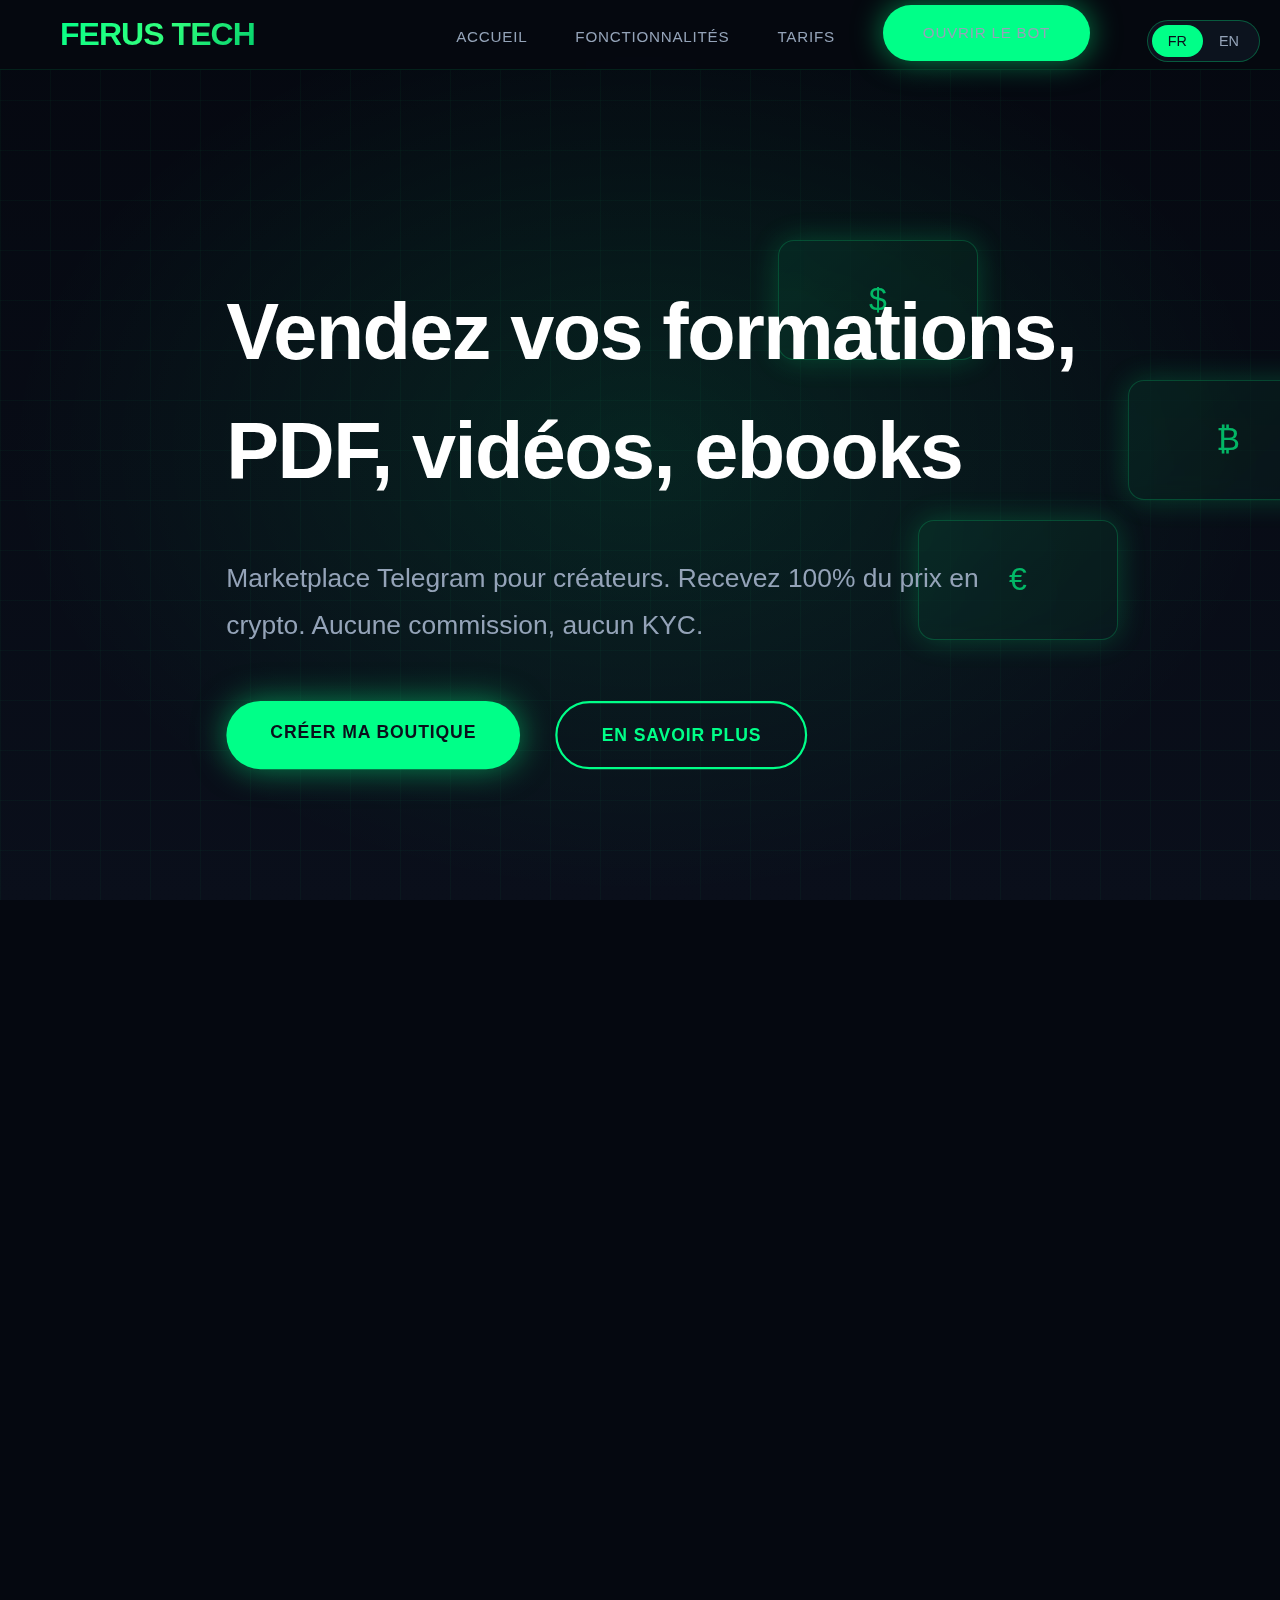
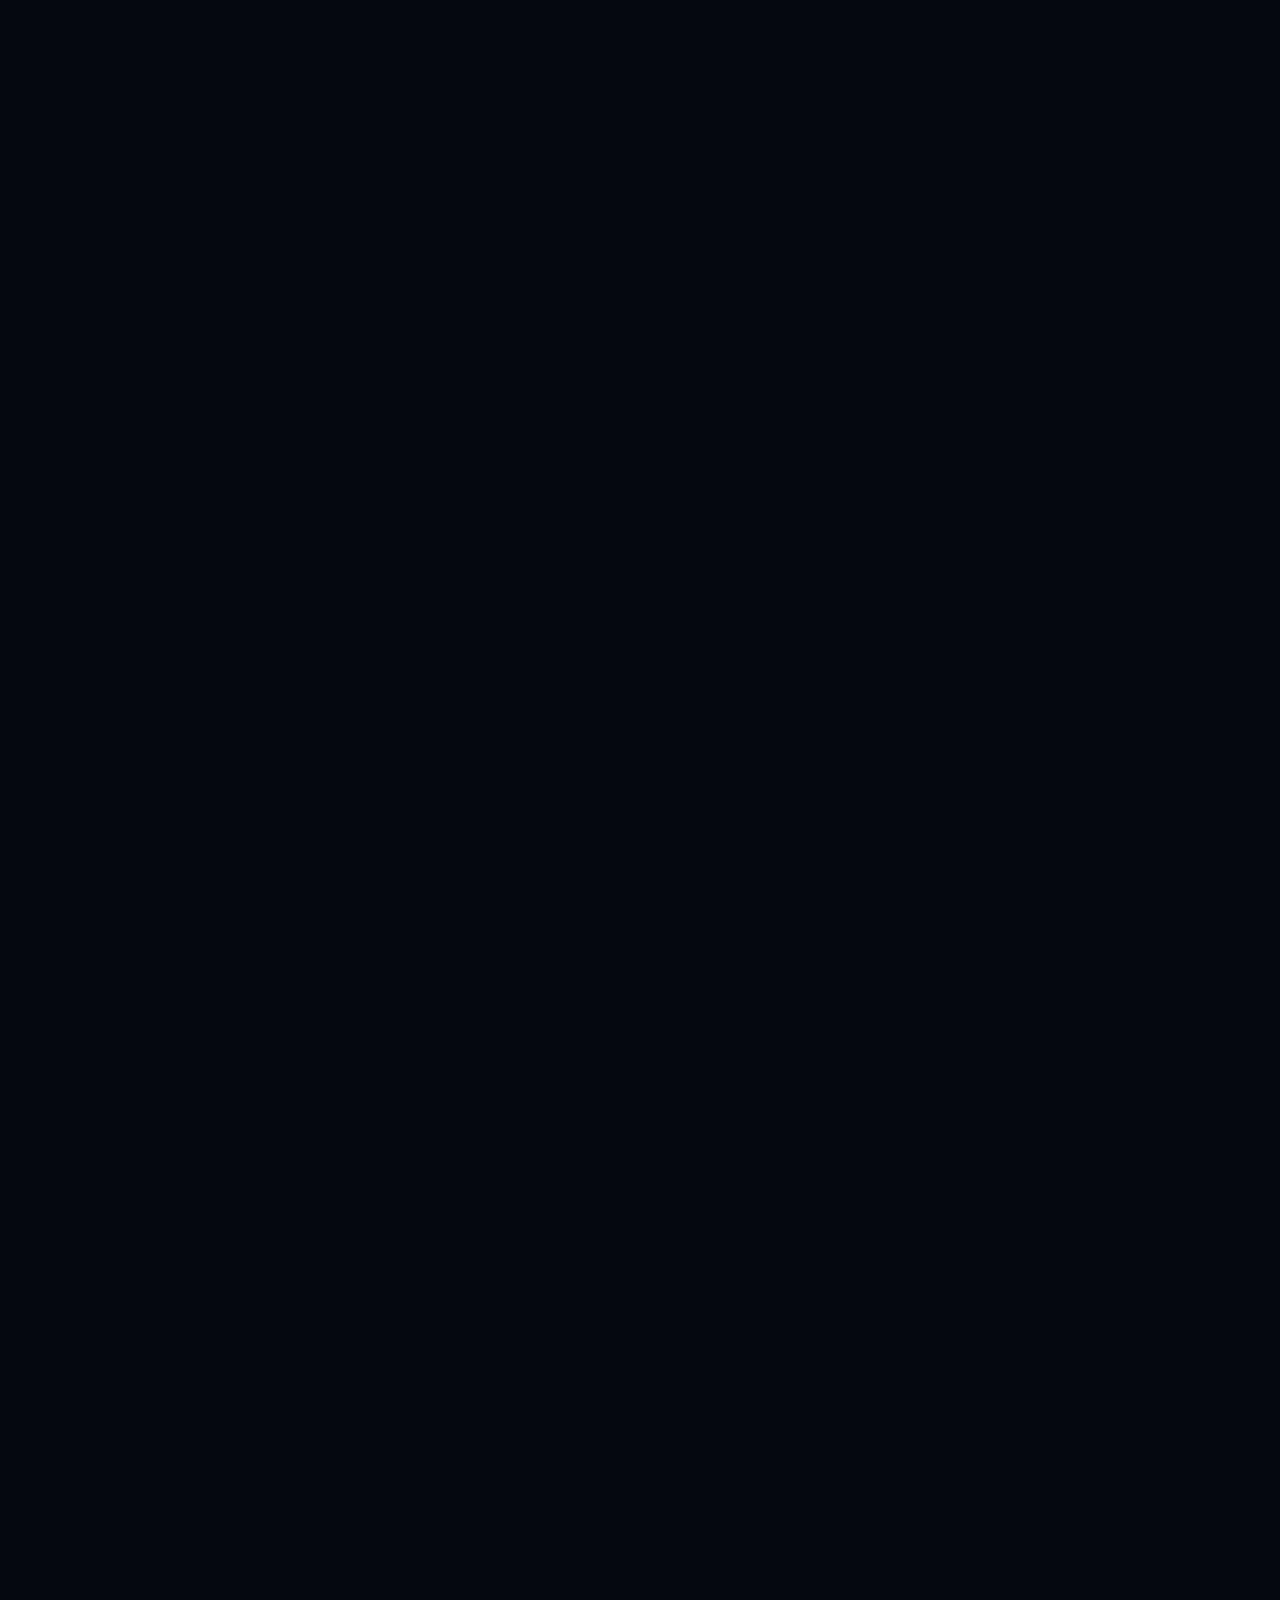
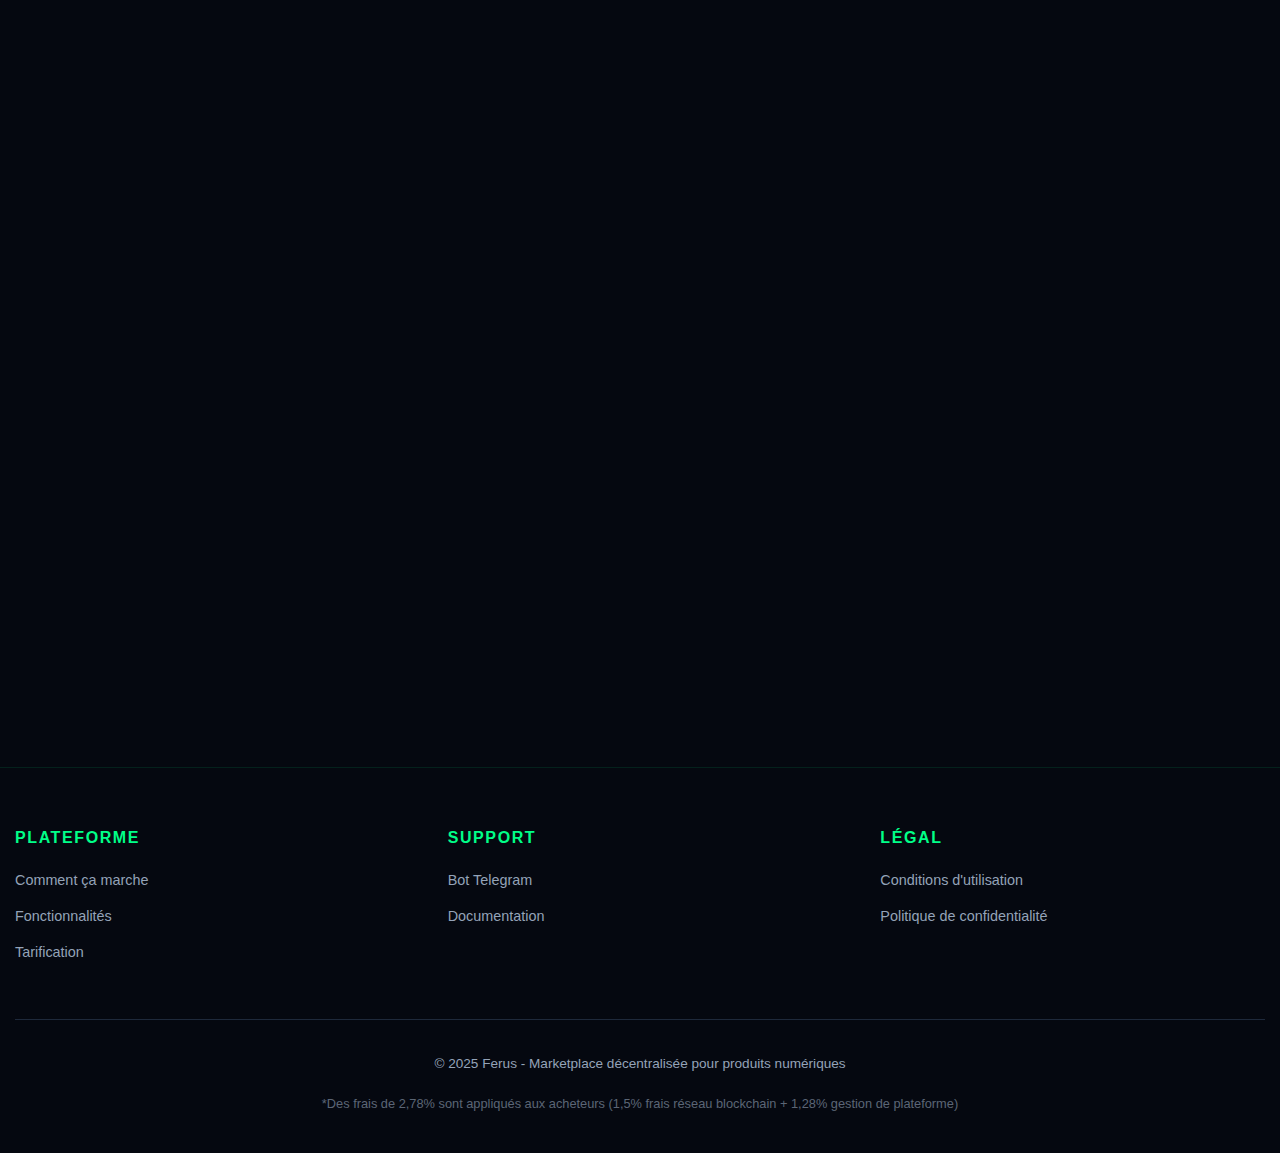
<file: site.html>
<!DOCTYPE html>
<html lang="fr">
<head>
    <meta charset="UTF-8">
    <meta name="viewport" content="width=device-width, initial-scale=1.0">
    <title>Ferus - Marketplace décentralisée pour produits numériques</title>
    <meta name="description" content="Révolutionnez votre approche des cartes cadeaux crypto avec notre formation exclusive et programme d'affiliation automatisé.">
    
    <style>
        * {
            margin: 0;
            padding: 0;
            box-sizing: border-box;
        }

        :root {
            --neon-green: #00ff88;
            --bright-green: #00ff00;
            --lime-green: #32ff7e;
            --dark-green: #00cc6a;
            --bg-dark: #0a0f1b;
            --bg-darker: #050810;
            --bg-card: #0d1520;
            --bg-card-hover: #111928;
            --text-white: #ffffff;
            --text-gray: #94a3b8;
            --text-light: #cbd5e1;
            --border-color: #1e293b;
            --gradient-green: linear-gradient(135deg, #00ff88 0%, #00cc6a 100%);
            --gradient-neon: linear-gradient(135deg, #00ff88 0%, #32ff7e 50%, #00cc6a 100%);
        }

        body {
            font-family: -apple-system, BlinkMacSystemFont, 'Inter', 'Segoe UI', Roboto, sans-serif;
            background: var(--bg-darker);
            color: var(--text-white);
            line-height: 1.6;
            overflow-x: hidden;
            -webkit-font-smoothing: antialiased;
            -moz-osx-font-smoothing: grayscale;
        }

        /* Typography */
        h1, h2, h3, h4 {
            line-height: 1.2;
            font-weight: 800;
            letter-spacing: -0.02em;
        }

        h1 {
            font-size: clamp(3rem, 6vw, 4.5rem);
            margin-bottom: 2.5rem;
        }

        h2 {
            font-size: clamp(2.5rem, 5vw, 4rem);
            margin-bottom: 1.5rem;
        }

        h3 {
            font-size: clamp(1.5rem, 3vw, 2rem);
            margin-bottom: 1rem;
        }

        p {
            margin-bottom: 1rem;
            color: var(--text-gray);
            line-height: 1.8;
            font-size: 1.1rem;
        }

        /* Layout */
        .container {
            max-width: 1400px;
            margin: 0 auto;
            padding: 0 40px;
        }

        @media (max-width: 768px) {
            .container {
                padding: 0 20px;
            }
        }

        /* Header */
        header {
            background: rgba(5, 8, 16, 0.95);
            backdrop-filter: blur(20px);
            -webkit-backdrop-filter: blur(20px);
            border-bottom: 1px solid rgba(0, 255, 136, 0.1);
            position: fixed;
            width: 100%;
            top: 0;
            z-index: 1000;
            transition: all 0.3s cubic-bezier(0.4, 0, 0.2, 1);
        }

        .header-inner {
            max-width: 1200px;
            margin: 0 auto;
            padding: 0 20px;
            padding-right: 150px !important; /* ← AJOUTEZ CETTE LIGNE */
           
        }

        header nav {
            display: flex;
            justify-content: space-between;
            align-items: center;
            width: 100%; /* Gardez cette ligne */
            padding: 0rem 0;
}

        header.scrolled {
            background: rgba(5, 8, 16, 0.98);
            box-shadow: 0 10px 30px rgba(0, 0, 0, 0.5);
        }

        nav {
            display: flex;
            justify-content: space-between;
            align-items: center;
            padding: 1.5rem 0;
        }

        .logo {
            font-size: 2rem;
            font-weight: 900;
            background: var(--gradient-neon);
            -webkit-background-clip: text;
            -webkit-text-fill-color: transparent;
            background-clip: text;
            text-transform: uppercase;
            letter-spacing: -0.03em;
        }

        @media (max-width: 768px) {
            .logo {
                font-size: 1.3rem;
            }
        }

        .nav-links {
            display: flex;
            gap: 3rem;
            list-style: none;
            align-items: center;
            margin-top: 5px;
        
        }

        .nav-links a {
            color: var(--text-gray);
            text-decoration: none;
            font-weight: 500;
            transition: color 0.3s;
            position: relative;
            font-size: 0.95rem;
            text-transform: uppercase;
            letter-spacing: 0.05em;
        }

        .nav-links a:hover {
            color: var(--neon-green);
        }

        /* Buttons */
        .btn {
            display: inline-block;
            padding: 16px 40px;
            border-radius: 50px;
            font-weight: 700;
            text-decoration: none;
            transition: all 0.3s cubic-bezier(0.4, 0, 0.2, 1);
            cursor: pointer;
            border: none;
            font-size: 1rem;
            position: relative;
            overflow: hidden;
            text-transform: uppercase;
            letter-spacing: 0.05em;
        }

        .btn-primary {
            background: var(--neon-green);
            color: var(--bg-dark);
            box-shadow: 0 0 30px rgba(0, 255, 136, 0.5);
        }

        .btn-primary:hover {
            transform: translateY(-2px);
            box-shadow: 0 0 50px rgba(0, 255, 136, 0.7);
        }

        .btn-secondary {
            background: transparent;
            color: var(--neon-green);
            border: 2px solid var(--neon-green);
            box-shadow: inset 0 0 0 0 var(--neon-green);
        }

        .btn-secondary:hover {
            box-shadow: inset 0 0 0 2px var(--neon-green);
            background: rgba(0, 255, 136, 0.1);
        }

/* Language Switcher */
.language-switcher {
    position: fixed;
    top: 20px;
    right: 20px;
    z-index: 1001;
    display: flex;
    background: rgba(13, 21, 32, 0.9);
    border: 1px solid rgba(0, 255, 136, 0.3);
    border-radius: 50px;
    padding: 4px;
    backdrop-filter: blur(10px);
}

@media (max-width: 768px) {
    .language-switcher {
        position: absolute !important;
        top: 50% !important;
        right: 20px !important; /* ← CHANGER 60px par 20px */
        transform: translateY(-50%) !important;
        z-index: 1002;
        margin: 0;
    }
}

.language-switcher button {
    background: transparent;
    border: none;
    color: var(--text-gray);
    padding: 8px 16px;
    border-radius: 50px;
    cursor: pointer;
    font-weight: 500;
    transition: all 0.3s ease;
    font-size: 0.9rem;
}

@media (max-width: 768px) {
    .language-switcher {
        padding: 3px;
    }

    .language-switcher button {
        padding: 5px 10px;
        font-size: 0.75rem;
    }
}

.language-switcher button.active {
    background: var(--neon-green);
    color: var(--bg-dark);
}

.language-switcher button:hover:not(.active) {
    color: var(--neon-green);
}
        /* Hero Section */
        .hero {
            min-height: 100vh;
            display: flex;
            align-items: center;
            position: relative;
            background: radial-gradient(ellipse at center, rgba(0, 255, 136, 0.1) 0%, transparent 70%), linear-gradient(180deg, var(--bg-darker) 0%, var(--bg-dark) 100%);
            overflow: hidden;
            box-sizing: border-box;
        }

        .hero::before {
            content: '';
            position: absolute;
            top: 0;
            left: 0;
            right: 0;
            bottom: 0;
            background-image: 
                linear-gradient(rgba(0, 255, 136, 0.03) 1px, transparent 1px),
                linear-gradient(90deg, rgba(0, 255, 136, 0.03) 1px, transparent 1px);
            background-size: 50px 50px;
            animation: grid-move 20s linear infinite;
        }

        @keyframes grid-move {
            0% { transform: translate(0, 0); }
            100% { transform: translate(50px, 50px); }
        }

        .hero-content {
            position: relative;
            z-index: 2;
            max-width: 900px;
            padding-top: 100px;
            transform: scale(1.1);
            transform-origin: top center;
            padding-left: 20px;
            width: 100%;
        }

        .hero h1 {
            font-weight: 900;
            margin-bottom: 2.5rem;
            line-height: 1.5;
            animation: fadeInUp 0.8s ease;
        }

        .hero-subtitle {
            font-size: 1.5rem;
            color: var(--text-gray);
            margin-bottom: 3rem;
            animation: fadeInUp 0.8s ease 0.2s both;
            max-width: 700px;
        }

        .hero-cta {
            display: flex;
            gap: 2rem;
            flex-wrap: wrap;
            animation: fadeInUp 0.8s ease 0.4s both;
        }

        .hero-visual {
            position: absolute;
            right: -10%;
            top: 50%;
            transform: translateY(-50%);
            width: 700px;
            height: 700px;
            z-index: 1;
            will-change: transform;
        }

        /* Animated Particles */
        .particles-container {
            position: absolute;
            width: 100%;
            height: 100%;
        }

        .particle {
            position: absolute;
            width: 4px;
            height: 4px;
            background: var(--neon-green);
            border-radius: 50%;
            opacity: 0;
        }

        .particle:nth-child(1) { left: 5%; top: 15%; animation: float-particle 18s infinite 0s; }
        .particle:nth-child(2) { left: 25%; top: 40%; animation: float-particle 20s infinite 0.4s; }
        .particle:nth-child(3) { left: 45%; top: 10%; animation: float-particle 16s infinite 0.8s; }
        .particle:nth-child(4) { left: 65%; top: 55%; animation: float-particle 22s infinite 0.3s; }
        .particle:nth-child(5) { left: 15%; top: 70%; animation: float-particle 17s infinite 1.1s; }
        .particle:nth-child(6) { left: 80%; top: 25%; animation: float-particle 19s infinite 0.6s; }
        .particle:nth-child(7) { left: 35%; top: 60%; animation: float-particle 21s infinite 1.4s; }
        .particle:nth-child(8) { left: 55%; top: 35%; animation: float-particle 15s infinite 0.9s; }
        .particle:nth-child(9) { left: 90%; top: 80%; animation: float-particle 18s infinite 0.5s; }
        .particle:nth-child(10) { left: 70%; top: 50%; animation: float-particle 20s infinite 1.2s; }

        @keyframes float-particle {
            0% {
                transform: translateY(100vh) translateX(0) scale(0.5);
                opacity: 0;
            }
            10% {
                opacity: 0.6;
                transform: translateY(80vh) translateX(15px) scale(1);
            }
            30% {
                opacity: 0.8;
                transform: translateY(50vh) translateX(-20px) scale(1);
            }
            50% {
                opacity: 1;
                transform: translateY(20vh) translateX(25px) scale(1);
            }
            70% {
                opacity: 0.7;
                transform: translateY(-10vh) translateX(-15px) scale(1);
            }
            90% {
                opacity: 0.3;
                transform: translateY(-40vh) translateX(10px) scale(0.8);
            }
            100% {
                opacity: 0;
                transform: translateY(-60vh) translateX(0) scale(0.3);
            }
        }

        /* Floating Cards Animation */
        .floating-cards {
            position: absolute;
            width: 100%;
            height: 100%;
            transform-style: preserve-3d;
            animation: rotate-cards 20s linear infinite;
        }

        .floating-card {
            position: absolute;
            width: 200px;
            height: 120px;
            background: linear-gradient(135deg, rgba(0, 255, 136, 0.1) 0%, rgba(0, 255, 136, 0.05) 100%);
            border: 1px solid rgba(0, 255, 136, 0.3);
            border-radius: 16px;
            backdrop-filter: blur(10px);
            display: flex;
            align-items: center;
            justify-content: center;
            font-size: 2rem;
            color: var(--neon-green);
            opacity: 0.7;
            box-shadow: 0 0 30px rgba(0, 255, 136, 0.3);
        }

        .floating-card:nth-child(1) {
            top: 20%;
            left: 10%;
            animation: float-card-1 8s ease-in-out infinite;
        }

        .floating-card:nth-child(2) {
            top: 60%;
            left: 30%;
            animation: float-card-2 10s ease-in-out infinite;
        }

        .floating-card:nth-child(3) {
            top: 40%;
            left: 60%;
            animation: float-card-3 12s ease-in-out infinite;
        }

        @keyframes float-card-1 {
            0%, 100% { transform: translate(0, 0) rotate(5deg); }
            50% { transform: translate(30px, -30px) rotate(-5deg); }
        }

        @keyframes float-card-2 {
            0%, 100% { transform: translate(0, 0) rotate(-5deg); }
            50% { transform: translate(-40px, 20px) rotate(5deg); }
        }

        @keyframes float-card-3 {
            0%, 100% { transform: translate(0, 0) rotate(3deg); }
            50% { transform: translate(20px, 40px) rotate(-3deg); }
        }

        @keyframes rotate-cards {
            from { transform: rotateY(0deg); }
            to { transform: rotateY(360deg); }
        }

        @keyframes pulse {
            0%, 100% { transform: scale(1); opacity: 0.3; }
            50% { transform: scale(1.1); opacity: 0.5; }
        }

        @keyframes fadeInUp {
            from {
                opacity: 0;
                transform: translateY(40px);
            }
            to {
                opacity: 1;
                transform: translateY(0);
            }
        }

        /* Core Functionality Section */
        .core-section {
            padding: 120px 0;
            background: var(--bg-dark);
            position: relative;
            overflow: hidden;
        }

        .core-section::before {
            content: '';
            position: absolute;
            top: 0;
            left: -50%;
            width: 200%;
            height: 100%;
            background: radial-gradient(circle at center, rgba(0, 255, 136, 0.05) 0%, transparent 50%);
            animation: rotate-slow 30s linear infinite;
        }

        @keyframes rotate-slow {
            from { transform: rotate(0deg); }
            to { transform: rotate(360deg); }
        }

        .section-header {
            text-align: center;
            margin-bottom: 5rem;
            position: relative;
            z-index: 1;
        }

        .section-header h2 {
            font-weight: 900;
            margin-bottom: 1.5rem;
        }

        .section-header p {
            font-size: 1.25rem;
            color: var(--text-light);
            max-width: 700px;
            margin: 0 auto;
        }

        .core-grid {
            display: grid;
            grid-template-columns: repeat(auto-fit, minmax(380px, 1fr));
            gap: 2rem;
            position: relative;
            z-index: 1;
        }

        .core-card {
            background: linear-gradient(135deg, rgba(0, 255, 136, 0.1) 0%, rgba(0, 255, 136, 0.05) 100%);
            border: 1px solid rgba(0, 255, 136, 0.2);
            border-radius: 24px;
            padding: 3rem;
            transition: all 0.4s cubic-bezier(0.4, 0, 0.2, 1);
            position: relative;
            overflow: hidden;
        }

        .core-card::before {
            content: '';
            position: absolute;
            top: 0;
            left: 0;
            right: 0;
            bottom: 0;
            background: radial-gradient(circle at top left, rgba(0, 255, 136, 0.1) 0%, transparent 50%);
            opacity: 0;
            transition: opacity 0.4s ease;
        }

        .core-card:hover {
            transform: translateY(-10px) scale(1.02);
            border-color: var(--neon-green);
            box-shadow: 0 20px 60px rgba(0, 255, 136, 0.2);
        }

        .core-card:hover::before {
            opacity: 1;
        }

        .core-card h3 {
            color: var(--text-white);
            margin-bottom: 1.5rem;
            font-size: 1.75rem;
        }

        .core-card p {
            font-size: 1.1rem;
            line-height: 1.8;
            color: var(--text-gray);
        }

        /* Features Section */
        .features {
            padding: 120px 0;
            background: linear-gradient(180deg, var(--bg-dark) 0%, var(--bg-darker) 100%);
            position: relative;
        }

        .features-grid {
            display: grid;
            grid-template-columns: repeat(auto-fit, minmax(350px, 1fr));
            gap: 3rem;
            margin-top: 5rem;
        }

        .feature-card {
            background: var(--bg-card);
            border: 1px solid var(--border-color);
            border-radius: 20px;
            padding: 2.5rem;
            transition: all 0.3s cubic-bezier(0.4, 0, 0.2, 1);
            position: relative;
            overflow: hidden;
        }

        .feature-card::after {
            content: '';
            position: absolute;
            top: 0;
            left: 0;
            width: 100%;
            height: 4px;
            background: var(--gradient-neon);
            transform: scaleX(0);
            transition: transform 0.3s ease;
            transform-origin: left;
        }

        .feature-card:hover {
            background: var(--bg-card-hover);
            transform: translateY(-5px);
            border-color: rgba(0, 255, 136, 0.3);
        }

        .feature-card:hover::after {
            transform: scaleX(1);
        }

        .feature-icon {
            width: 70px;
            height: 70px;
            background: rgba(0, 255, 136, 0.1);
            border: 1px solid rgba(0, 255, 136, 0.3);
            border-radius: 16px;
            display: flex;
            align-items: center;
            justify-content: center;
            font-size: 2rem;
            margin-bottom: 2rem;
            color: var(--neon-green);
            position: relative;
            overflow: hidden;
        }

        .feature-icon::before {
            content: '';
            position: absolute;
            top: 50%;
            left: 50%;
            transform: translate(-50%, -50%);
            width: 100%;
            height: 100%;
            background: radial-gradient(circle, rgba(0, 255, 136, 0.2) 0%, transparent 70%);
            opacity: 0;
            transition: opacity 0.3s ease;
        }

        .feature-card:hover .feature-icon::before {
            opacity: 1;
        }

        /* Icon placeholders */
        .icon-placeholder {
            width: 40px;
            height: 40px;
            background: linear-gradient(135deg, var(--neon-green) 0%, var(--dark-green) 100%);
            mask-size: contain;
            mask-repeat: no-repeat;
            mask-position: center;
            -webkit-mask-size: contain;
            -webkit-mask-repeat: no-repeat;
            -webkit-mask-position: center;
        }

        .icon-book {
            mask-image: url("data:image/svg+xml,%3Csvg xmlns='http://www.w3.org/2000/svg' viewBox='0 0 24 24' fill='none' stroke='currentColor' stroke-width='2'%3E%3Cpath d='M4 19.5A2.5 2.5 0 0 1 6.5 17H20'%3E%3C/path%3E%3Cpath d='M6.5 2H20v20H6.5A2.5 2.5 0 0 1 4 19.5v-15A2.5 2.5 0 0 1 6.5 2z'%3E%3C/path%3E%3C/svg%3E");
            -webkit-mask-image: url("data:image/svg+xml,%3Csvg xmlns='http://www.w3.org/2000/svg' viewBox='0 0 24 24' fill='none' stroke='currentColor' stroke-width='2'%3E%3Cpath d='M4 19.5A2.5 2.5 0 0 1 6.5 17H20'%3E%3C/path%3E%3Cpath d='M6.5 2H20v20H6.5A2.5 2.5 0 0 1 4 19.5v-15A2.5 2.5 0 0 1 6.5 2z'%3E%3C/path%3E%3C/svg%3E");
        }

        .icon-bot {
            mask-image: url("data:image/svg+xml,%3Csvg xmlns='http://www.w3.org/2000/svg' viewBox='0 0 24 24' fill='none' stroke='currentColor' stroke-width='2'%3E%3Crect x='3' y='11' width='18' height='10' rx='2' ry='2'%3E%3C/rect%3E%3Cpath d='M7 11V7a5 5 0 0 1 10 0v4'%3E%3C/path%3E%3C/svg%3E");
            -webkit-mask-image: url("data:image/svg+xml,%3Csvg xmlns='http://www.w3.org/2000/svg' viewBox='0 0 24 24' fill='none' stroke='currentColor' stroke-width='2'%3E%3Crect x='3' y='11' width='18' height='10' rx='2' ry='2'%3E%3C/rect%3E%3Cpath d='M7 11V7a5 5 0 0 1 10 0v4'%3E%3C/path%3E%3C/svg%3E");
        }

        .icon-support {
            mask-image: url("data:image/svg+xml,%3Csvg xmlns='http://www.w3.org/2000/svg' viewBox='0 0 24 24' fill='none' stroke='currentColor' stroke-width='2'%3E%3Cpath d='M12 2C6.48 2 2 6.48 2 12s4.48 10 10 10 10-4.48 10-10S17.52 2 12 2z'%3E%3C/path%3E%3Cpath d='M12 16v-4m0-4h.01'%3E%3C/path%3E%3C/svg%3E");
            -webkit-mask-image: url("data:image/svg+xml,%3Csvg xmlns='http://www.w3.org/2000/svg' viewBox='0 0 24 24' fill='none' stroke='currentColor' stroke-width='2'%3E%3Cpath d='M12 2C6.48 2 2 6.48 2 12s4.48 10 10 10 10-4.48 10-10S17.52 2 12 2z'%3E%3C/path%3E%3Cpath d='M12 16v-4m0-4h.01'%3E%3C/path%3E%3C/svg%3E");
        }

        .icon-money {
            mask-image: url("data:image/svg+xml,%3Csvg xmlns='http://www.w3.org/2000/svg' viewBox='0 0 24 24' fill='none' stroke='currentColor' stroke-width='2'%3E%3Cpath d='M12 2v20M17 5H9.5a3.5 3.5 0 0 0 0 7h5a3.5 3.5 0 0 1 0 7H6'%3E%3C/path%3E%3C/svg%3E");
            -webkit-mask-image: url("data:image/svg+xml,%3Csvg xmlns='http://www.w3.org/2000/svg' viewBox='0 0 24 24' fill='none' stroke='currentColor' stroke-width='2'%3E%3Cpath d='M12 2v20M17 5H9.5a3.5 3.5 0 0 0 0 7h5a3.5 3.5 0 0 1 0 7H6'%3E%3C/path%3E%3C/svg%3E");
        }

        .icon-update {
            mask-image: url("data:image/svg+xml,%3Csvg xmlns='http://www.w3.org/2000/svg' viewBox='0 0 24 24' fill='none' stroke='currentColor' stroke-width='2'%3E%3Cpath d='M21 2v6h-6M3 12a9 9 0 0 1 15-6.7L21 8M3 22v-6h6M21 12a9 9 0 0 1-15 6.7L3 16'%3E%3C/path%3E%3C/svg%3E");
            -webkit-mask-image: url("data:image/svg+xml,%3Csvg xmlns='http://www.w3.org/2000/svg' viewBox='0 0 24 24' fill='none' stroke='currentColor' stroke-width='2'%3E%3Cpath d='M21 2v6h-6M3 12a9 9 0 0 1 15-6.7L21 8M3 22v-6h6M21 12a9 9 0 0 1-15 6.7L3 16'%3E%3C/path%3E%3C/svg%3E");
        }

        .icon-lightning {
            mask-image: url("data:image/svg+xml,%3Csvg xmlns='http://www.w3.org/2000/svg' viewBox='0 0 24 24' fill='none' stroke='currentColor' stroke-width='2'%3E%3Cpolygon points='13 2 3 14 12 14 11 22 21 10 12 10 13 2'%3E%3C/polygon%3E%3C/svg%3E");
            -webkit-mask-image: url("data:image/svg+xml,%3Csvg xmlns='http://www.w3.org/2000/svg' viewBox='0 0 24 24' fill='none' stroke='currentColor' stroke-width='2'%3E%3Cpolygon points='13 2 3 14 12 14 11 22 21 10 12 10 13 2'%3E%3C/polygon%3E%3C/svg%3E");
        }

        /* Features Grid with background patterns */
        .feature-card {
            background: var(--bg-card);
            border: 1px solid var(--border-color);
            border-radius: 20px;
            padding: 2.5rem;
            transition: all 0.3s cubic-bezier(0.4, 0, 0.2, 1);
            position: relative;
            overflow: hidden;
        }

        .feature-card::before {
            content: '';
            position: absolute;
            top: -50%;
            right: -50%;
            width: 200%;
            height: 200%;
            background: radial-gradient(circle, rgba(0, 255, 136, 0.05) 0%, transparent 50%);
            opacity: 0;
            transition: opacity 0.3s ease;
            pointer-events: none;
        }

        .feature-card:hover::before {
            opacity: 1;
        }

        /* Visual Sections */
        .visual-section {
            padding: 120px 0;
            background: var(--bg-darker);
            position: relative;
            overflow: hidden;
        }

        .visual-content {
            display: grid;
            grid-template-columns: 1fr 1fr;
            gap: 5rem;
            align-items: center;
        }

        .visual-text h2 {
            margin-bottom: 2rem;
        }

        .visual-text p {
            font-size: 1.2rem;
            margin-bottom: 2rem;
        }

        .visual-image {
            position: relative;
            height: 600px;
            background: linear-gradient(135deg, rgba(0, 255, 136, 0.1) 0%, transparent 100%);
            border-radius: 24px;
            overflow: hidden;
        }

        .visual-image::before {
            content: '';
            position: absolute;
            top: 50%;
            left: 50%;
            transform: translate(-50%, -50%);
            width: 80%;
            height: 80%;
            background: radial-gradient(circle, rgba(0, 255, 136, 0.2) 0%, transparent 70%);
            filter: blur(60px);
            animation: pulse 4s ease-in-out infinite;
        }

        /* Benefits Grid */
        .benefits-section {
            padding: 120px 0;
            background: var(--bg-dark);
            position: relative;
        }

        .benefits-grid {
            display: grid;
            grid-template-columns: repeat(2, 1fr);
            gap: 3rem;
            margin-top: 5rem;
        }

        .benefit-card {
            background: var(--bg-card);
            border: 1px solid var(--border-color);
            border-radius: 20px;
            padding: 3rem;
            display: flex;
            align-items: flex-start;
            gap: 2rem;
            transition: all 0.3s ease;
        }

        .benefit-card:hover {
            transform: translateX(10px);
            border-color: rgba(0, 255, 136, 0.3);
            background: var(--bg-card-hover);
        }

        .benefit-icon {
            width: 60px;
            height: 60px;
            background: rgba(0, 255, 136, 0.1);
            border-radius: 12px;
            display: flex;
            align-items: center;
            justify-content: center;
            color: var(--neon-green);
            font-size: 1.5rem;
            flex-shrink: 0;
        }

        .benefit-content h3 {
            color: var(--text-white);
            margin-bottom: 1rem;
            font-size: 1.5rem;
        }

        /* Partner Section */
        .partner-section {
            padding: 120px 0;
            background: linear-gradient(180deg, var(--bg-darker) 0%, var(--bg-dark) 100%);
            position: relative;
            overflow: hidden;
        }

        .partner-hero {
            background: linear-gradient(135deg, rgba(0, 255, 136, 0.1) 0%, rgba(0, 255, 136, 0.05) 100%);
            border: 2px solid rgba(0, 255, 136, 0.3);
            border-radius: 32px;
            padding: 5rem;
            text-align: center;
            margin: 4rem 0;
            position: relative;
            overflow: hidden;
        }

        .partner-hero::before {
            content: '';
            position: absolute;
            top: -50%;
            left: -50%;
            width: 200%;
            height: 200%;
            background: radial-gradient(circle, rgba(0, 255, 136, 0.1) 0%, transparent 50%);
            animation: rotate-slow 20s linear infinite;
        }

        .partner-hero h3 {
            font-size: 3rem;
            margin-bottom: 1.5rem;
            background: var(--gradient-neon);
            -webkit-background-clip: text;
            -webkit-text-fill-color: transparent;
            background-clip: text;
            position: relative;
            z-index: 1;
        }

        .commission-showcase {
            display: grid;
            grid-template-columns: repeat(4, 1fr);
            gap: 2rem;
            margin: 5rem 0;
        }

        .commission-card {
            background: var(--bg-card);
            border: 1px solid rgba(0, 255, 136, 0.2);
            border-radius: 20px;
            padding: 2.5rem;
            text-align: center;
            transition: all 0.3s ease;
            position: relative;
            overflow: hidden;
        }

        .commission-card::before {
            content: '';
            position: absolute;
            top: 50%;
            left: 50%;
            transform: translate(-50%, -50%);
            width: 100px;
            height: 100px;
            background: radial-gradient(circle, rgba(0, 255, 136, 0.2) 0%, transparent 70%);
            filter: blur(40px);
            opacity: 0;
            transition: opacity 0.3s ease;
        }

        .commission-card:hover {
            transform: translateY(-10px);
            border-color: var(--neon-green);
        }

        .commission-card:hover::before {
            opacity: 1;
        }

        .commission-amount {
            font-size: 3rem;
            font-weight: 900;
            color: var(--neon-green);
            margin-bottom: 0.5rem;
        }

        /* Pricing Section */
        .pricing {
            padding: 120px 0;
            background: var(--bg-dark);
            position: relative;
        }

        .pricing-wrapper {
            max-width: 700px;
            margin: 0 auto;
        }

        .pricing-card {
            background: linear-gradient(135deg, var(--bg-card) 0%, rgba(13, 21, 32, 0.8) 100%);
            border: 2px solid var(--neon-green);
            border-radius: 32px;
            padding: 4rem;
            position: relative;
            overflow: hidden;
            box-shadow: 0 0 100px rgba(0, 255, 136, 0.2);
        }

        .pricing-card::before {
            content: '';
            position: absolute;
            top: -100px;
            right: -100px;
            width: 300px;
            height: 300px;
            background: radial-gradient(circle, rgba(0, 255, 136, 0.1) 0%, transparent 70%);
            animation: float 6s ease-in-out infinite;
        }

        @keyframes float {
            0%, 100% { transform: translate(0, 0); }
            50% { transform: translate(-30px, 30px); }
        }

        .price-header {
            text-align: center;
            margin-bottom: 3rem;
            position: relative;
            z-index: 1;
        }

        .price-tag {
            display: flex;
            align-items: baseline;
            justify-content: center;
            gap: 1.5rem;
            margin: 2rem 0;
        }

        .price-current {
            font-size: 5rem;
            font-weight: 900;
            background: var(--gradient-neon);
            -webkit-background-clip: text;
            -webkit-text-fill-color: transparent;
            background-clip: text;
        }

        .price-original {
            font-size: 2.5rem;
            color: var(--text-gray);
            text-decoration: line-through;
            opacity: 0.5;
        }

        .price-features {
            list-style: none;
            margin: 3rem 0;
            position: relative;
            z-index: 1;
        }

        .price-features li {
            padding: 1.25rem;
            border-bottom: 1px solid rgba(255, 255, 255, 0.05);
            display: flex;
            align-items: center;
            gap: 1rem;
            font-size: 1.1rem;
            color: var(--text-light);
        }

        .price-features li::before {
            content: '✓';
            color: var(--neon-green);
            font-weight: bold;
            font-size: 1.3rem;
            display: flex;
            align-items: center;
            justify-content: center;
            width: 24px;
            height: 24px;
            background: rgba(0, 255, 136, 0.1);
            border-radius: 50%;
        }

        /* CTA Section */
        .cta-section {
            padding: 80px 0;
            background: linear-gradient(135deg, rgba(0, 255, 136, 0.05) 0%, transparent 100%);
            text-align: center;
            position: relative;
            overflow: hidden;
        }

        .cta-section::before {
            content: '';
            position: absolute;
            top: 50%;
            left: 50%;
            transform: translate(-50%, -50%);
            width: 600px;
            height: 600px;
            background: radial-gradient(circle, rgba(0, 255, 136, 0.1) 0%, transparent 70%);
            filter: blur(100px);
        }

        .cta-content {
            position: relative;
            z-index: 1;
        }

        .cta-section h2 {
            margin-bottom: 1.5rem;
            font-size: clamp(1.75rem, 3vw, 2.5rem);
        }

        .cta-section p {
            font-size: 1.15rem;
            margin-bottom: 2rem;
            color: var(--text-light);
        }

        .cta-section .btn-large {
            padding: 14px 32px;
            font-size: 1rem;
        }

        /* Footer */
        footer {
            background: var(--bg-darker);
            padding: 60px 0 30px;
            border-top: 1px solid rgba(0, 255, 136, 0.1);
        }

        .footer-content {
            display: grid;
            grid-template-columns: repeat(auto-fit, minmax(200px, 1fr));
            gap: 3rem;
            margin-bottom: 3rem;
        }

        .footer-section h4 {
            color: var(--neon-green);
            margin-bottom: 1rem;
            font-size: 1rem;
            text-transform: uppercase;
            letter-spacing: 0.1em;
        }

        .footer-links {
            list-style: none;
        }

        .footer-links a {
            color: var(--text-gray);
            text-decoration: none;
            display: block;
            padding: 0.4rem 0;
            transition: all 0.3s ease;
            position: relative;
            font-size: 0.9rem;
        }

        .footer-links a:hover {
            color: var(--neon-green);
            transform: translateX(5px);
        }

        .footer-bottom {
            text-align: center;
            padding-top: 2rem;
            border-top: 1px solid var(--border-color);
            color: var(--text-gray);
        }

        .footer-bottom p {
            font-size: 0.85rem;
            margin-bottom: 0.5rem;
        }

        @media (max-width: 768px) {

         
            footer {
                padding: 40px 0 20px;
            }

            .footer-content {
                grid-template-columns: repeat(3, 1fr);
                gap: 1rem;
                margin-bottom: 1.5rem;
            }

            .footer-section {
                min-height: 120px;
            }

            .footer-section h4 {
                font-size: 0.75rem;
                margin-bottom: 0.5rem;
            }

            .footer-links {
                display: flex;
                flex-direction: column;
            }

            .footer-links li {
                line-height: 1.4;
            }

            .footer-links a {
                padding: 0.25rem 0;
                font-size: 0.7rem;
            }

            .footer-bottom {
                padding-top: 1.5rem;
            }

            .footer-bottom p {
                font-size: 0.65rem;
                line-height: 1.4;
            }
        }

        /* Mobile Responsive */
        @media (max-width: 1024px) {
            .visual-content {
                grid-template-columns: 1fr;
                gap: 3rem;
            }

            .visual-image {
                height: 400px;
            }

            .benefits-grid {
                grid-template-columns: 1fr;
            }

            .commission-showcase {
                grid-template-columns: repeat(2, 1fr);
            }
        }

        /* Mobile Menu */
        .mobile-menu-btn {
            display: none;
            background: none;
            border: none;
            color: var(--neon-green);
            font-size: 1.3rem;
            cursor: pointer;
            padding: 0.5rem;
            z-index: 1002;
        }

        /* Carousel Controls - Hidden by default, shown on mobile */
        .carousel-controls {
            display: none;
        }

        .carousel-dots {
            display: none;
        }

        @media (max-width: 768px) {
            .mobile-menu-btn {
                display: block;
                margin-left: auto;
                margin-top: 10px;
                width: 50px !important;        /* Largeur */
                height: 50px !important;       /* Hauteur */
                font-size: 2rem !important;    /* Taille du texte ☰ */
                background: rgba(0, 255, 136, 0.1) !important;
                border: 1px solid rgba(0, 255, 136, 0.3) !important;
                border-radius: 8px !important;
                display: flex !important;
                align-items: center !important;
                justify-content: center !important;
                cursor: pointer !important;
            }

            .header-inner {
                height: 70px;
                padding: 0 15px;
            }
            .logo {
                 font-size: 1.5rem !important; /* Plus gros */
                 margin-top: 15px;
    }

            .hero {
                align-items: flex-start;
                padding-top: 6rem;
                padding-bottom: 3rem;
                justify-content: center;
            }

            .hero-content {
                max-width: 100%;
            }

            .nav-links {
                display: none;
                position: fixed;
                top: 80px;
                left: 0;
                right: 0;
                background: rgba(5, 8, 16, 0.98);
                flex-direction: column;
                padding: 2rem;
                gap: 1.5rem;
                border-bottom: 1px solid rgba(0, 255, 136, 0.2);
                backdrop-filter: blur(20px);
            }

            .nav-links.active {
                display: flex;
            }

            h1 {
                font-size: 2rem !important;
                line-height: 1.6;
                margin-bottom: 2rem;
            }

            .hero h1 {
                font-size: 2rem !important;
                line-height: 1.6;
                margin-bottom: 2rem;
            }

            .hero-cta {
                margin-top: 3rem;
            }

            p {
                margin-bottom: 1.5rem;
            }

            .hero-subtitle {
                margin-bottom: 2rem;
            }

            h2 {
                font-size: 1.5rem;
            }

            h3 {
                font-size: 1.15rem;
            }

            p {
                font-size: 0.9rem;
                line-height: 1.6;
            }

            .hero-subtitle {
                font-size: 1rem;
            }

            .btn {
                padding: 12px 24px;
                font-size: 0.9rem;
            }



            .hero-cta {
                flex-direction: column;
                align-items: flex-start;
                gap: 1rem;
            }

            .carousel-wrapper {
                overflow: hidden;
                position: relative;
                padding-bottom: 3rem;
            }

            .core-grid.carousel-wrapper .carousel-container {
                display: flex;
                gap: 1rem;
                overflow-x: auto;
                scroll-behavior: smooth;
                scrollbar-width: none;
                -ms-overflow-style: none;
                padding: 0 1rem;
                scroll-snap-type: x mandatory;
            }

            .features-grid.carousel-wrapper .carousel-container {
                display: flex;
                gap: 1rem;
                overflow-x: auto;
                scroll-behavior: smooth;
                scrollbar-width: none;
                -ms-overflow-style: none;
                padding: 0 1rem;
                scroll-snap-type: x mandatory;
            }

            .carousel-container::-webkit-scrollbar {
                display: none;
            }

            .carousel-wrapper .core-card {
                min-width: 250px;
                max-width: 250px;
                flex-shrink: 0;
                padding: 1.5rem;
                scroll-snap-align: start;
            }

            .carousel-wrapper .core-card h3 {
                font-size: 1.1rem;
            }

            .carousel-wrapper .core-card p {
                font-size: 0.9rem;
            }

            .carousel-wrapper .feature-card {
                min-width: 250px;
                max-width: 250px;
                flex-shrink: 0;
                padding: 1.25rem;
                scroll-snap-align: start;
            }

            .carousel-controls {
                display: flex !important;
                justify-content: center;
                gap: 1rem;
                margin-top: 2rem;
            }

            .carousel-btn {
                background: rgba(0, 255, 136, 0.1);
                border: 1px solid rgba(0, 255, 136, 0.3);
                color: var(--neon-green);
                width: 40px;
                height: 40px;
                border-radius: 50%;
                display: flex;
                align-items: center;
                justify-content: center;
                cursor: pointer;
                transition: all 0.3s ease;
                font-size: 1.2rem;
            }

            .carousel-btn:hover {
                background: rgba(0, 255, 136, 0.2);
                border-color: var(--neon-green);
            }

            .carousel-btn:active {
                transform: scale(0.95);
            }

            .carousel-dots {
                display: flex !important;
                justify-content: center;
                gap: 0.5rem;
                margin-top: 1rem;
            }

            .carousel-dot {
                width: 8px;
                height: 8px;
                border-radius: 50%;
                background: rgba(0, 255, 136, 0.3);
                transition: all 0.3s ease;
                cursor: pointer;
            }

            .carousel-dot.active {
                background: var(--neon-green);
                width: 24px;
                border-radius: 4px;
            }

          

            .floating-card:nth-child(1) {
                top: 65% !important;
                left: 5% !important;
            }

            .floating-card:nth-child(2) {
                top: 75% !important;
                left: 70% !important; /* Côté droit */
            }

            .floating-card:nth-child(3) {
                top: 85% !important;
                left: 35% !important; /* Centre bas */
            }
        }


            .pricing-card {
                padding: 1.5rem 1rem;
            }

            .price-current {
                font-size: 2.5rem;
            }

            .price-features {
                margin: 1.5rem 0;
            }

            .price-features li {
                padding: 0.6rem;
                font-size: 0.85rem;
            }

            .price-header h3 {
                font-size: 1.4rem;
            }

            .price-tag {
                margin: 1.5rem 0;
            }

            .partner-hero {
                padding: 2rem 1.5rem;
            }

            .commission-showcase {
                grid-template-columns: 1fr;
            }

            .feature-icon {
                width: 50px;
                height: 50px;
            }

            .section-header h2 {
                font-size: 1.5rem;
            }

            .section-header p {
                font-size: 0.9rem;
            }

            .container {
                padding: 0 15px;
            }

            .core-section,
            .features,
            .pricing,
            .cta-section {
                padding: 50px 0;
            }

            .visual-section {
                padding: 50px 0;
            }

           

            .hero-content {
                padding-top: 80px;
            }

        /* ========================================
           DESKTOP ADJUSTMENTS (min-width: 769px)
           ======================================== */
        @media (min-width: 769px) {
            /* Fix 3: Logo plus à gauche en desktop */
            header nav {
                justify-content: flex-start;
                gap: 4rem;
            }

            .nav-links {
                margin-left: auto;
            }

            .hero-content {
                max-width: 1000px;
            }
        }

        /* Animations and Effects */
        .fade-in {
            opacity: 0;
            transform: translateY(30px);
            transition: all 0.8s cubic-bezier(0.4, 0, 0.2, 1);
        }

        .fade-in.visible {
            opacity: 1;
            transform: translateY(0);
        }

        .glow {
            position: relative;
        }

        .glow::after {
            content: '';
            position: absolute;
            top: -3px;
            left: -3px;
            right: -3px;
            bottom: -3px;
            background: var(--gradient-neon);
            border-radius: inherit;
            filter: blur(15px);
            opacity: 0;
            transition: opacity 0.3s ease;
            z-index: -1;
        }

        .glow:hover::after {
            opacity: 0.6;
        }

        /* Scrollbar */
        ::-webkit-scrollbar {
            width: 10px;
        }

        ::-webkit-scrollbar-track {
            background: var(--bg-darker);
        }

        ::-webkit-scrollbar-thumb {
            background: rgba(0, 255, 136, 0.3);
            border-radius: 5px;
        }

        ::-webkit-scrollbar-thumb:hover {
            background: rgba(0, 255, 136, 0.5);
        }

        /* Loading Animation */
        .loading-dots {
            display: inline-flex;
            gap: 0.3rem;
        }

        .loading-dots span {
            width: 8px;
            height: 8px;
            background: var(--neon-green);
            border-radius: 50%;
            animation: loading 1.4s ease-in-out infinite;
        }

        .loading-dots span:nth-child(2) {
            animation-delay: 0.2s;
        }

        .loading-dots span:nth-child(3) {
            animation-delay: 0.4s;
        }

        @keyframes loading {
            0%, 80%, 100% {
                transform: scale(0);
                opacity: 0.5;
            }
            40% {
                transform: scale(1);
                opacity: 1;
            }
        }
    </style>
</head>
<body>
    <!-- Header -->
    <header id="header">
        <div class="header-inner">
            <nav>
                <div class="logo">FERUS TECH</div>
                <button class="mobile-menu-btn" id="mobile-menu-btn">☰</button>
                <ul class="nav-links" id="nav-links">
                    <li><a href="#home" data-translate="nav-home">Accueil</a></li>
                    <li><a href="#core" data-translate="nav-features">Fonctionnalités</a></li>
                    <li><a href="#pricing" data-translate="nav-pricing">Tarifs</a></li>
                    <li><a href="https://t.me/VotreBotTelegram" class="btn btn-primary" data-translate="nav-bot">Ouvrir le bot</a></li>
                </ul>
            </nav>
            <div class="language-switcher">
                <button class="lang-btn active" data-lang="fr">FR</button>
                <button class="lang-btn" data-lang="en">EN</button>
            </div>
        </div>
    </header>

    <!-- Hero Section -->
    <section class="hero" id="home">
        <div class="container">
            <div class="hero-content">
                <h1 data-translate="hero-title">Vendez vos formations,<br>PDF, vidéos, ebooks</h1>
                <p class="hero-subtitle" data-translate="hero-subtitle">
                    Marketplace décentralisée. Paiements crypto instantanés, 0% frais vendeur, intégration Telegram native.
                </p>
                <div class="hero-cta">
                    <a href="https://t.me/VotreBotTelegram" class="btn btn-primary btn-large glow" data-translate="hero-cta-start">Créer ma boutique</a>
                    <a href="#core" class="btn btn-secondary btn-large" data-translate="hero-cta-learn">En savoir plus</a>
                </div>
            </div>
        </div>
        <div class="hero-visual">
            <div class="particles-container">
                <div class="particle"></div>
                <div class="particle"></div>
                <div class="particle"></div>
                <div class="particle"></div>
                <div class="particle"></div>
                <div class="particle"></div>
                <div class="particle"></div>
                <div class="particle"></div>
                <div class="particle"></div>
                <div class="particle"></div>
                
            </div>
            <div class="floating-cards">
                <div class="floating-card">$</div>
                <div class="floating-card">€</div>
                <div class="floating-card">₿</div>
            </div>
        </div>
    </section>

    <!-- Core Functionality 
    <section class="core-section fade-in" id="core">
        <div class="container">
            <div class="section-header">
                <h2 data-translate="core-title">Core Functionality</h2>
                <p data-translate="core-subtitle">Créez votre boutique et commencez à vendre en quelques minutes</p>
            </div>
            <div class="core-grid">
                <div class="core-card">
                    <h3 data-translate="core-card1-title">Créez votre boutique</h3>
                    <p data-translate="core-card1-text">Uploadez vos fichiers (PDF, ZIP, MP4). Définissez prix et descriptions. Votre catalogue est en ligne en 5 minutes.</p>
                </div>
                <div class="core-card">
                    <h3 data-translate="core-card2-title">Recevez vos paiements</h3>
                    <p data-translate="core-card2-text">Les acheteurs paient en crypto (BTC, ETH, USDT, USDC, LTC, XRP, SOL, BNB). Vous recevez 100% directement sur votre wallet Solana.</p>
                </div>
                <div class="core-card">
                    <h3 data-translate="core-card3-title">Livraison automatique</h3>
                    <p data-translate="core-card3-text">Pas de gestion manuelle. Le bot envoie les fichiers automatiquement après chaque achat confirmé.</p>
                </div>
            </div>
            <div class="carousel-controls">
                <button class="carousel-btn" onclick="scrollCarousel('core-carousel', -1)">‹</button>
                <button class="carousel-btn" onclick="scrollCarousel('core-carousel', 1)">›</button>
            </div>
            <div class="carousel-dots" id="core-dots"></div>
        </div>
    </section>-->

    <!-- Visual Section -->
    <section class="visual-section fade-in" id ="core">
        <div class="container">
            <div class="visual-content">
                <div class="visual-text">
                    <h2 data-translate="visual-title">Advanced Technology<br>Capabilities</h2>
                    <p data-translate="visual-text">Infrastructure complète pour vendeurs : gestion des produits, analytics détaillées, paiements automatiques en Solana.</p>
                    <a href="#features" class="btn btn-primary" data-translate="visual-cta">Découvrir les Features</a>
                </div>
                <div class="visual-image"></div>
            </div>
        </div>
    </section>

    <!-- Features Grid -->
    <section class="features fade-in" id="features">
        <div class="container">
            <div class="section-header">
                <h2 data-translate="features-title">Tout Ce Dont Vous Avez Besoin</h2>
                <p data-translate="features-subtitle">Marketplace conçue pour les créateurs de contenu numérique</p>
            </div>
            <div class="features-grid">
                <div class="feature-card">
                    <div class="feature-icon">
                        <div class="icon-placeholder icon-book"></div>
                    </div>
                    <h3 data-translate="feature1-title">Vendez vos connaissances</h3>
                    <p data-translate="feature1-text">Formations, tutoriels, templates, ebooks. Tout format numérique est accepté. Fixez vos prix librement.</p>
                </div>
                <div class="feature-card">
                    <div class="feature-icon">
                        <div class="icon-placeholder icon-bot"></div>
                    </div>
                    <h3 data-translate="feature2-title">Aucune vérification d'identité</h3>
                    <p data-translate="feature2-text">Créez votre compte avec juste un email. Pas de documents, pas de KYC, pas de compte bancaire requis.</p>
                </div>
                <div class="feature-card">
                    <div class="feature-icon">
                        <div class="icon-placeholder icon-support"></div>
                    </div>
                    <h3 data-translate="feature3-title">Paiements crypto instantanés</h3>
                    <p data-translate="feature3-text">Acceptez BTC, ETH, USDT, USDC, LTC, XRP, SOL, BNB. Conversion automatique en Solana sur votre wallet.</p>
                </div>
                <div class="feature-card">
                    <div class="feature-icon">
                        <div class="icon-placeholder icon-money"></div>
                    </div>
                    <h3 data-translate="feature4-title">Zéro frais vendeur*</h3>
                    <p data-translate="feature4-text">Vous gardez 100% de vos ventes. Aucune commission, aucun abonnement mensuel.</p>
                </div>
                <div class="feature-card">
                    <div class="feature-icon">
                        <div class="icon-placeholder icon-update"></div>
                    </div>
                    <h3 data-translate="feature5-title">Analytics en temps réel</h3>
                    <p data-translate="feature5-text">Suivez vos ventes, revenus, produits les plus vendus. Graphiques détaillés accessibles dans Telegram.</p>
                </div>
                <div class="feature-card">
                    <div class="feature-icon">
                        <div class="icon-placeholder icon-lightning"></div>
                    </div>
                    <h3 data-translate="feature6-title">Support client intégré</h3>
                    <p data-translate="feature6-text">Système de tickets pour vos acheteurs. Gérez les demandes directement depuis le bot Telegram.</p>
                </div>
            </div>
            <div class="carousel-controls">
                <button class="carousel-btn" onclick="scrollCarousel('features-carousel', -1)">‹</button>
                <button class="carousel-btn" onclick="scrollCarousel('features-carousel', 1)">›</button>
            </div>
            <div class="carousel-dots" id="features-dots"></div>
        </div>
    </section>


    <!-- Pricing Section -->
    <section class="pricing fade-in" id="pricing">
        <div class="container">
            <div class="section-header">
                <h2>Utilisation gratuite</h2>
                <p>Aucun abonnement. Aucune commission. Version beta.</p>
            </div>
            <div class="pricing-wrapper">
                <div class="pricing-card">
                    <div class="price-header">
                        <h3>Ferus Marketplace</h3>
                        <div class="price-tag">
                            <span class="price-current">Gratuit</span>
                        </div>
                        <p style="color: var(--neon-green); font-size: 1.2rem;">0% de commission*</p>
                    </div>
                    <ul class="price-features">
                        <li>Boutique gratuite</li>
                        <li>100% des revenus (vendeurs)</li>
                        <li>Dashboard analytics complète</li>
                        <li>Paiements directs en crypto</li>
                        <li>Support par tickets</li>
                        <li>Livraison automatique instantanée</li>
                        <li>Paiement en 8 cryptomonnaies</li>
                    </ul>
                    <div style="text-align: center;">
                        <a href="https://t.me/VotreBotTelegram" class="btn btn-primary btn-large glow" data-translate="pricing-cta">Ouvrir le bot</a>
                        <p style="margin-top: 1.5rem; color: var(--text-gray); font-size: 0.9rem;">
                            BTC · ETH · USDT · USDC · LTC · XRP · SOL · BNB
                        </p>
                    </div>
                </div>
            </div>
        </div>
    </section>

    <!-- CTA Section -->
    <section class="cta-section fade-in">
        <div class="container">
            <div class="cta-content">
                <h2 data-translate="cta-title">Prêt à démarrer ?</h2>
                <p data-translate="cta-subtitle">Créez votre boutique gratuite en quelques minutes</p>
                <a href="https://t.me/VotreBotTelegram" class="btn btn-primary btn-large glow" data-translate="cta-main">Ouvrir le bot</a>
            </div>
        </div>
    </section>

    <!-- Footer -->
    <footer>
        <div class="container">
            <div class="footer-content">
                <div class="footer-section">
                    <h4>Plateforme</h4>
                    <ul class="footer-links">
                        <li><a href="#core">Comment ça marche</a></li>
                        <li><a href="#features">Fonctionnalités</a></li>
                        <li><a href="#pricing">Tarification</a></li>
                    </ul>
                </div>
                <div class="footer-section">
                    <h4>Support</h4>
                    <ul class="footer-links">
                        <li><a href="https://t.me/VotreBotTelegram">Bot Telegram</a></li>
                        <li><a href="#">Documentation</a></li>
                    </ul>
                </div>
                <div class="footer-section">
                    <h4>Légal</h4>
                    <ul class="footer-links">
                        <li><a href="#">Conditions d'utilisation</a></li>
                        <li><a href="#">Politique de confidentialité</a></li>
                    </ul>
                </div>
            </div>
            <div class="footer-bottom">
                <p>© 2025 Ferus - Marketplace décentralisée pour produits numériques</p>
                <p style="margin-top: 1rem; font-size: 0.8rem; opacity: 0.6;">
                    *Des frais de 2,78% sont appliqués aux acheteurs (1,5% frais réseau blockchain + 1,28% gestion de plateforme)
                </p>
            </div>
        </div>
    </footer>

    <script>

const translations = {
    fr: {
        "nav-home": "Accueil",
        "nav-features": "Fonctionnalités",
        "nav-sellers": "Vendre",
        "nav-pricing": "Tarifs",
        "nav-bot": "Ouvrir le bot",
        "hero-title": "Vendez vos formations,<br>PDF, vidéos, ebooks",
        "hero-subtitle": "Marketplace Telegram pour créateurs. Recevez 100% du prix en crypto. Aucune commission, aucun KYC.",
        "hero-cta-start": "Créer ma boutique",
        "hero-cta-learn": "En savoir plus",
        "core-title": "Comment ça marche",
        "core-subtitle": "Créez votre boutique et commencez à vendre en quelques minutes",
        "core-card1-title": "Créez votre boutique",
        "core-card1-text": "Uploadez vos fichiers (PDF, ZIP, MP4). Définissez prix et descriptions. Votre catalogue est en ligne en 5 minutes.",
        "core-card2-title": "Recevez vos paiements",
        "core-card2-text": "Les acheteurs paient en crypto (BTC, ETH, USDT, USDC, LTC, XRP, SOL, BNB). Vous recevez 100% directement sur votre wallet Solana.",
        "core-card3-title": "Livraison automatique",
        "core-card3-text": "Pas de gestion manuelle. Le bot envoie les fichiers automatiquement après chaque achat confirmé.",
        "visual-title": "Système<br>automatisé",
        "visual-text": "Infrastructure complète pour vendeurs : gestion des produits, analytics détaillées, paiements automatiques en Solana.",
        "visual-cta": "Voir les fonctionnalités",
        "features-title": "Pourquoi vendre sur Ferus",
        "features-subtitle": "Marketplace conçue pour les créateurs de contenu numérique",
        "feature1-title": "Vendez vos connaissances",
        "feature1-text": "Formations, tutoriels, templates, ebooks. Tout format numérique est accepté. Fixez vos prix librement.",
        "feature2-title": "Aucune vérification d'identité",
        "feature2-text": "Créez votre compte avec juste un email. Pas de documents, pas de KYC, pas de compte bancaire requis.",
        "feature3-title": "Paiements crypto instantanés",
        "feature3-text": "Acceptez BTC, ETH, USDT, USDC, LTC, XRP, SOL, BNB. Conversion automatique en Solana sur votre wallet.",
        "feature4-title": "Zéro frais de plateforme",
        "feature4-text": "Pas de commission sur les ventes*. Pas d'abonnement mensuel. Vous gardez 100% de chaque transaction.",
        "feature5-title": "Analytics en temps réel",
        "feature5-text": "Suivez vos ventes, revenus, produits les plus vendus. Graphiques détaillés accessibles dans Telegram.",
        "feature6-title": "Support client intégré",
        "feature6-text": "Système de tickets pour vos acheteurs. Gérez les demandes directement depuis le bot Telegram.",
        "sellers-title": "Qui peut vendre sur Ferus",
        "sellers-subtitle": "Créateurs, formateurs, développeurs. Si vous avez du contenu numérique à vendre.",
        "sellers-card1-title": "Formateurs & Coachs",
        "sellers-card1-text": "Vendez vos PDF de formation, vidéos de cours, templates professionnels. Parfait pour monétiser votre expertise.",
        "sellers-card2-title": "Développeurs & Designers",
        "sellers-card2-text": "Scripts, plugins, UI kits, mockups. Marketplace internationale avec paiements crypto immédiats.",
        "sellers-card3-title": "Créateurs de contenu",
        "sellers-card3-text": "Ebooks, guides, presets, ressources. Créez votre boutique en 5 min, recevez 100% de vos ventes sans commission.",
        "sellers-cta": "Créer ma boutique",
        "stat1-number": "500+",
        "stat1-label": "Produits vendus",
        "stat2-number": "50+",
        "stat2-label": "Vendeurs actifs",
        "stat3-number": "8",
        "stat3-label": "Cryptomonnaies",
        "stat4-number": "0%",
        "stat4-label": "Commission",
        "preview-sales": "Ventes ce mois",
        "preview-revenue": "Revenus totaux",
        "pricing-title": "Utilisation gratuite",
        "pricing-subtitle": "Aucun abonnement. Aucune commission. Version beta.",
        "pricing-buyer-title": "Acheter",
        "pricing-seller-title": "Vendre",
        "pricing-price": "Gratuit",
        "pricing-badge": "Recommandé",
        "pricing-commission": "de commission",
        "pricing-buy1": "Catalogue de formations numériques",
        "pricing-buy2": "Paiement en 8 cryptomonnaies",
        "pricing-buy3": "Livraison automatique instantanée",
        "pricing-buy4": "Support par tickets",
        "pricing-sell1": "Boutique gratuite",
        "pricing-sell2": "100% des revenus",
        "pricing-sell3": "Dashboard analytics complète",
        "pricing-sell4": "Paiements directs en crypto",
        "pricing-buy-cta": "Explorer le catalogue",
        "pricing-sell-cta": "Créer ma boutique",
        "pricing-footer": "BTC · ETH · USDT · USDC · LTC · XRP · SOL · BNB",
        "cta-title": "Prêt à démarrer ?",
        "cta-subtitle": "Créez votre boutique gratuite en quelques minutes",
        "cta-main": "Ouvrir le bot",
        "pricing-cta": "Ouvrir le bot",
        "footer-copyright": "© 2025 Ferus · Marketplace décentralisée pour produits numériques"
    },
    en: {
        "nav-home": "Home",
        "nav-features": "Features",
        "nav-sellers": "Sell",
        "nav-pricing": "Pricing",
        "nav-bot": "Open bot",
        "hero-title": "Sell your courses,<br>PDFs, videos, ebooks",
        "hero-subtitle": "Telegram marketplace for creators. Receive 100% of the price in crypto. No commission, no KYC.",
        "hero-cta-start": "Create my shop",
        "hero-cta-learn": "Learn more",
        "core-title": "How it works",
        "core-subtitle": "Create your shop and start selling in minutes",
        "core-card1-title": "Create your shop",
        "core-card1-text": "Upload your files (PDF, ZIP, MP4). Set prices and descriptions. Your catalog is online in 5 minutes.",
        "core-card2-title": "Receive your payments",
        "core-card2-text": "Buyers pay in crypto (BTC, ETH, USDT, USDC, LTC, XRP, SOL, BNB). You receive 100% directly to your Solana wallet.",
        "core-card3-title": "Automatic delivery",
        "core-card3-text": "No manual management. The bot sends files automatically after each confirmed purchase.",
        "visual-title": "Automated<br>system",
        "visual-text": "Complete infrastructure for sellers: product management, detailed analytics, automatic Solana payments.",
        "visual-cta": "View features",
        "features-title": "Why sell on Ferus",
        "features-subtitle": "Marketplace designed for digital content creators",
        "feature1-title": "Sell your knowledge",
        "feature1-text": "Courses, tutorials, templates, ebooks. Any digital format accepted. Set your prices freely.",
        "feature2-title": "No identity verification",
        "feature2-text": "Create your account with just an email. No documents, no KYC, no bank account required.",
        "feature3-title": "Instant crypto payments",
        "feature3-text": "Accept BTC, ETH, USDT, USDC, LTC, XRP, SOL, BNB. Automatic conversion to Solana on your wallet.",
        "feature4-title": "Zero platform fees",
        "feature4-text": "No commission on sales. No monthly subscription. You keep 100% of every transaction.",
        "feature5-title": "Real-time analytics",
        "feature5-text": "Track your sales, revenue, best-selling products. Detailed charts accessible in Telegram.",
        "feature6-title": "Integrated customer support",
        "feature6-text": "Ticket system for your buyers. Manage requests directly from the Telegram bot.",
        "sellers-title": "Who can sell on Ferus",
        "sellers-subtitle": "Creators, trainers, developers. If you have digital content to sell.",
        "sellers-card1-title": "Trainers & Coaches",
        "sellers-card1-text": "Sell your training PDFs, course videos, professional templates. Perfect for monetizing your expertise.",
        "sellers-card2-title": "Developers & Designers",
        "sellers-card2-text": "Scripts, plugins, UI kits, mockups. International marketplace with immediate crypto payments.",
        "sellers-card3-title": "Content Creators",
        "sellers-card3-text": "Ebooks, guides, presets, resources. Create your shop in 5 min, receive 100% of your sales without commission.",
        "sellers-cta": "Create my shop",
        "stat1-number": "500+",
        "stat1-label": "Products sold",
        "stat2-number": "50+",
        "stat2-label": "Active sellers",
        "stat3-number": "8",
        "stat3-label": "Cryptocurrencies",
        "stat4-number": "0%",
        "stat4-label": "Commission",
        "preview-sales": "Sales this month",
        "preview-revenue": "Total revenue",
        "pricing-title": "Free to use",
        "pricing-subtitle": "No subscription. No commission. Beta version.",
        "pricing-buyer-title": "Buy",
        "pricing-seller-title": "Sell",
        "pricing-price": "Free",
        "pricing-badge": "Recommended",
        "pricing-commission": "commission",
        "pricing-buy1": "Digital courses catalog",
        "pricing-buy2": "Payment in 8 cryptocurrencies",
        "pricing-buy3": "Instant automatic delivery",
        "pricing-buy4": "Ticket support",
        "pricing-sell1": "Free shop",
        "pricing-sell2": "100% of revenue",
        "pricing-sell3": "Complete analytics dashboard",
        "pricing-sell4": "Direct crypto payments",
        "pricing-buy-cta": "Explore catalog",
        "pricing-sell-cta": "Create my shop",
        "pricing-footer": "BTC · ETH · USDT · USDC · LTC · XRP · SOL · BNB",
        "cta-title": "Ready to start?",
        "cta-subtitle": "Create your free shop in minutes",
        "cta-main": "Open bot",
        "pricing-cta": "Open bot",
        "footer-copyright": "© 2025 Ferus · Decentralized marketplace for digital products"
    }
};

let currentLang = 'fr';

function translatePage(lang) {
    currentLang = lang;
    const elements = document.querySelectorAll('[data-translate]');
    elements.forEach(element => {
        const key = element.getAttribute('data-translate');
        if (translations[lang][key]) {
            element.innerHTML = translations[lang][key];
        }
    });

    document.querySelectorAll('.lang-btn').forEach(btn => btn.classList.remove('active'));
    const activeBtn = document.querySelector(`[data-lang="${lang}"]`);
    if (activeBtn) activeBtn.classList.add('active');

    localStorage.setItem('preferredLanguage', lang);
}

document.querySelectorAll('.lang-btn').forEach(btn => {
    btn.addEventListener('click', function() {
        const lang = this.getAttribute('data-lang');
        translatePage(lang);
    });
});

const savedLang = localStorage.getItem('preferredLanguage') || 'fr';
translatePage(savedLang);

        // Mobile menu toggle
        const mobileMenuBtn = document.getElementById('mobile-menu-btn');
        const navLinks = document.getElementById('nav-links');

        if (mobileMenuBtn) {
            mobileMenuBtn.addEventListener('click', function() {
                navLinks.classList.toggle('active');
                this.textContent = navLinks.classList.contains('active') ? '✕' : '☰';
            });

            // Close menu when clicking on a link
            navLinks.querySelectorAll('a').forEach(link => {
                link.addEventListener('click', () => {
                    navLinks.classList.remove('active');
                    mobileMenuBtn.textContent = '☰';
                });
            });
        }

        // Carousel functionality
        function scrollCarousel(carouselId, direction) {
            const carousel = document.getElementById(carouselId);
            if (!carousel) return;

            const cards = carousel.querySelectorAll('.core-card, .feature-card');
            if (cards.length === 0) return;

            const cardWidth = cards[0].offsetWidth;
            const gap = 16;
            const scrollAmount = (cardWidth + gap) * direction;

            carousel.scrollBy({
                left: scrollAmount,
                behavior: 'smooth'
            });

            setTimeout(() => updateCarouselDots(carouselId), 300);
        }

        function updateCarouselDots(carouselId) {
            const carousel = document.getElementById(carouselId);
            const dotsContainer = document.getElementById(carouselId.replace('-carousel', '-dots'));

            if (!carousel || !dotsContainer || window.innerWidth > 768) return;

            const cards = carousel.querySelectorAll('.core-card, .feature-card');
            if (cards.length === 0) return;

            const cardWidth = cards[0].offsetWidth;
            const gap = 16;
            const scrollLeft = carousel.scrollLeft;
            const activeIndex = Math.round(scrollLeft / (cardWidth + gap));

            dotsContainer.innerHTML = '';
            cards.forEach((_, index) => {
                const dot = document.createElement('div');
                dot.className = 'carousel-dot';
                if (index === activeIndex) dot.classList.add('active');
                dot.onclick = () => {
                    carousel.scrollTo({
                        left: (cardWidth + gap) * index,
                        behavior: 'smooth'
                    });
                    setTimeout(() => updateCarouselDots(carouselId), 300);
                };
                dotsContainer.appendChild(dot);
            });
        }

        // Initialize carousels on mobile
        function initMobileCarousel() {
            if (window.innerWidth <= 768) {
                // Wrap core-grid
                const coreGrid = document.querySelector('.core-grid');
                if (coreGrid && !coreGrid.classList.contains('carousel-wrapper')) {
                    coreGrid.classList.add('carousel-wrapper');
                    const cards = coreGrid.innerHTML;
                    coreGrid.innerHTML = `<div class="carousel-container" id="core-carousel">${cards}</div>`;
                    updateCarouselDots('core-carousel');
                }

                // Wrap features-grid
                const featuresGrid = document.querySelector('.features-grid');
                if (featuresGrid && !featuresGrid.classList.contains('carousel-wrapper')) {
                    featuresGrid.classList.add('carousel-wrapper');
                    const cards = featuresGrid.innerHTML;
                    featuresGrid.innerHTML = `<div class="carousel-container" id="features-carousel">${cards}</div>`;
                    updateCarouselDots('features-carousel');
                }

                document.getElementById('core-carousel')?.addEventListener('scroll', () => {
                    updateCarouselDots('core-carousel');
                });

                document.getElementById('features-carousel')?.addEventListener('scroll', () => {
                    updateCarouselDots('features-carousel');
                });
            } else {
                // Remove carousel wrappers on desktop
                const coreGrid = document.querySelector('.core-grid');
                if (coreGrid && coreGrid.classList.contains('carousel-wrapper')) {
                    const container = coreGrid.querySelector('.carousel-container');
                    if (container) {
                        coreGrid.innerHTML = container.innerHTML;
                        coreGrid.classList.remove('carousel-wrapper');
                    }
                }

                const featuresGrid = document.querySelector('.features-grid');
                if (featuresGrid && featuresGrid.classList.contains('carousel-wrapper')) {
                    const container = featuresGrid.querySelector('.carousel-container');
                    if (container) {
                        featuresGrid.innerHTML = container.innerHTML;
                        featuresGrid.classList.remove('carousel-wrapper');
                    }
                }
            }
        }

        initMobileCarousel();

        window.addEventListener('resize', () => {
            initMobileCarousel();
        });

        // Header scroll effect
        window.addEventListener('scroll', function() {
            const header = document.getElementById('header');
            if (window.scrollY > 50) {
                header.classList.add('scrolled');
            } else {
                header.classList.remove('scrolled');
            }
        });

        // Smooth scrolling
        document.querySelectorAll('a[href^="#"]').forEach(anchor => {
            anchor.addEventListener('click', function (e) {
                e.preventDefault();
                const target = document.querySelector(this.getAttribute('href'));
                if (target) {
                    const headerOffset = 100;
                    const elementPosition = target.getBoundingClientRect().top;
                    const offsetPosition = elementPosition + window.pageYOffset - headerOffset;

                    window.scrollTo({
                        top: offsetPosition,
                        behavior: 'smooth'
                    });
                }
            });
        });

        // Fade in animation on scroll
        const observerOptions = {
            threshold: 0.1,
            rootMargin: '0px 0px -100px 0px'
        };

        const observer = new IntersectionObserver((entries) => {
            entries.forEach(entry => {
                if (entry.isIntersecting) {
                    entry.target.classList.add('visible');
                }
            });
        }, observerOptions);

        document.querySelectorAll('.fade-in').forEach(el => {
            observer.observe(el);
        });

        // Parallax effect - disabled to fix jump bug
        // window.addEventListener('scroll', () => {
        //     const scrolled = window.pageYOffset;
        //     const parallax = document.querySelector('.hero-visual');
        //     if (parallax) {
        //         parallax.style.transform = `translateY(${scrolled * 0.5}px)`;
        //     }
        // });

        // Add loading animation to buttons
        document.querySelectorAll('.btn').forEach(btn => {
            btn.addEventListener('click', function(e) {
                if (this.href && this.href.includes('t.me')) {
                    const originalText = this.innerHTML;
                    this.innerHTML = '<span class="loading-dots"><span></span><span></span><span></span></span>';
                    setTimeout(() => {
                        this.innerHTML = originalText;
                    }, 2000);
                }
            });
        });


    </script>
</body>
</html>
</file>
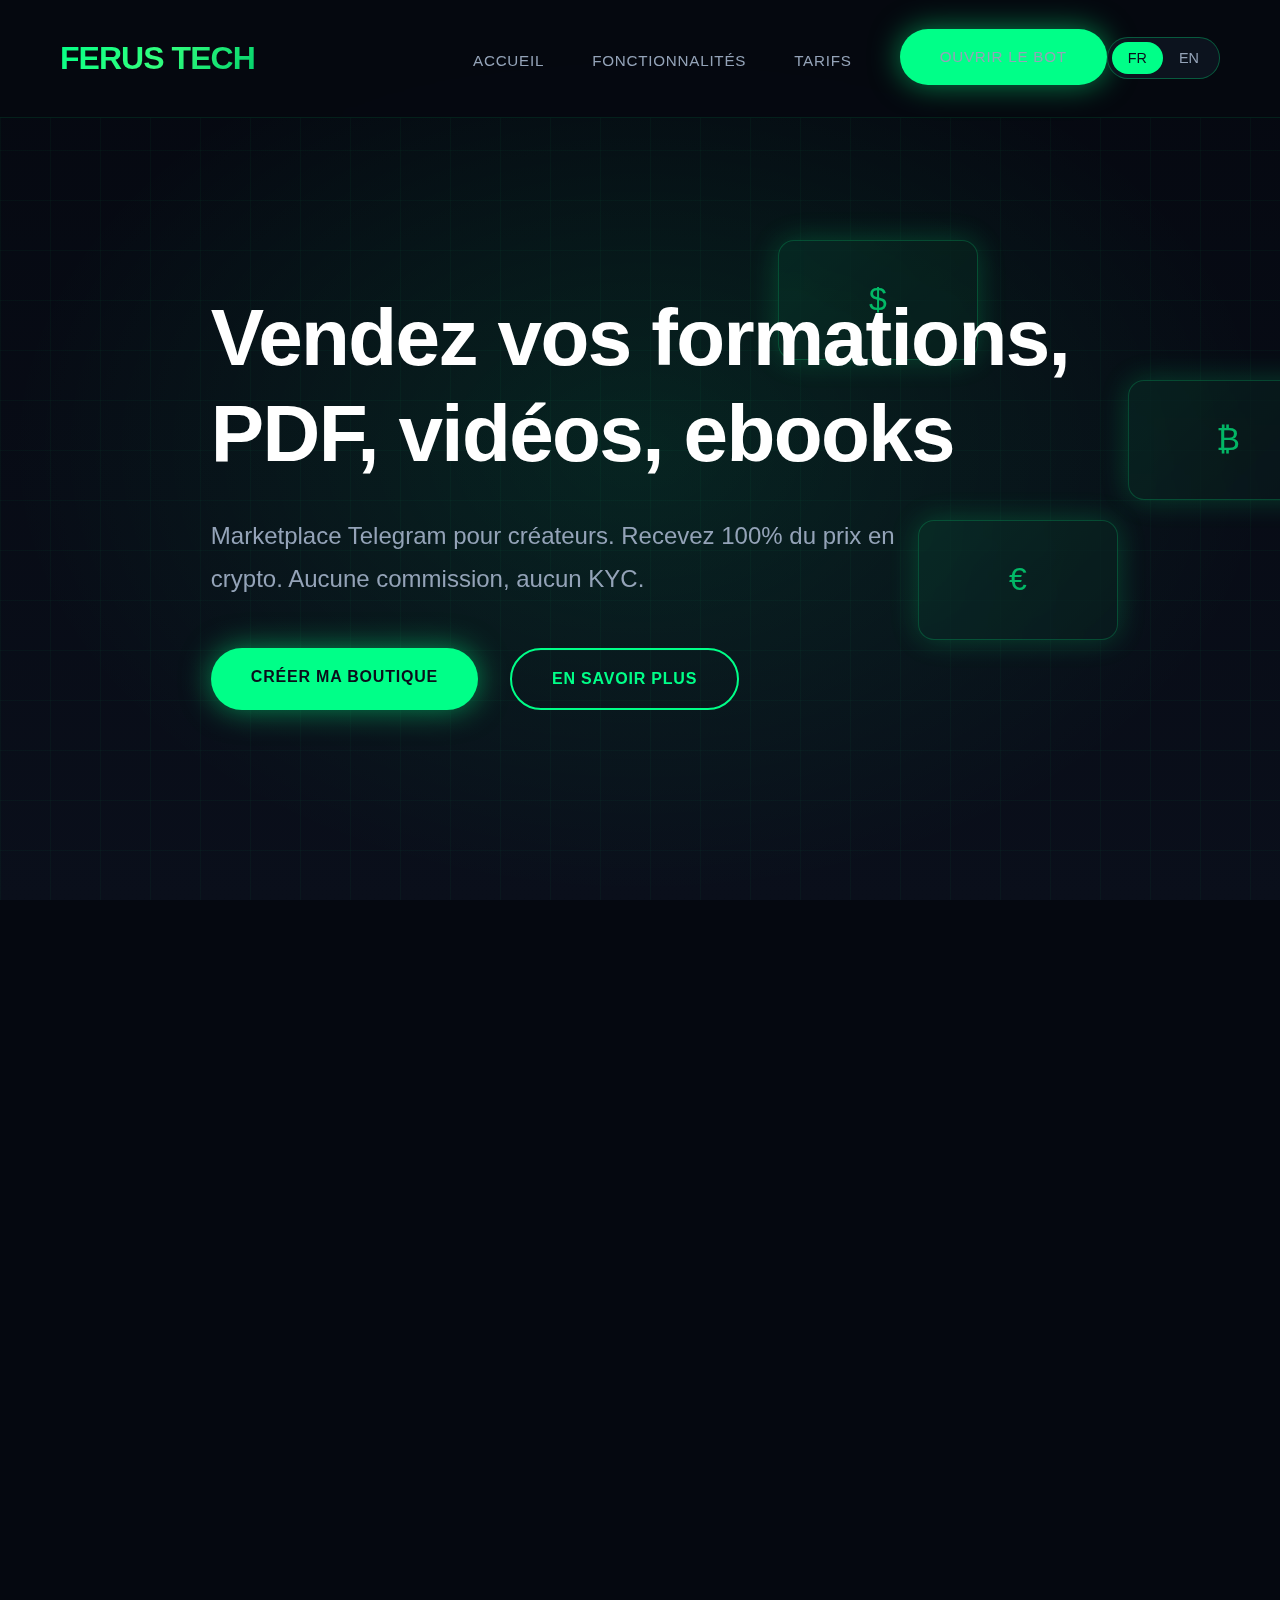
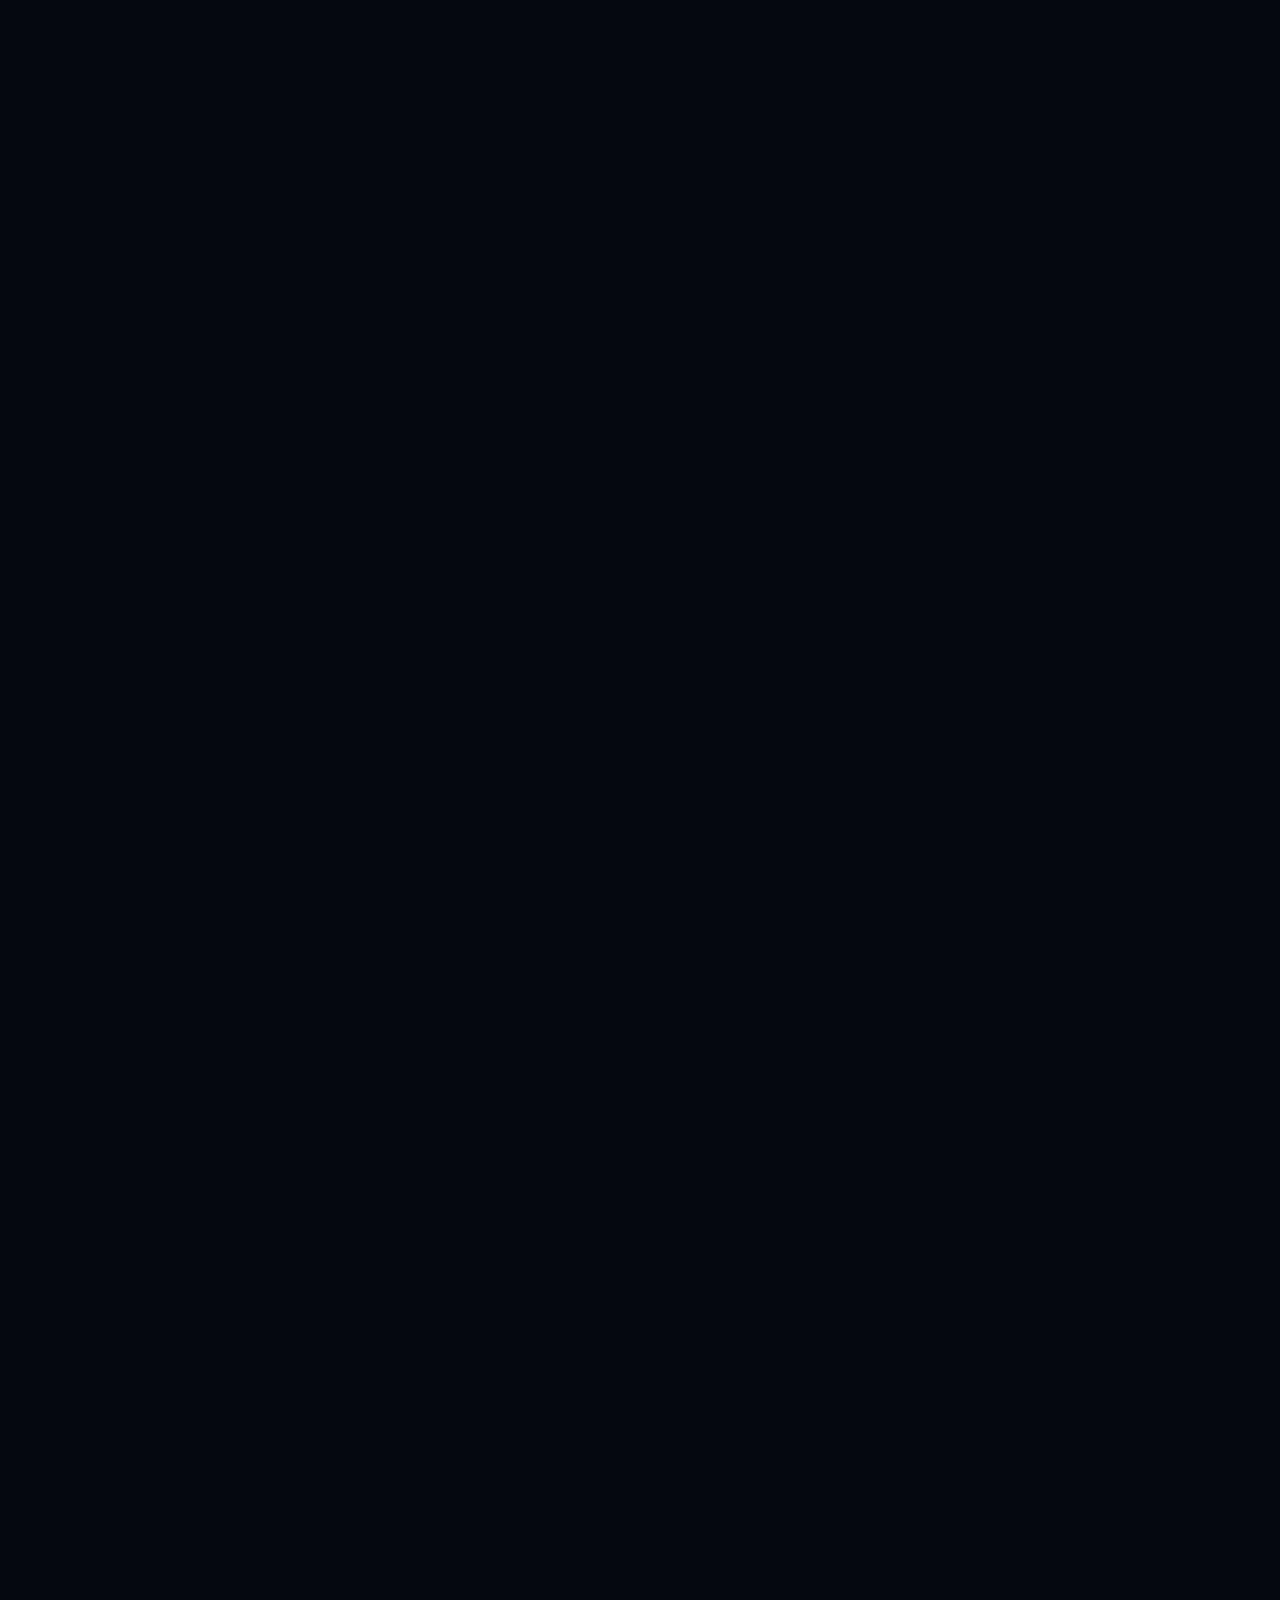
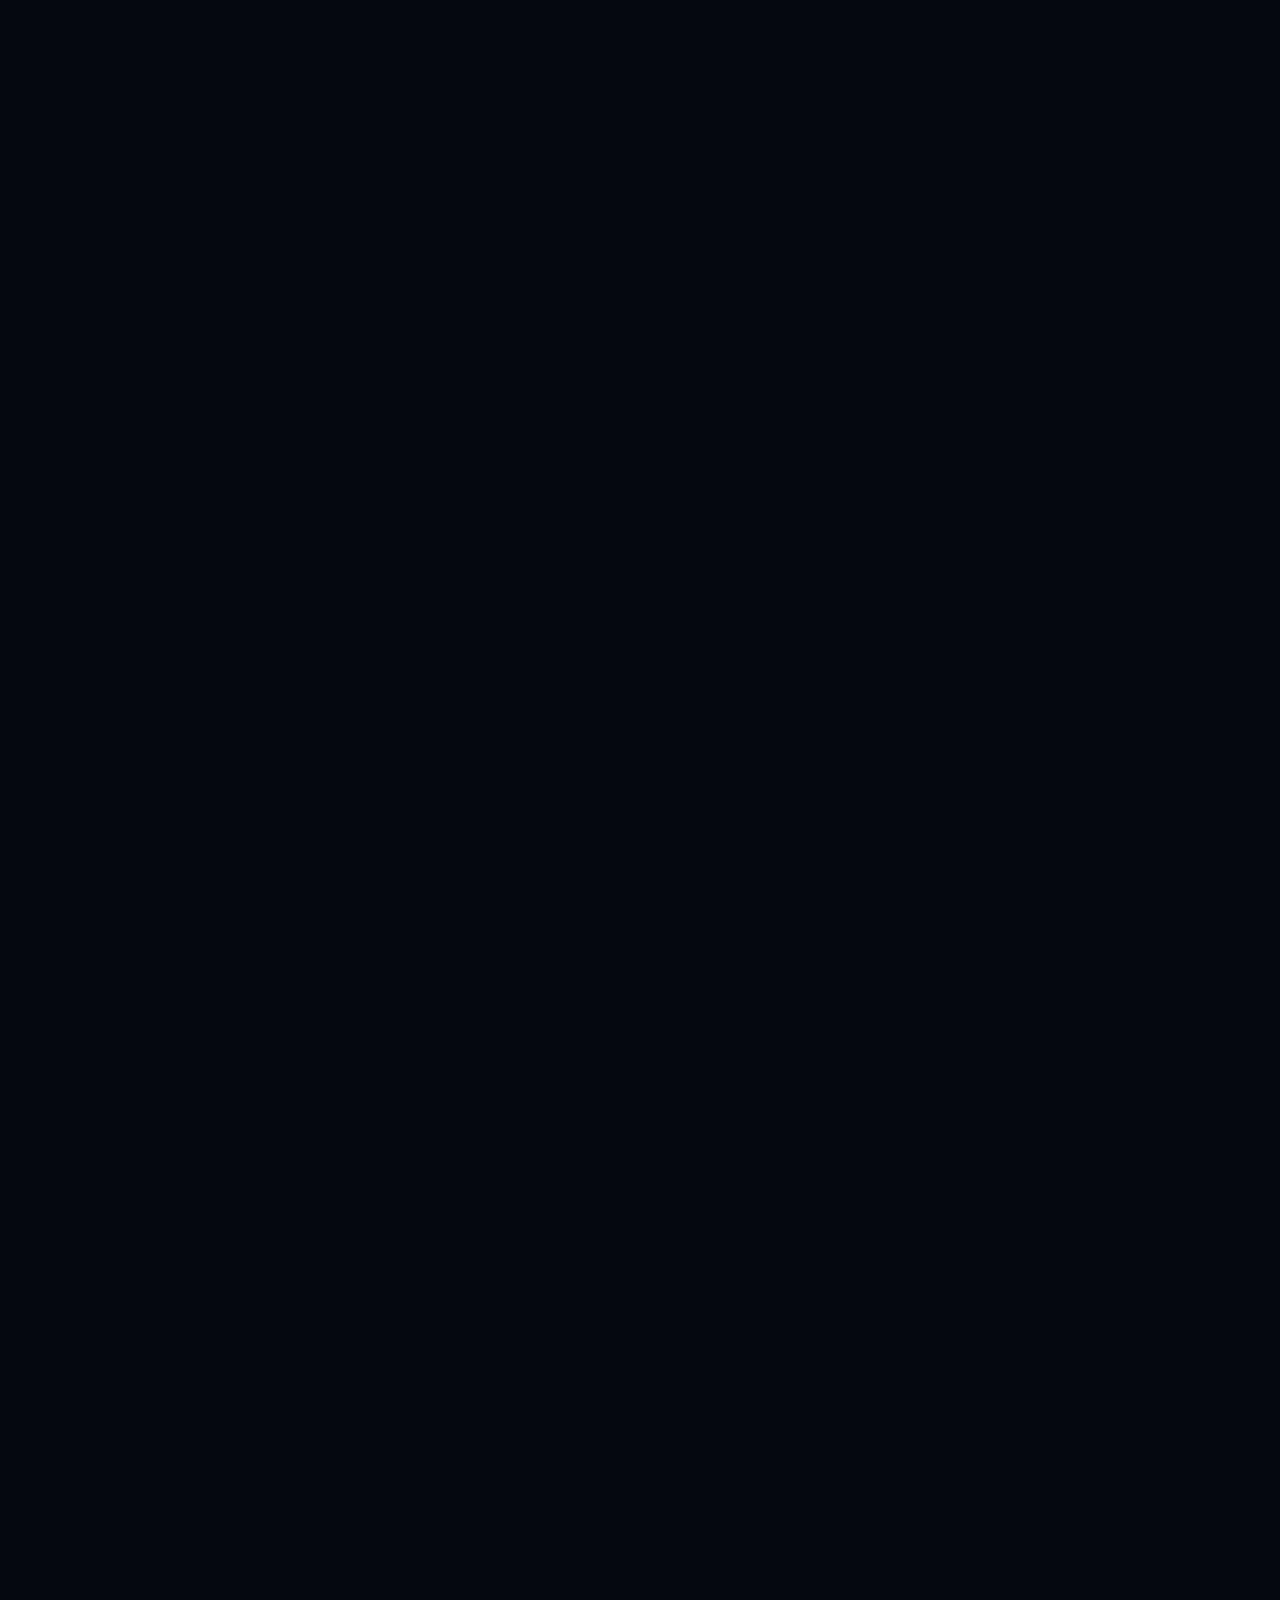
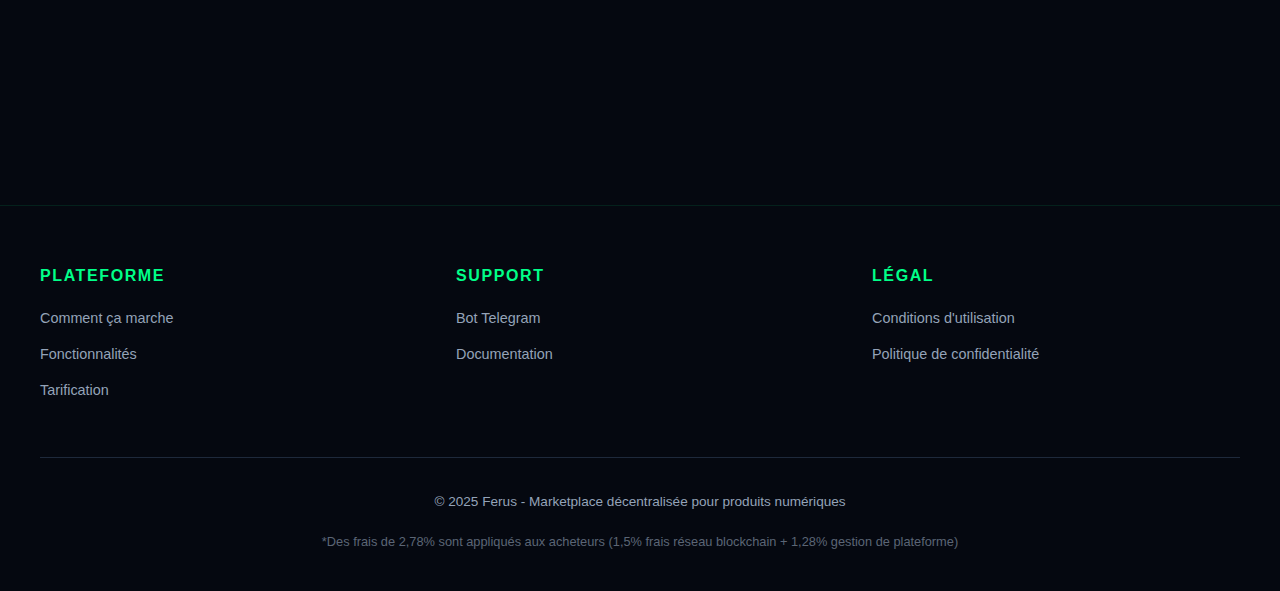
<file: site_backup.html>
<!DOCTYPE html>
<html lang="fr">
<head>
    <meta charset="UTF-8">
    <meta name="viewport" content="width=device-width, initial-scale=1.0">
    <title>Ferus - Marketplace décentralisée pour produits numériques</title>
    <meta name="description" content="Révolutionnez votre approche des cartes cadeaux crypto avec notre formation exclusive et programme d'affiliation automatisé.">
    
    <style>
        * {
            margin: 0;
            padding: 0;
            box-sizing: border-box;
        }

        :root {
            --neon-green: #00ff88;
            --bright-green: #00ff00;
            --lime-green: #32ff7e;
            --dark-green: #00cc6a;
            --bg-dark: #0a0f1b;
            --bg-darker: #050810;
            --bg-card: #0d1520;
            --bg-card-hover: #111928;
            --text-white: #ffffff;
            --text-gray: #94a3b8;
            --text-light: #cbd5e1;
            --border-color: #1e293b;
            --gradient-green: linear-gradient(135deg, #00ff88 0%, #00cc6a 100%);
            --gradient-neon: linear-gradient(135deg, #00ff88 0%, #32ff7e 50%, #00cc6a 100%);
        }

        body {
            font-family: -apple-system, BlinkMacSystemFont, 'Inter', 'Segoe UI', Roboto, sans-serif;
            background: var(--bg-darker);
            color: var(--text-white);
            line-height: 1.6;
            overflow-x: hidden;
            -webkit-font-smoothing: antialiased;
            -moz-osx-font-smoothing: grayscale;
        }

        /* Typography */
        h1, h2, h3, h4 {
            line-height: 1.2;
            font-weight: 800;
            letter-spacing: -0.02em;
        }

        h1 {
            font-size: clamp(3rem, 7vw, 5rem);
            margin-bottom: 1.5rem;
        }

        h2 {
            font-size: clamp(2.5rem, 5vw, 4rem);
            margin-bottom: 1.5rem;
        }

        h3 {
            font-size: clamp(1.5rem, 3vw, 2rem);
            margin-bottom: 1rem;
        }

        p {
            margin-bottom: 1rem;
            color: var(--text-gray);
            line-height: 1.8;
            font-size: 1.1rem;
        }

        /* Layout */
        .container {
            max-width: 1400px;
            margin: 0 auto;
            padding: 0 40px;
        }

        @media (max-width: 768px) {
            .container {
                padding: 0 20px;
            }
        }

        /* Header */
        header {
            background: rgba(5, 8, 16, 0.95);
            backdrop-filter: blur(20px);
            -webkit-backdrop-filter: blur(20px);
            border-bottom: 1px solid rgba(0, 255, 136, 0.1);
            position: fixed;
            width: 100%;
            top: 0;
            z-index: 1000;
            transition: all 0.3s cubic-bezier(0.4, 0, 0.2, 1);
        }

        .header-inner {
            max-width: 1200px;
            margin: 0 auto;
            padding: 0 20px;
            display: flex;
            justify-content: space-between;
            align-items: center;
            position: relative;
        }

        header nav {
            display: flex;
            justify-content: space-between;
            align-items: center;
            padding: 1.5rem 0;
            width: 100%;
        }

        header.scrolled {
            background: rgba(5, 8, 16, 0.98);
            box-shadow: 0 10px 30px rgba(0, 0, 0, 0.5);
        }

        nav {
            display: flex;
            justify-content: space-between;
            align-items: center;
            padding: 1.5rem 0;
        }

        .logo {
            font-size: 2rem;
            font-weight: 900;
            background: var(--gradient-neon);
            -webkit-background-clip: text;
            -webkit-text-fill-color: transparent;
            background-clip: text;
            text-transform: uppercase;
            letter-spacing: -0.03em;
        }

        @media (max-width: 768px) {
            .logo {
                font-size: 1.3rem;
            }
        }

        .nav-links {
            display: flex;
            gap: 3rem;
            list-style: none;
            align-items: center;
            margin-top: 5px;
        
        }

        .nav-links a {
            color: var(--text-gray);
            text-decoration: none;
            font-weight: 500;
            transition: color 0.3s;
            position: relative;
            font-size: 0.95rem;
            text-transform: uppercase;
            letter-spacing: 0.05em;
        }

        .nav-links a:hover {
            color: var(--neon-green);
        }

        /* Buttons */
        .btn {
            display: inline-block;
            padding: 16px 40px;
            border-radius: 50px;
            font-weight: 700;
            text-decoration: none;
            transition: all 0.3s cubic-bezier(0.4, 0, 0.2, 1);
            cursor: pointer;
            border: none;
            font-size: 1rem;
            position: relative;
            overflow: hidden;
            text-transform: uppercase;
            letter-spacing: 0.05em;
        }

        .btn-primary {
            background: var(--neon-green);
            color: var(--bg-dark);
            box-shadow: 0 0 30px rgba(0, 255, 136, 0.5);
        }

        .btn-primary:hover {
            transform: translateY(-2px);
            box-shadow: 0 0 50px rgba(0, 255, 136, 0.7);
        }

        .btn-secondary {
            background: transparent;
            color: var(--neon-green);
            border: 2px solid var(--neon-green);
            box-shadow: inset 0 0 0 0 var(--neon-green);
        }

        .btn-secondary:hover {
            box-shadow: inset 0 0 0 2px var(--neon-green);
            background: rgba(0, 255, 136, 0.1);
        }

        /* Language Switcher */
        .language-switcher {
            display: flex;
            background: rgba(13, 21, 32, 0.9);
            border: 1px solid rgba(0, 255, 136, 0.3);
            border-radius: 50px;
            padding: 4px;
            backdrop-filter: blur(10px);
        }

        @media (max-width: 768px) {
            .language-switcher {
                position: fixed;
                top: 20px;
                right: 60px;
                z-index: 1002;
            }
        }

        .language-switcher button {
            background: transparent;
            border: none;
            color: var(--text-gray);
            padding: 8px 16px;
            border-radius: 50px;
            cursor: pointer;
            font-weight: 500;
            transition: all 0.3s ease;
            font-size: 0.9rem;
        }

        @media (max-width: 768px) {
            .language-switcher {
                padding: 3px;
            }

            .language-switcher button {
                padding: 5px 10px;
                font-size: 0.75rem;
            }
        }

        .language-switcher button.active {
            background: var(--neon-green);
            color: var(--bg-dark);
        }

        .language-switcher button:hover:not(.active) {
            color: var(--neon-green);
        }

        /* Hero Section */
        .hero {
            min-height: 100vh;
            display: flex;
            align-items: center;
            position: relative;
            background: radial-gradient(ellipse at center, rgba(0, 255, 136, 0.1) 0%, transparent 70%),
                        linear-gradient(180deg, var(--bg-darker) 0%, var(--bg-dark) 100%);
            overflow: hidden;
        }

        .hero::before {
            content: '';
            position: absolute;
            top: 0;
            left: 0;
            right: 0;
            bottom: 0;
            background-image: 
                linear-gradient(rgba(0, 255, 136, 0.03) 1px, transparent 1px),
                linear-gradient(90deg, rgba(0, 255, 136, 0.03) 1px, transparent 1px);
            background-size: 50px 50px;
            animation: grid-move 20s linear infinite;
        }

        @keyframes grid-move {
            0% { transform: translate(0, 0); }
            100% { transform: translate(50px, 50px); }
        }

        .hero-content {
            position: relative;
            z-index: 2;
            max-width: 900px;
            padding-top: 100px;
        }

        .hero h1 {
            font-weight: 900;
            margin-bottom: 2rem;
            animation: fadeInUp 0.8s ease;
        }

        .hero-subtitle {
            font-size: 1.5rem;
            color: var(--text-gray);
            margin-bottom: 3rem;
            animation: fadeInUp 0.8s ease 0.2s both;
            max-width: 700px;
        }

        .hero-cta {
            display: flex;
            gap: 2rem;
            flex-wrap: wrap;
            animation: fadeInUp 0.8s ease 0.4s both;
        }

        .hero-visual {
            position: absolute;
            right: -10%;
            top: 50%;
            transform: translateY(-50%);
            width: 700px;
            height: 700px;
            z-index: 1;
            will-change: transform;
        }

        /* Animated Particles */
        .particles-container {
            position: absolute;
            width: 100%;
            height: 100%;
        }

        .particle {
            position: absolute;
            width: 4px;
            height: 4px;
            background: var(--neon-green);
            border-radius: 50%;
            opacity: 0;
            animation: float-particle 15s infinite;
        }

        .particle:nth-child(1) { left: 10%; animation-delay: 0s; }
        .particle:nth-child(2) { left: 20%; animation-delay: 1s; }
        .particle:nth-child(3) { left: 30%; animation-delay: 2s; }
        .particle:nth-child(4) { left: 40%; animation-delay: 3s; }
        .particle:nth-child(5) { left: 50%; animation-delay: 4s; }
        .particle:nth-child(6) { left: 60%; animation-delay: 5s; }
        .particle:nth-child(7) { left: 70%; animation-delay: 6s; }
        .particle:nth-child(8) { left: 80%; animation-delay: 7s; }
        .particle:nth-child(9) { left: 90%; animation-delay: 8s; }
        .particle:nth-child(10) { left: 95%; animation-delay: 9s; }

        @keyframes float-particle {
            0% {
                bottom: -10%;
                opacity: 0;
                transform: translateX(0) scale(0);
            }
            10% {
                opacity: 1;
                transform: translateX(10px) scale(1);
            }
            20% {
                transform: translateX(-10px) scale(1.2);
            }
            30% {
                transform: translateX(15px) scale(0.8);
            }
            40% {
                transform: translateX(-5px) scale(1.1);
            }
            50% {
                transform: translateX(10px) scale(0.9);
            }
            60% {
                transform: translateX(-15px) scale(1.2);
            }
            70% {
                transform: translateX(5px) scale(0.7);
            }
            80% {
                transform: translateX(-10px) scale(1);
            }
            90% {
                opacity: 0.5;
                transform: translateX(0) scale(0.5);
            }
            100% {
                bottom: 110%;
                opacity: 0;
                transform: translateX(0) scale(0);
            }
        }

        /* Floating Cards Animation */
        .floating-cards {
            position: absolute;
            width: 100%;
            height: 100%;
            transform-style: preserve-3d;
            animation: rotate-cards 20s linear infinite;
        }

        .floating-card {
            position: absolute;
            width: 200px;
            height: 120px;
            background: linear-gradient(135deg, rgba(0, 255, 136, 0.1) 0%, rgba(0, 255, 136, 0.05) 100%);
            border: 1px solid rgba(0, 255, 136, 0.3);
            border-radius: 16px;
            backdrop-filter: blur(10px);
            display: flex;
            align-items: center;
            justify-content: center;
            font-size: 2rem;
            color: var(--neon-green);
            opacity: 0.7;
            box-shadow: 0 0 30px rgba(0, 255, 136, 0.3);
        }

        .floating-card:nth-child(1) {
            top: 20%;
            left: 10%;
            animation: float-card-1 8s ease-in-out infinite;
        }

        .floating-card:nth-child(2) {
            top: 60%;
            left: 30%;
            animation: float-card-2 10s ease-in-out infinite;
        }

        .floating-card:nth-child(3) {
            top: 40%;
            left: 60%;
            animation: float-card-3 12s ease-in-out infinite;
        }

        @keyframes float-card-1 {
            0%, 100% { transform: translate(0, 0) rotate(5deg); }
            50% { transform: translate(30px, -30px) rotate(-5deg); }
        }

        @keyframes float-card-2 {
            0%, 100% { transform: translate(0, 0) rotate(-5deg); }
            50% { transform: translate(-40px, 20px) rotate(5deg); }
        }

        @keyframes float-card-3 {
            0%, 100% { transform: translate(0, 0) rotate(3deg); }
            50% { transform: translate(20px, 40px) rotate(-3deg); }
        }

        @keyframes rotate-cards {
            from { transform: rotateY(0deg); }
            to { transform: rotateY(360deg); }
        }

        @keyframes pulse {
            0%, 100% { transform: scale(1); opacity: 0.3; }
            50% { transform: scale(1.1); opacity: 0.5; }
        }

        @keyframes fadeInUp {
            from {
                opacity: 0;
                transform: translateY(40px);
            }
            to {
                opacity: 1;
                transform: translateY(0);
            }
        }

        /* Core Functionality Section */
        .core-section {
            padding: 120px 0;
            background: var(--bg-dark);
            position: relative;
            overflow: hidden;
        }

        .core-section::before {
            content: '';
            position: absolute;
            top: 0;
            left: -50%;
            width: 200%;
            height: 100%;
            background: radial-gradient(circle at center, rgba(0, 255, 136, 0.05) 0%, transparent 50%);
            animation: rotate-slow 30s linear infinite;
        }

        @keyframes rotate-slow {
            from { transform: rotate(0deg); }
            to { transform: rotate(360deg); }
        }

        .section-header {
            text-align: center;
            margin-bottom: 5rem;
            position: relative;
            z-index: 1;
        }

        .section-header h2 {
            font-weight: 900;
            margin-bottom: 1.5rem;
        }

        .section-header p {
            font-size: 1.25rem;
            color: var(--text-light);
            max-width: 700px;
            margin: 0 auto;
        }

        .core-grid {
            display: grid;
            grid-template-columns: repeat(auto-fit, minmax(380px, 1fr));
            gap: 2rem;
            position: relative;
            z-index: 1;
        }

        .core-card {
            background: linear-gradient(135deg, rgba(0, 255, 136, 0.1) 0%, rgba(0, 255, 136, 0.05) 100%);
            border: 1px solid rgba(0, 255, 136, 0.2);
            border-radius: 24px;
            padding: 3rem;
            transition: all 0.4s cubic-bezier(0.4, 0, 0.2, 1);
            position: relative;
            overflow: hidden;
        }

        .core-card::before {
            content: '';
            position: absolute;
            top: 0;
            left: 0;
            right: 0;
            bottom: 0;
            background: radial-gradient(circle at top left, rgba(0, 255, 136, 0.1) 0%, transparent 50%);
            opacity: 0;
            transition: opacity 0.4s ease;
        }

        .core-card:hover {
            transform: translateY(-10px) scale(1.02);
            border-color: var(--neon-green);
            box-shadow: 0 20px 60px rgba(0, 255, 136, 0.2);
        }

        .core-card:hover::before {
            opacity: 1;
        }

        .core-card h3 {
            color: var(--text-white);
            margin-bottom: 1.5rem;
            font-size: 1.75rem;
        }

        .core-card p {
            font-size: 1.1rem;
            line-height: 1.8;
            color: var(--text-gray);
        }

        /* Features Section */
        .features {
            padding: 120px 0;
            background: linear-gradient(180deg, var(--bg-dark) 0%, var(--bg-darker) 100%);
            position: relative;
        }

        .features-grid {
            display: grid;
            grid-template-columns: repeat(auto-fit, minmax(350px, 1fr));
            gap: 3rem;
            margin-top: 5rem;
        }

        .feature-card {
            background: var(--bg-card);
            border: 1px solid var(--border-color);
            border-radius: 20px;
            padding: 2.5rem;
            transition: all 0.3s cubic-bezier(0.4, 0, 0.2, 1);
            position: relative;
            overflow: hidden;
        }

        .feature-card::after {
            content: '';
            position: absolute;
            top: 0;
            left: 0;
            width: 100%;
            height: 4px;
            background: var(--gradient-neon);
            transform: scaleX(0);
            transition: transform 0.3s ease;
            transform-origin: left;
        }

        .feature-card:hover {
            background: var(--bg-card-hover);
            transform: translateY(-5px);
            border-color: rgba(0, 255, 136, 0.3);
        }

        .feature-card:hover::after {
            transform: scaleX(1);
        }

        .feature-icon {
            width: 70px;
            height: 70px;
            background: rgba(0, 255, 136, 0.1);
            border: 1px solid rgba(0, 255, 136, 0.3);
            border-radius: 16px;
            display: flex;
            align-items: center;
            justify-content: center;
            font-size: 2rem;
            margin-bottom: 2rem;
            color: var(--neon-green);
            position: relative;
            overflow: hidden;
        }

        .feature-icon::before {
            content: '';
            position: absolute;
            top: 50%;
            left: 50%;
            transform: translate(-50%, -50%);
            width: 100%;
            height: 100%;
            background: radial-gradient(circle, rgba(0, 255, 136, 0.2) 0%, transparent 70%);
            opacity: 0;
            transition: opacity 0.3s ease;
        }

        .feature-card:hover .feature-icon::before {
            opacity: 1;
        }

        /* Icon placeholders */
        .icon-placeholder {
            width: 40px;
            height: 40px;
            background: linear-gradient(135deg, var(--neon-green) 0%, var(--dark-green) 100%);
            mask-size: contain;
            mask-repeat: no-repeat;
            mask-position: center;
            -webkit-mask-size: contain;
            -webkit-mask-repeat: no-repeat;
            -webkit-mask-position: center;
        }

        .icon-book {
            mask-image: url("data:image/svg+xml,%3Csvg xmlns='http://www.w3.org/2000/svg' viewBox='0 0 24 24' fill='none' stroke='currentColor' stroke-width='2'%3E%3Cpath d='M4 19.5A2.5 2.5 0 0 1 6.5 17H20'%3E%3C/path%3E%3Cpath d='M6.5 2H20v20H6.5A2.5 2.5 0 0 1 4 19.5v-15A2.5 2.5 0 0 1 6.5 2z'%3E%3C/path%3E%3C/svg%3E");
            -webkit-mask-image: url("data:image/svg+xml,%3Csvg xmlns='http://www.w3.org/2000/svg' viewBox='0 0 24 24' fill='none' stroke='currentColor' stroke-width='2'%3E%3Cpath d='M4 19.5A2.5 2.5 0 0 1 6.5 17H20'%3E%3C/path%3E%3Cpath d='M6.5 2H20v20H6.5A2.5 2.5 0 0 1 4 19.5v-15A2.5 2.5 0 0 1 6.5 2z'%3E%3C/path%3E%3C/svg%3E");
        }

        .icon-bot {
            mask-image: url("data:image/svg+xml,%3Csvg xmlns='http://www.w3.org/2000/svg' viewBox='0 0 24 24' fill='none' stroke='currentColor' stroke-width='2'%3E%3Crect x='3' y='11' width='18' height='10' rx='2' ry='2'%3E%3C/rect%3E%3Cpath d='M7 11V7a5 5 0 0 1 10 0v4'%3E%3C/path%3E%3C/svg%3E");
            -webkit-mask-image: url("data:image/svg+xml,%3Csvg xmlns='http://www.w3.org/2000/svg' viewBox='0 0 24 24' fill='none' stroke='currentColor' stroke-width='2'%3E%3Crect x='3' y='11' width='18' height='10' rx='2' ry='2'%3E%3C/rect%3E%3Cpath d='M7 11V7a5 5 0 0 1 10 0v4'%3E%3C/path%3E%3C/svg%3E");
        }

        .icon-support {
            mask-image: url("data:image/svg+xml,%3Csvg xmlns='http://www.w3.org/2000/svg' viewBox='0 0 24 24' fill='none' stroke='currentColor' stroke-width='2'%3E%3Cpath d='M12 2C6.48 2 2 6.48 2 12s4.48 10 10 10 10-4.48 10-10S17.52 2 12 2z'%3E%3C/path%3E%3Cpath d='M12 16v-4m0-4h.01'%3E%3C/path%3E%3C/svg%3E");
            -webkit-mask-image: url("data:image/svg+xml,%3Csvg xmlns='http://www.w3.org/2000/svg' viewBox='0 0 24 24' fill='none' stroke='currentColor' stroke-width='2'%3E%3Cpath d='M12 2C6.48 2 2 6.48 2 12s4.48 10 10 10 10-4.48 10-10S17.52 2 12 2z'%3E%3C/path%3E%3Cpath d='M12 16v-4m0-4h.01'%3E%3C/path%3E%3C/svg%3E");
        }

        .icon-money {
            mask-image: url("data:image/svg+xml,%3Csvg xmlns='http://www.w3.org/2000/svg' viewBox='0 0 24 24' fill='none' stroke='currentColor' stroke-width='2'%3E%3Cpath d='M12 2v20M17 5H9.5a3.5 3.5 0 0 0 0 7h5a3.5 3.5 0 0 1 0 7H6'%3E%3C/path%3E%3C/svg%3E");
            -webkit-mask-image: url("data:image/svg+xml,%3Csvg xmlns='http://www.w3.org/2000/svg' viewBox='0 0 24 24' fill='none' stroke='currentColor' stroke-width='2'%3E%3Cpath d='M12 2v20M17 5H9.5a3.5 3.5 0 0 0 0 7h5a3.5 3.5 0 0 1 0 7H6'%3E%3C/path%3E%3C/svg%3E");
        }

        .icon-update {
            mask-image: url("data:image/svg+xml,%3Csvg xmlns='http://www.w3.org/2000/svg' viewBox='0 0 24 24' fill='none' stroke='currentColor' stroke-width='2'%3E%3Cpath d='M21 2v6h-6M3 12a9 9 0 0 1 15-6.7L21 8M3 22v-6h6M21 12a9 9 0 0 1-15 6.7L3 16'%3E%3C/path%3E%3C/svg%3E");
            -webkit-mask-image: url("data:image/svg+xml,%3Csvg xmlns='http://www.w3.org/2000/svg' viewBox='0 0 24 24' fill='none' stroke='currentColor' stroke-width='2'%3E%3Cpath d='M21 2v6h-6M3 12a9 9 0 0 1 15-6.7L21 8M3 22v-6h6M21 12a9 9 0 0 1-15 6.7L3 16'%3E%3C/path%3E%3C/svg%3E");
        }

        .icon-lightning {
            mask-image: url("data:image/svg+xml,%3Csvg xmlns='http://www.w3.org/2000/svg' viewBox='0 0 24 24' fill='none' stroke='currentColor' stroke-width='2'%3E%3Cpolygon points='13 2 3 14 12 14 11 22 21 10 12 10 13 2'%3E%3C/polygon%3E%3C/svg%3E");
            -webkit-mask-image: url("data:image/svg+xml,%3Csvg xmlns='http://www.w3.org/2000/svg' viewBox='0 0 24 24' fill='none' stroke='currentColor' stroke-width='2'%3E%3Cpolygon points='13 2 3 14 12 14 11 22 21 10 12 10 13 2'%3E%3C/polygon%3E%3C/svg%3E");
        }

        /* Features Grid with background patterns */
        .feature-card {
            background: var(--bg-card);
            border: 1px solid var(--border-color);
            border-radius: 20px;
            padding: 2.5rem;
            transition: all 0.3s cubic-bezier(0.4, 0, 0.2, 1);
            position: relative;
            overflow: hidden;
        }

        .feature-card::before {
            content: '';
            position: absolute;
            top: -50%;
            right: -50%;
            width: 200%;
            height: 200%;
            background: radial-gradient(circle, rgba(0, 255, 136, 0.05) 0%, transparent 50%);
            opacity: 0;
            transition: opacity 0.3s ease;
            pointer-events: none;
        }

        .feature-card:hover::before {
            opacity: 1;
        }

        /* Visual Sections */
        .visual-section {
            padding: 120px 0;
            background: var(--bg-darker);
            position: relative;
            overflow: hidden;
        }

        .visual-content {
            display: grid;
            grid-template-columns: 1fr 1fr;
            gap: 5rem;
            align-items: center;
        }

        .visual-text h2 {
            margin-bottom: 2rem;
        }

        .visual-text p {
            font-size: 1.2rem;
            margin-bottom: 2rem;
        }

        .visual-image {
            position: relative;
            height: 600px;
            background: linear-gradient(135deg, rgba(0, 255, 136, 0.1) 0%, transparent 100%);
            border-radius: 24px;
            overflow: hidden;
        }

        .visual-image::before {
            content: '';
            position: absolute;
            top: 50%;
            left: 50%;
            transform: translate(-50%, -50%);
            width: 80%;
            height: 80%;
            background: radial-gradient(circle, rgba(0, 255, 136, 0.2) 0%, transparent 70%);
            filter: blur(60px);
            animation: pulse 4s ease-in-out infinite;
        }

        /* Benefits Grid */
        .benefits-section {
            padding: 120px 0;
            background: var(--bg-dark);
            position: relative;
        }

        .benefits-grid {
            display: grid;
            grid-template-columns: repeat(2, 1fr);
            gap: 3rem;
            margin-top: 5rem;
        }

        .benefit-card {
            background: var(--bg-card);
            border: 1px solid var(--border-color);
            border-radius: 20px;
            padding: 3rem;
            display: flex;
            align-items: flex-start;
            gap: 2rem;
            transition: all 0.3s ease;
        }

        .benefit-card:hover {
            transform: translateX(10px);
            border-color: rgba(0, 255, 136, 0.3);
            background: var(--bg-card-hover);
        }

        .benefit-icon {
            width: 60px;
            height: 60px;
            background: rgba(0, 255, 136, 0.1);
            border-radius: 12px;
            display: flex;
            align-items: center;
            justify-content: center;
            color: var(--neon-green);
            font-size: 1.5rem;
            flex-shrink: 0;
        }

        .benefit-content h3 {
            color: var(--text-white);
            margin-bottom: 1rem;
            font-size: 1.5rem;
        }

        /* Partner Section */
        .partner-section {
            padding: 120px 0;
            background: linear-gradient(180deg, var(--bg-darker) 0%, var(--bg-dark) 100%);
            position: relative;
            overflow: hidden;
        }

        .partner-hero {
            background: linear-gradient(135deg, rgba(0, 255, 136, 0.1) 0%, rgba(0, 255, 136, 0.05) 100%);
            border: 2px solid rgba(0, 255, 136, 0.3);
            border-radius: 32px;
            padding: 5rem;
            text-align: center;
            margin: 4rem 0;
            position: relative;
            overflow: hidden;
        }

        .partner-hero::before {
            content: '';
            position: absolute;
            top: -50%;
            left: -50%;
            width: 200%;
            height: 200%;
            background: radial-gradient(circle, rgba(0, 255, 136, 0.1) 0%, transparent 50%);
            animation: rotate-slow 20s linear infinite;
        }

        .partner-hero h3 {
            font-size: 3rem;
            margin-bottom: 1.5rem;
            background: var(--gradient-neon);
            -webkit-background-clip: text;
            -webkit-text-fill-color: transparent;
            background-clip: text;
            position: relative;
            z-index: 1;
        }

        .commission-showcase {
            display: grid;
            grid-template-columns: repeat(4, 1fr);
            gap: 2rem;
            margin: 5rem 0;
        }

        .commission-card {
            background: var(--bg-card);
            border: 1px solid rgba(0, 255, 136, 0.2);
            border-radius: 20px;
            padding: 2.5rem;
            text-align: center;
            transition: all 0.3s ease;
            position: relative;
            overflow: hidden;
        }

        .commission-card::before {
            content: '';
            position: absolute;
            top: 50%;
            left: 50%;
            transform: translate(-50%, -50%);
            width: 100px;
            height: 100px;
            background: radial-gradient(circle, rgba(0, 255, 136, 0.2) 0%, transparent 70%);
            filter: blur(40px);
            opacity: 0;
            transition: opacity 0.3s ease;
        }

        .commission-card:hover {
            transform: translateY(-10px);
            border-color: var(--neon-green);
        }

        .commission-card:hover::before {
            opacity: 1;
        }

        .commission-amount {
            font-size: 3rem;
            font-weight: 900;
            color: var(--neon-green);
            margin-bottom: 0.5rem;
        }

        /* Pricing Section */
        .pricing {
            padding: 120px 0;
            background: var(--bg-dark);
            position: relative;
        }

        .pricing-wrapper {
            max-width: 700px;
            margin: 0 auto;
        }

        .pricing-card {
            background: linear-gradient(135deg, var(--bg-card) 0%, rgba(13, 21, 32, 0.8) 100%);
            border: 2px solid var(--neon-green);
            border-radius: 32px;
            padding: 4rem;
            position: relative;
            overflow: hidden;
            box-shadow: 0 0 100px rgba(0, 255, 136, 0.2);
        }

        .pricing-card::before {
            content: '';
            position: absolute;
            top: -100px;
            right: -100px;
            width: 300px;
            height: 300px;
            background: radial-gradient(circle, rgba(0, 255, 136, 0.1) 0%, transparent 70%);
            animation: float 6s ease-in-out infinite;
        }

        @keyframes float {
            0%, 100% { transform: translate(0, 0); }
            50% { transform: translate(-30px, 30px); }
        }

        .price-header {
            text-align: center;
            margin-bottom: 3rem;
            position: relative;
            z-index: 1;
        }

        .price-tag {
            display: flex;
            align-items: baseline;
            justify-content: center;
            gap: 1.5rem;
            margin: 2rem 0;
        }

        .price-current {
            font-size: 5rem;
            font-weight: 900;
            background: var(--gradient-neon);
            -webkit-background-clip: text;
            -webkit-text-fill-color: transparent;
            background-clip: text;
        }

        .price-original {
            font-size: 2.5rem;
            color: var(--text-gray);
            text-decoration: line-through;
            opacity: 0.5;
        }

        .price-features {
            list-style: none;
            margin: 3rem 0;
            position: relative;
            z-index: 1;
        }

        .price-features li {
            padding: 1.25rem;
            border-bottom: 1px solid rgba(255, 255, 255, 0.05);
            display: flex;
            align-items: center;
            gap: 1rem;
            font-size: 1.1rem;
            color: var(--text-light);
        }

        .price-features li::before {
            content: '✓';
            color: var(--neon-green);
            font-weight: bold;
            font-size: 1.3rem;
            display: flex;
            align-items: center;
            justify-content: center;
            width: 24px;
            height: 24px;
            background: rgba(0, 255, 136, 0.1);
            border-radius: 50%;
        }

        /* CTA Section */
        .cta-section {
            padding: 80px 0;
            background: linear-gradient(135deg, rgba(0, 255, 136, 0.05) 0%, transparent 100%);
            text-align: center;
            position: relative;
            overflow: hidden;
        }

        .cta-section::before {
            content: '';
            position: absolute;
            top: 50%;
            left: 50%;
            transform: translate(-50%, -50%);
            width: 600px;
            height: 600px;
            background: radial-gradient(circle, rgba(0, 255, 136, 0.1) 0%, transparent 70%);
            filter: blur(100px);
        }

        .cta-content {
            position: relative;
            z-index: 1;
        }

        .cta-section h2 {
            margin-bottom: 1.5rem;
            font-size: clamp(1.75rem, 3vw, 2.5rem);
        }

        .cta-section p {
            font-size: 1.15rem;
            margin-bottom: 2rem;
            color: var(--text-light);
        }

        .cta-section .btn-large {
            padding: 14px 32px;
            font-size: 1rem;
        }

        /* Footer */
        footer {
            background: var(--bg-darker);
            padding: 60px 0 30px;
            border-top: 1px solid rgba(0, 255, 136, 0.1);
        }

        .footer-content {
            display: grid;
            grid-template-columns: repeat(auto-fit, minmax(200px, 1fr));
            gap: 3rem;
            margin-bottom: 3rem;
        }

        .footer-section h4 {
            color: var(--neon-green);
            margin-bottom: 1rem;
            font-size: 1rem;
            text-transform: uppercase;
            letter-spacing: 0.1em;
        }

        .footer-links {
            list-style: none;
        }

        .footer-links a {
            color: var(--text-gray);
            text-decoration: none;
            display: block;
            padding: 0.4rem 0;
            transition: all 0.3s ease;
            position: relative;
            font-size: 0.9rem;
        }

        .footer-links a:hover {
            color: var(--neon-green);
            transform: translateX(5px);
        }

        .footer-bottom {
            text-align: center;
            padding-top: 2rem;
            border-top: 1px solid var(--border-color);
            color: var(--text-gray);
        }

        .footer-bottom p {
            font-size: 0.85rem;
            margin-bottom: 0.5rem;
        }

        @media (max-width: 768px) {
            footer {
                padding: 40px 0 20px;
            }

            .footer-content {
                grid-template-columns: repeat(3, 1fr);
                gap: 1rem;
                margin-bottom: 1.5rem;
            }

            .footer-section {
                min-height: 120px;
            }

            .footer-section h4 {
                font-size: 0.75rem;
                margin-bottom: 0.5rem;
            }

            .footer-links {
                display: flex;
                flex-direction: column;
            }

            .footer-links li {
                line-height: 1.4;
            }

            .footer-links a {
                padding: 0.25rem 0;
                font-size: 0.7rem;
            }

            .footer-bottom {
                padding-top: 1.5rem;
            }

            .footer-bottom p {
                font-size: 0.65rem;
                line-height: 1.4;
            }
        }

        /* Mobile Responsive */
        @media (max-width: 1024px) {
            .visual-content {
                grid-template-columns: 1fr;
                gap: 3rem;
            }

            .visual-image {
                height: 400px;
            }

            .benefits-grid {
                grid-template-columns: 1fr;
            }

            .commission-showcase {
                grid-template-columns: repeat(2, 1fr);
            }
        }

        /* Mobile Menu */
        .mobile-menu-btn {
            display: none;
            background: none;
            border: none;
            color: var(--neon-green);
            font-size: 1.3rem;
            cursor: pointer;
            padding: 0.5rem;
            z-index: 1002;
        }

        /* Carousel Controls - Hidden by default, shown on mobile */
        .carousel-controls {
            display: none;
        }

        .carousel-dots {
            display: none;
        }

        @media (max-width: 768px) {
            .mobile-menu-btn {
                display: block;
                margin-left: auto;
            }

            .header-inner {
                padding: 0 15px;
            }

            .nav-links {
                display: none;
                position: fixed;
                top: 80px;
                left: 0;
                right: 0;
                background: rgba(5, 8, 16, 0.98);
                flex-direction: column;
                padding: 2rem;
                gap: 1.5rem;
                border-bottom: 1px solid rgba(0, 255, 136, 0.2);
                backdrop-filter: blur(20px);
            }

            .nav-links.active {
                display: flex;
            }

            h1 {
                font-size: 1.75rem;
                line-height: 1.3;
            }

            h2 {
                font-size: 1.5rem;
            }

            h3 {
                font-size: 1.15rem;
            }

            p {
                font-size: 0.9rem;
                line-height: 1.6;
            }

            .hero-subtitle {
                font-size: 1rem;
            }

            .btn {
                padding: 12px 24px;
                font-size: 0.9rem;
            }

            .btn-large {
                padding: 14px 28px;
                font-size: 0.95rem;
            }

            .hero-cta {
                flex-direction: column;
                align-items: flex-start;
                gap: 1rem;
            }

            .carousel-wrapper {
                overflow: hidden;
                position: relative;
                padding-bottom: 3rem;
            }

            .core-grid.carousel-wrapper .carousel-container {
                display: flex;
                gap: 1rem;
                overflow-x: auto;
                scroll-behavior: smooth;
                scrollbar-width: none;
                -ms-overflow-style: none;
                padding: 0 1rem;
                scroll-snap-type: x mandatory;
            }

            .features-grid.carousel-wrapper .carousel-container {
                display: flex;
                gap: 1rem;
                overflow-x: auto;
                scroll-behavior: smooth;
                scrollbar-width: none;
                -ms-overflow-style: none;
                padding: 0 1rem;
                scroll-snap-type: x mandatory;
            }

            .carousel-container::-webkit-scrollbar {
                display: none;
            }

            .carousel-wrapper .core-card {
                min-width: 250px;
                max-width: 250px;
                flex-shrink: 0;
                padding: 1.5rem;
                scroll-snap-align: start;
            }

            .carousel-wrapper .core-card h3 {
                font-size: 1.1rem;
            }

            .carousel-wrapper .core-card p {
                font-size: 0.9rem;
            }

            .carousel-wrapper .feature-card {
                min-width: 250px;
                max-width: 250px;
                flex-shrink: 0;
                padding: 1.25rem;
                scroll-snap-align: start;
            }

            .carousel-controls {
                display: flex !important;
                justify-content: center;
                gap: 1rem;
                margin-top: 2rem;
            }

            .carousel-btn {
                background: rgba(0, 255, 136, 0.1);
                border: 1px solid rgba(0, 255, 136, 0.3);
                color: var(--neon-green);
                width: 40px;
                height: 40px;
                border-radius: 50%;
                display: flex;
                align-items: center;
                justify-content: center;
                cursor: pointer;
                transition: all 0.3s ease;
                font-size: 1.2rem;
            }

            .carousel-btn:hover {
                background: rgba(0, 255, 136, 0.2);
                border-color: var(--neon-green);
            }

            .carousel-btn:active {
                transform: scale(0.95);
            }

            .carousel-dots {
                display: flex !important;
                justify-content: center;
                gap: 0.5rem;
                margin-top: 1rem;
            }

            .carousel-dot {
                width: 8px;
                height: 8px;
                border-radius: 50%;
                background: rgba(0, 255, 136, 0.3);
                transition: all 0.3s ease;
                cursor: pointer;
            }

            .carousel-dot.active {
                background: var(--neon-green);
                width: 24px;
                border-radius: 4px;
            }


            .pricing-card {
                padding: 1.5rem 1rem;
            }

            .price-current {
                font-size: 2.5rem;
            }

            .price-features {
                margin: 1.5rem 0;
            }

            .price-features li {
                padding: 0.6rem;
                font-size: 0.85rem;
            }

            .price-header h3 {
                font-size: 1.4rem;
            }

            .price-tag {
                margin: 1.5rem 0;
            }

            .partner-hero {
                padding: 2rem 1.5rem;
            }

            .commission-showcase {
                grid-template-columns: 1fr;
            }

            .feature-icon {
                width: 50px;
                height: 50px;
            }

            .section-header h2 {
                font-size: 1.5rem;
            }

            .section-header p {
                font-size: 0.9rem;
            }

            .container {
                padding: 0 15px;
            }

            .core-section,
            .features,
            .pricing,
            .cta-section {
                padding: 50px 0;
            }

            .visual-section {
                padding: 50px 0;
            }

            .hero {
                min-height: 70vh;
            }

            .hero-content {
                padding-top: 80px;
            }

        }

        /* Animations and Effects */
        .fade-in {
            opacity: 0;
            transform: translateY(30px);
            transition: all 0.8s cubic-bezier(0.4, 0, 0.2, 1);
        }

        .fade-in.visible {
            opacity: 1;
            transform: translateY(0);
        }

        .glow {
            position: relative;
        }

        .glow::after {
            content: '';
            position: absolute;
            top: -3px;
            left: -3px;
            right: -3px;
            bottom: -3px;
            background: var(--gradient-neon);
            border-radius: inherit;
            filter: blur(15px);
            opacity: 0;
            transition: opacity 0.3s ease;
            z-index: -1;
        }

        .glow:hover::after {
            opacity: 0.6;
        }

        /* Scrollbar */
        ::-webkit-scrollbar {
            width: 10px;
        }

        ::-webkit-scrollbar-track {
            background: var(--bg-darker);
        }

        ::-webkit-scrollbar-thumb {
            background: rgba(0, 255, 136, 0.3);
            border-radius: 5px;
        }

        ::-webkit-scrollbar-thumb:hover {
            background: rgba(0, 255, 136, 0.5);
        }

        /* Loading Animation */
        .loading-dots {
            display: inline-flex;
            gap: 0.3rem;
        }

        .loading-dots span {
            width: 8px;
            height: 8px;
            background: var(--neon-green);
            border-radius: 50%;
            animation: loading 1.4s ease-in-out infinite;
        }

        .loading-dots span:nth-child(2) {
            animation-delay: 0.2s;
        }

        .loading-dots span:nth-child(3) {
            animation-delay: 0.4s;
        }

        @keyframes loading {
            0%, 80%, 100% {
                transform: scale(0);
                opacity: 0.5;
            }
            40% {
                transform: scale(1);
                opacity: 1;
            }
        }
    </style>
</head>
<body>
    <!-- Header -->
    <header id="header">
        <div class="header-inner">
            <nav>
                <div class="logo">FERUS TECH</div>
                <button class="mobile-menu-btn" id="mobile-menu-btn">☰</button>
                <ul class="nav-links" id="nav-links">
                    <li><a href="#home" data-translate="nav-home">Accueil</a></li>
                    <li><a href="#core" data-translate="nav-features">Fonctionnalités</a></li>
                    <li><a href="#pricing" data-translate="nav-pricing">Tarifs</a></li>
                    <li><a href="https://t.me/VotreBotTelegram" class="btn btn-primary" data-translate="nav-bot">Ouvrir le bot</a></li>
                </ul>
            </nav>
            <div class="language-switcher">
                <button class="lang-btn active" data-lang="fr">FR</button>
                <button class="lang-btn" data-lang="en">EN</button>
            </div>
        </div>
    </header>

    <!-- Hero Section -->
    <section class="hero" id="home">
        <div class="container">
            <div class="hero-content">
                <h1 data-translate="hero-title">Vendez vos formations,<br>PDF, vidéos, ebooks</h1>
                <p class="hero-subtitle" data-translate="hero-subtitle">
                    Marketplace décentralisée. Paiements crypto instantanés, 0% frais vendeur, intégration Telegram native.
                </p>
                <div class="hero-cta">
                    <a href="https://t.me/VotreBotTelegram" class="btn btn-primary btn-large glow" data-translate="hero-cta-start">Créer ma boutique</a>
                    <a href="#core" class="btn btn-secondary btn-large" data-translate="hero-cta-learn">En savoir plus</a>
                </div>
            </div>
        </div>
        <div class="hero-visual">
            <div class="particles-container">
                <div class="particle"></div>
                <div class="particle"></div>
                <div class="particle"></div>
                <div class="particle"></div>
                <div class="particle"></div>
                <div class="particle"></div>
                <div class="particle"></div>
                <div class="particle"></div>
                <div class="particle"></div>
                <div class="particle"></div>
                
            </div>
            <div class="floating-cards">
                <div class="floating-card">$</div>
                <div class="floating-card">€</div>
                <div class="floating-card">₿</div>
            </div>
        </div>
    </section>

    <!-- Core Functionality 
    <section class="core-section fade-in" id="core">
        <div class="container">
            <div class="section-header">
                <h2 data-translate="core-title">Core Functionality</h2>
                <p data-translate="core-subtitle">Créez votre boutique et commencez à vendre en quelques minutes</p>
            </div>
            <div class="core-grid">
                <div class="core-card">
                    <h3 data-translate="core-card1-title">Créez votre boutique</h3>
                    <p data-translate="core-card1-text">Uploadez vos fichiers (PDF, ZIP, MP4). Définissez prix et descriptions. Votre catalogue est en ligne en 5 minutes.</p>
                </div>
                <div class="core-card">
                    <h3 data-translate="core-card2-title">Recevez vos paiements</h3>
                    <p data-translate="core-card2-text">Les acheteurs paient en crypto (BTC, ETH, USDT, USDC, LTC, XRP, SOL, BNB). Vous recevez 100% directement sur votre wallet Solana.</p>
                </div>
                <div class="core-card">
                    <h3 data-translate="core-card3-title">Livraison automatique</h3>
                    <p data-translate="core-card3-text">Pas de gestion manuelle. Le bot envoie les fichiers automatiquement après chaque achat confirmé.</p>
                </div>
            </div>
            <div class="carousel-controls">
                <button class="carousel-btn" onclick="scrollCarousel('core-carousel', -1)">‹</button>
                <button class="carousel-btn" onclick="scrollCarousel('core-carousel', 1)">›</button>
            </div>
            <div class="carousel-dots" id="core-dots"></div>
        </div>
    </section>-->

    <!-- Visual Section -->
    <section class="visual-section fade-in" id ="core">
        <div class="container">
            <div class="visual-content">
                <div class="visual-text">
                    <h2 data-translate="visual-title">Advanced Technology<br>Capabilities</h2>
                    <p data-translate="visual-text">Infrastructure complète pour vendeurs : gestion des produits, analytics détaillées, paiements automatiques en Solana.</p>
                    <a href="#features" class="btn btn-primary" data-translate="visual-cta">Découvrir les Features</a>
                </div>
                <div class="visual-image"></div>
            </div>
        </div>
    </section>

    <!-- Features Grid -->
    <section class="features fade-in" id="features">
        <div class="container">
            <div class="section-header">
                <h2 data-translate="features-title">Tout Ce Dont Vous Avez Besoin</h2>
                <p data-translate="features-subtitle">Marketplace conçue pour les créateurs de contenu numérique</p>
            </div>
            <div class="features-grid">
                <div class="feature-card">
                    <div class="feature-icon">
                        <div class="icon-placeholder icon-book"></div>
                    </div>
                    <h3 data-translate="feature1-title">Vendez vos connaissances</h3>
                    <p data-translate="feature1-text">Formations, tutoriels, templates, ebooks. Tout format numérique est accepté. Fixez vos prix librement.</p>
                </div>
                <div class="feature-card">
                    <div class="feature-icon">
                        <div class="icon-placeholder icon-bot"></div>
                    </div>
                    <h3 data-translate="feature2-title">Aucune vérification d'identité</h3>
                    <p data-translate="feature2-text">Créez votre compte avec juste un email. Pas de documents, pas de KYC, pas de compte bancaire requis.</p>
                </div>
                <div class="feature-card">
                    <div class="feature-icon">
                        <div class="icon-placeholder icon-support"></div>
                    </div>
                    <h3 data-translate="feature3-title">Paiements crypto instantanés</h3>
                    <p data-translate="feature3-text">Acceptez BTC, ETH, USDT, USDC, LTC, XRP, SOL, BNB. Conversion automatique en Solana sur votre wallet.</p>
                </div>
                <div class="feature-card">
                    <div class="feature-icon">
                        <div class="icon-placeholder icon-money"></div>
                    </div>
                    <h3 data-translate="feature4-title">Zéro frais vendeur*</h3>
                    <p data-translate="feature4-text">Vous gardez 100% de vos ventes. Aucune commission, aucun abonnement mensuel.</p>
                </div>
                <div class="feature-card">
                    <div class="feature-icon">
                        <div class="icon-placeholder icon-update"></div>
                    </div>
                    <h3 data-translate="feature5-title">Analytics en temps réel</h3>
                    <p data-translate="feature5-text">Suivez vos ventes, revenus, produits les plus vendus. Graphiques détaillés accessibles dans Telegram.</p>
                </div>
                <div class="feature-card">
                    <div class="feature-icon">
                        <div class="icon-placeholder icon-lightning"></div>
                    </div>
                    <h3 data-translate="feature6-title">Support client intégré</h3>
                    <p data-translate="feature6-text">Système de tickets pour vos acheteurs. Gérez les demandes directement depuis le bot Telegram.</p>
                </div>
            </div>
            <div class="carousel-controls">
                <button class="carousel-btn" onclick="scrollCarousel('features-carousel', -1)">‹</button>
                <button class="carousel-btn" onclick="scrollCarousel('features-carousel', 1)">›</button>
            </div>
            <div class="carousel-dots" id="features-dots"></div>
        </div>
    </section>


    <!-- Pricing Section -->
    <section class="pricing fade-in" id="pricing">
        <div class="container">
            <div class="section-header">
                <h2>Utilisation gratuite</h2>
                <p>Aucun abonnement. Aucune commission. Version beta.</p>
            </div>
            <div class="pricing-wrapper">
                <div class="pricing-card">
                    <div class="price-header">
                        <h3>Ferus Marketplace</h3>
                        <div class="price-tag">
                            <span class="price-current">Gratuit</span>
                        </div>
                        <p style="color: var(--neon-green); font-size: 1.2rem;">0% de commission*</p>
                    </div>
                    <ul class="price-features">
                        <li>Boutique gratuite</li>
                        <li>100% des revenus (vendeurs)</li>
                        <li>Dashboard analytics complète</li>
                        <li>Paiements directs en crypto</li>
                        <li>Support par tickets</li>
                        <li>Livraison automatique instantanée</li>
                        <li>Paiement en 8 cryptomonnaies</li>
                    </ul>
                    <div style="text-align: center;">
                        <a href="https://t.me/VotreBotTelegram" class="btn btn-primary btn-large glow" data-translate="pricing-cta">Ouvrir le bot</a>
                        <p style="margin-top: 1.5rem; color: var(--text-gray); font-size: 0.9rem;">
                            BTC · ETH · USDT · USDC · LTC · XRP · SOL · BNB
                        </p>
                    </div>
                </div>
            </div>
        </div>
    </section>

    <!-- CTA Section -->
    <section class="cta-section fade-in">
        <div class="container">
            <div class="cta-content">
                <h2 data-translate="cta-title">Prêt à démarrer ?</h2>
                <p data-translate="cta-subtitle">Créez votre boutique gratuite en quelques minutes</p>
                <a href="https://t.me/VotreBotTelegram" class="btn btn-primary btn-large glow" data-translate="cta-main">Ouvrir le bot</a>
            </div>
        </div>
    </section>

    <!-- Footer -->
    <footer>
        <div class="container">
            <div class="footer-content">
                <div class="footer-section">
                    <h4>Plateforme</h4>
                    <ul class="footer-links">
                        <li><a href="#core">Comment ça marche</a></li>
                        <li><a href="#features">Fonctionnalités</a></li>
                        <li><a href="#pricing">Tarification</a></li>
                    </ul>
                </div>
                <div class="footer-section">
                    <h4>Support</h4>
                    <ul class="footer-links">
                        <li><a href="https://t.me/VotreBotTelegram">Bot Telegram</a></li>
                        <li><a href="#">Documentation</a></li>
                    </ul>
                </div>
                <div class="footer-section">
                    <h4>Légal</h4>
                    <ul class="footer-links">
                        <li><a href="#">Conditions d'utilisation</a></li>
                        <li><a href="#">Politique de confidentialité</a></li>
                    </ul>
                </div>
            </div>
            <div class="footer-bottom">
                <p>© 2025 Ferus - Marketplace décentralisée pour produits numériques</p>
                <p style="margin-top: 1rem; font-size: 0.8rem; opacity: 0.6;">
                    *Des frais de 2,78% sont appliqués aux acheteurs (1,5% frais réseau blockchain + 1,28% gestion de plateforme)
                </p>
            </div>
        </div>
    </footer>

    <script>

const translations = {
    fr: {
        "nav-home": "Accueil",
        "nav-features": "Fonctionnalités",
        "nav-sellers": "Vendre",
        "nav-pricing": "Tarifs",
        "nav-bot": "Ouvrir le bot",
        "hero-title": "Vendez vos formations,<br>PDF, vidéos, ebooks",
        "hero-subtitle": "Marketplace Telegram pour créateurs. Recevez 100% du prix en crypto. Aucune commission, aucun KYC.",
        "hero-cta-start": "Créer ma boutique",
        "hero-cta-learn": "En savoir plus",
        "core-title": "Comment ça marche",
        "core-subtitle": "Créez votre boutique et commencez à vendre en quelques minutes",
        "core-card1-title": "Créez votre boutique",
        "core-card1-text": "Uploadez vos fichiers (PDF, ZIP, MP4). Définissez prix et descriptions. Votre catalogue est en ligne en 5 minutes.",
        "core-card2-title": "Recevez vos paiements",
        "core-card2-text": "Les acheteurs paient en crypto (BTC, ETH, USDT, USDC, LTC, XRP, SOL, BNB). Vous recevez 100% directement sur votre wallet Solana.",
        "core-card3-title": "Livraison automatique",
        "core-card3-text": "Pas de gestion manuelle. Le bot envoie les fichiers automatiquement après chaque achat confirmé.",
        "visual-title": "Système<br>automatisé",
        "visual-text": "Infrastructure complète pour vendeurs : gestion des produits, analytics détaillées, paiements automatiques en Solana.",
        "visual-cta": "Voir les fonctionnalités",
        "features-title": "Pourquoi vendre sur Ferus",
        "features-subtitle": "Marketplace conçue pour les créateurs de contenu numérique",
        "feature1-title": "Vendez vos connaissances",
        "feature1-text": "Formations, tutoriels, templates, ebooks. Tout format numérique est accepté. Fixez vos prix librement.",
        "feature2-title": "Aucune vérification d'identité",
        "feature2-text": "Créez votre compte avec juste un email. Pas de documents, pas de KYC, pas de compte bancaire requis.",
        "feature3-title": "Paiements crypto instantanés",
        "feature3-text": "Acceptez BTC, ETH, USDT, USDC, LTC, XRP, SOL, BNB. Conversion automatique en Solana sur votre wallet.",
        "feature4-title": "Zéro frais de plateforme",
        "feature4-text": "Pas de commission sur les ventes*. Pas d'abonnement mensuel. Vous gardez 100% de chaque transaction.",
        "feature5-title": "Analytics en temps réel",
        "feature5-text": "Suivez vos ventes, revenus, produits les plus vendus. Graphiques détaillés accessibles dans Telegram.",
        "feature6-title": "Support client intégré",
        "feature6-text": "Système de tickets pour vos acheteurs. Gérez les demandes directement depuis le bot Telegram.",
        "sellers-title": "Qui peut vendre sur Ferus",
        "sellers-subtitle": "Créateurs, formateurs, développeurs. Si vous avez du contenu numérique à vendre.",
        "sellers-card1-title": "Formateurs & Coachs",
        "sellers-card1-text": "Vendez vos PDF de formation, vidéos de cours, templates professionnels. Parfait pour monétiser votre expertise.",
        "sellers-card2-title": "Développeurs & Designers",
        "sellers-card2-text": "Scripts, plugins, UI kits, mockups. Marketplace internationale avec paiements crypto immédiats.",
        "sellers-card3-title": "Créateurs de contenu",
        "sellers-card3-text": "Ebooks, guides, presets, ressources. Créez votre boutique en 5 min, recevez 100% de vos ventes sans commission.",
        "sellers-cta": "Créer ma boutique",
        "stat1-number": "500+",
        "stat1-label": "Produits vendus",
        "stat2-number": "50+",
        "stat2-label": "Vendeurs actifs",
        "stat3-number": "8",
        "stat3-label": "Cryptomonnaies",
        "stat4-number": "0%",
        "stat4-label": "Commission",
        "preview-sales": "Ventes ce mois",
        "preview-revenue": "Revenus totaux",
        "pricing-title": "Utilisation gratuite",
        "pricing-subtitle": "Aucun abonnement. Aucune commission. Version beta.",
        "pricing-buyer-title": "Acheter",
        "pricing-seller-title": "Vendre",
        "pricing-price": "Gratuit",
        "pricing-badge": "Recommandé",
        "pricing-commission": "de commission",
        "pricing-buy1": "Catalogue de formations numériques",
        "pricing-buy2": "Paiement en 8 cryptomonnaies",
        "pricing-buy3": "Livraison automatique instantanée",
        "pricing-buy4": "Support par tickets",
        "pricing-sell1": "Boutique gratuite",
        "pricing-sell2": "100% des revenus",
        "pricing-sell3": "Dashboard analytics complète",
        "pricing-sell4": "Paiements directs en crypto",
        "pricing-buy-cta": "Explorer le catalogue",
        "pricing-sell-cta": "Créer ma boutique",
        "pricing-footer": "BTC · ETH · USDT · USDC · LTC · XRP · SOL · BNB",
        "cta-title": "Prêt à démarrer ?",
        "cta-subtitle": "Créez votre boutique gratuite en quelques minutes",
        "cta-main": "Ouvrir le bot",
        "pricing-cta": "Ouvrir le bot",
        "footer-copyright": "© 2025 Ferus · Marketplace décentralisée pour produits numériques"
    },
    en: {
        "nav-home": "Home",
        "nav-features": "Features",
        "nav-sellers": "Sell",
        "nav-pricing": "Pricing",
        "nav-bot": "Open bot",
        "hero-title": "Sell your courses,<br>PDFs, videos, ebooks",
        "hero-subtitle": "Telegram marketplace for creators. Receive 100% of the price in crypto. No commission, no KYC.",
        "hero-cta-start": "Create my shop",
        "hero-cta-learn": "Learn more",
        "core-title": "How it works",
        "core-subtitle": "Create your shop and start selling in minutes",
        "core-card1-title": "Create your shop",
        "core-card1-text": "Upload your files (PDF, ZIP, MP4). Set prices and descriptions. Your catalog is online in 5 minutes.",
        "core-card2-title": "Receive your payments",
        "core-card2-text": "Buyers pay in crypto (BTC, ETH, USDT, USDC, LTC, XRP, SOL, BNB). You receive 100% directly to your Solana wallet.",
        "core-card3-title": "Automatic delivery",
        "core-card3-text": "No manual management. The bot sends files automatically after each confirmed purchase.",
        "visual-title": "Automated<br>system",
        "visual-text": "Complete infrastructure for sellers: product management, detailed analytics, automatic Solana payments.",
        "visual-cta": "View features",
        "features-title": "Why sell on Ferus",
        "features-subtitle": "Marketplace designed for digital content creators",
        "feature1-title": "Sell your knowledge",
        "feature1-text": "Courses, tutorials, templates, ebooks. Any digital format accepted. Set your prices freely.",
        "feature2-title": "No identity verification",
        "feature2-text": "Create your account with just an email. No documents, no KYC, no bank account required.",
        "feature3-title": "Instant crypto payments",
        "feature3-text": "Accept BTC, ETH, USDT, USDC, LTC, XRP, SOL, BNB. Automatic conversion to Solana on your wallet.",
        "feature4-title": "Zero platform fees",
        "feature4-text": "No commission on sales. No monthly subscription. You keep 100% of every transaction.",
        "feature5-title": "Real-time analytics",
        "feature5-text": "Track your sales, revenue, best-selling products. Detailed charts accessible in Telegram.",
        "feature6-title": "Integrated customer support",
        "feature6-text": "Ticket system for your buyers. Manage requests directly from the Telegram bot.",
        "sellers-title": "Who can sell on Ferus",
        "sellers-subtitle": "Creators, trainers, developers. If you have digital content to sell.",
        "sellers-card1-title": "Trainers & Coaches",
        "sellers-card1-text": "Sell your training PDFs, course videos, professional templates. Perfect for monetizing your expertise.",
        "sellers-card2-title": "Developers & Designers",
        "sellers-card2-text": "Scripts, plugins, UI kits, mockups. International marketplace with immediate crypto payments.",
        "sellers-card3-title": "Content Creators",
        "sellers-card3-text": "Ebooks, guides, presets, resources. Create your shop in 5 min, receive 100% of your sales without commission.",
        "sellers-cta": "Create my shop",
        "stat1-number": "500+",
        "stat1-label": "Products sold",
        "stat2-number": "50+",
        "stat2-label": "Active sellers",
        "stat3-number": "8",
        "stat3-label": "Cryptocurrencies",
        "stat4-number": "0%",
        "stat4-label": "Commission",
        "preview-sales": "Sales this month",
        "preview-revenue": "Total revenue",
        "pricing-title": "Free to use",
        "pricing-subtitle": "No subscription. No commission. Beta version.",
        "pricing-buyer-title": "Buy",
        "pricing-seller-title": "Sell",
        "pricing-price": "Free",
        "pricing-badge": "Recommended",
        "pricing-commission": "commission",
        "pricing-buy1": "Digital courses catalog",
        "pricing-buy2": "Payment in 8 cryptocurrencies",
        "pricing-buy3": "Instant automatic delivery",
        "pricing-buy4": "Ticket support",
        "pricing-sell1": "Free shop",
        "pricing-sell2": "100% of revenue",
        "pricing-sell3": "Complete analytics dashboard",
        "pricing-sell4": "Direct crypto payments",
        "pricing-buy-cta": "Explore catalog",
        "pricing-sell-cta": "Create my shop",
        "pricing-footer": "BTC · ETH · USDT · USDC · LTC · XRP · SOL · BNB",
        "cta-title": "Ready to start?",
        "cta-subtitle": "Create your free shop in minutes",
        "cta-main": "Open bot",
        "pricing-cta": "Open bot",
        "footer-copyright": "© 2025 Ferus · Decentralized marketplace for digital products"
    }
};

let currentLang = 'fr';

function translatePage(lang) {
    currentLang = lang;
    const elements = document.querySelectorAll('[data-translate]');
    elements.forEach(element => {
        const key = element.getAttribute('data-translate');
        if (translations[lang][key]) {
            element.innerHTML = translations[lang][key];
        }
    });

    document.querySelectorAll('.lang-btn').forEach(btn => btn.classList.remove('active'));
    const activeBtn = document.querySelector(`[data-lang="${lang}"]`);
    if (activeBtn) activeBtn.classList.add('active');

    localStorage.setItem('preferredLanguage', lang);
}

document.querySelectorAll('.lang-btn').forEach(btn => {
    btn.addEventListener('click', function() {
        const lang = this.getAttribute('data-lang');
        translatePage(lang);
    });
});

const savedLang = localStorage.getItem('preferredLanguage') || 'fr';
translatePage(savedLang);

        // Mobile menu toggle
        const mobileMenuBtn = document.getElementById('mobile-menu-btn');
        const navLinks = document.getElementById('nav-links');

        if (mobileMenuBtn) {
            mobileMenuBtn.addEventListener('click', function() {
                navLinks.classList.toggle('active');
                this.textContent = navLinks.classList.contains('active') ? '✕' : '☰';
            });

            // Close menu when clicking on a link
            navLinks.querySelectorAll('a').forEach(link => {
                link.addEventListener('click', () => {
                    navLinks.classList.remove('active');
                    mobileMenuBtn.textContent = '☰';
                });
            });
        }

        // Carousel functionality
        function scrollCarousel(carouselId, direction) {
            const carousel = document.getElementById(carouselId);
            if (!carousel) return;

            const cards = carousel.querySelectorAll('.core-card, .feature-card');
            if (cards.length === 0) return;

            const cardWidth = cards[0].offsetWidth;
            const gap = 16;
            const scrollAmount = (cardWidth + gap) * direction;

            carousel.scrollBy({
                left: scrollAmount,
                behavior: 'smooth'
            });

            setTimeout(() => updateCarouselDots(carouselId), 300);
        }

        function updateCarouselDots(carouselId) {
            const carousel = document.getElementById(carouselId);
            const dotsContainer = document.getElementById(carouselId.replace('-carousel', '-dots'));

            if (!carousel || !dotsContainer || window.innerWidth > 768) return;

            const cards = carousel.querySelectorAll('.core-card, .feature-card');
            if (cards.length === 0) return;

            const cardWidth = cards[0].offsetWidth;
            const gap = 16;
            const scrollLeft = carousel.scrollLeft;
            const activeIndex = Math.round(scrollLeft / (cardWidth + gap));

            dotsContainer.innerHTML = '';
            cards.forEach((_, index) => {
                const dot = document.createElement('div');
                dot.className = 'carousel-dot';
                if (index === activeIndex) dot.classList.add('active');
                dot.onclick = () => {
                    carousel.scrollTo({
                        left: (cardWidth + gap) * index,
                        behavior: 'smooth'
                    });
                    setTimeout(() => updateCarouselDots(carouselId), 300);
                };
                dotsContainer.appendChild(dot);
            });
        }

        // Initialize carousels on mobile
        function initMobileCarousel() {
            if (window.innerWidth <= 768) {
                // Wrap core-grid
                const coreGrid = document.querySelector('.core-grid');
                if (coreGrid && !coreGrid.classList.contains('carousel-wrapper')) {
                    coreGrid.classList.add('carousel-wrapper');
                    const cards = coreGrid.innerHTML;
                    coreGrid.innerHTML = `<div class="carousel-container" id="core-carousel">${cards}</div>`;
                    updateCarouselDots('core-carousel');
                }

                // Wrap features-grid
                const featuresGrid = document.querySelector('.features-grid');
                if (featuresGrid && !featuresGrid.classList.contains('carousel-wrapper')) {
                    featuresGrid.classList.add('carousel-wrapper');
                    const cards = featuresGrid.innerHTML;
                    featuresGrid.innerHTML = `<div class="carousel-container" id="features-carousel">${cards}</div>`;
                    updateCarouselDots('features-carousel');
                }

                document.getElementById('core-carousel')?.addEventListener('scroll', () => {
                    updateCarouselDots('core-carousel');
                });

                document.getElementById('features-carousel')?.addEventListener('scroll', () => {
                    updateCarouselDots('features-carousel');
                });
            } else {
                // Remove carousel wrappers on desktop
                const coreGrid = document.querySelector('.core-grid');
                if (coreGrid && coreGrid.classList.contains('carousel-wrapper')) {
                    const container = coreGrid.querySelector('.carousel-container');
                    if (container) {
                        coreGrid.innerHTML = container.innerHTML;
                        coreGrid.classList.remove('carousel-wrapper');
                    }
                }

                const featuresGrid = document.querySelector('.features-grid');
                if (featuresGrid && featuresGrid.classList.contains('carousel-wrapper')) {
                    const container = featuresGrid.querySelector('.carousel-container');
                    if (container) {
                        featuresGrid.innerHTML = container.innerHTML;
                        featuresGrid.classList.remove('carousel-wrapper');
                    }
                }
            }
        }

        initMobileCarousel();

        window.addEventListener('resize', () => {
            initMobileCarousel();
        });

        // Header scroll effect
        window.addEventListener('scroll', function() {
            const header = document.getElementById('header');
            if (window.scrollY > 50) {
                header.classList.add('scrolled');
            } else {
                header.classList.remove('scrolled');
            }
        });

        // Smooth scrolling
        document.querySelectorAll('a[href^="#"]').forEach(anchor => {
            anchor.addEventListener('click', function (e) {
                e.preventDefault();
                const target = document.querySelector(this.getAttribute('href'));
                if (target) {
                    const headerOffset = 100;
                    const elementPosition = target.getBoundingClientRect().top;
                    const offsetPosition = elementPosition + window.pageYOffset - headerOffset;

                    window.scrollTo({
                        top: offsetPosition,
                        behavior: 'smooth'
                    });
                }
            });
        });

        // Fade in animation on scroll
        const observerOptions = {
            threshold: 0.1,
            rootMargin: '0px 0px -100px 0px'
        };

        const observer = new IntersectionObserver((entries) => {
            entries.forEach(entry => {
                if (entry.isIntersecting) {
                    entry.target.classList.add('visible');
                }
            });
        }, observerOptions);

        document.querySelectorAll('.fade-in').forEach(el => {
            observer.observe(el);
        });

        // Parallax effect - disabled to fix jump bug
        // window.addEventListener('scroll', () => {
        //     const scrolled = window.pageYOffset;
        //     const parallax = document.querySelector('.hero-visual');
        //     if (parallax) {
        //         parallax.style.transform = `translateY(${scrolled * 0.5}px)`;
        //     }
        // });

        // Add loading animation to buttons
        document.querySelectorAll('.btn').forEach(btn => {
            btn.addEventListener('click', function(e) {
                if (this.href && this.href.includes('t.me')) {
                    const originalText = this.innerHTML;
                    this.innerHTML = '<span class="loading-dots"><span></span><span></span><span></span></span>';
                    setTimeout(() => {
                        this.innerHTML = originalText;
                    }, 2000);
                }
            });
        });

        
    </script>
<!-- Code injected by live-server -->
<script>
	// <![CDATA[  <-- For SVG support
	if ('WebSocket' in window) {
		(function () {
			function refreshCSS() {
				var sheets = [].slice.call(document.getElementsByTagName("link"));
				var head = document.getElementsByTagName("head")[0];
				for (var i = 0; i < sheets.length; ++i) {
					var elem = sheets[i];
					var parent = elem.parentElement || head;
					parent.removeChild(elem);
					var rel = elem.rel;
					if (elem.href && typeof rel != "string" || rel.length == 0 || rel.toLowerCase() == "stylesheet") {
						var url = elem.href.replace(/(&|\?)_cacheOverride=\d+/, '');
						elem.href = url + (url.indexOf('?') >= 0 ? '&' : '?') + '_cacheOverride=' + (new Date().valueOf());
					}
					parent.appendChild(elem);
				}
			}
			var protocol = window.location.protocol === 'http:' ? 'ws://' : 'wss://';
			var address = protocol + window.location.host + window.location.pathname + '/ws';
			var socket = new WebSocket(address);
			socket.onmessage = function (msg) {
				if (msg.data == 'reload') window.location.reload();
				else if (msg.data == 'refreshcss') refreshCSS();
			};
			if (sessionStorage && !sessionStorage.getItem('IsThisFirstTime_Log_From_LiveServer')) {
				console.log('Live reload enabled.');
				sessionStorage.setItem('IsThisFirstTime_Log_From_LiveServer', true);
			}
		})();
	}
	else {
		console.error('Upgrade your browser. This Browser is NOT supported WebSocket for Live-Reloading.');
	}
	// ]]>
</script>
</body>
</html>
</file>
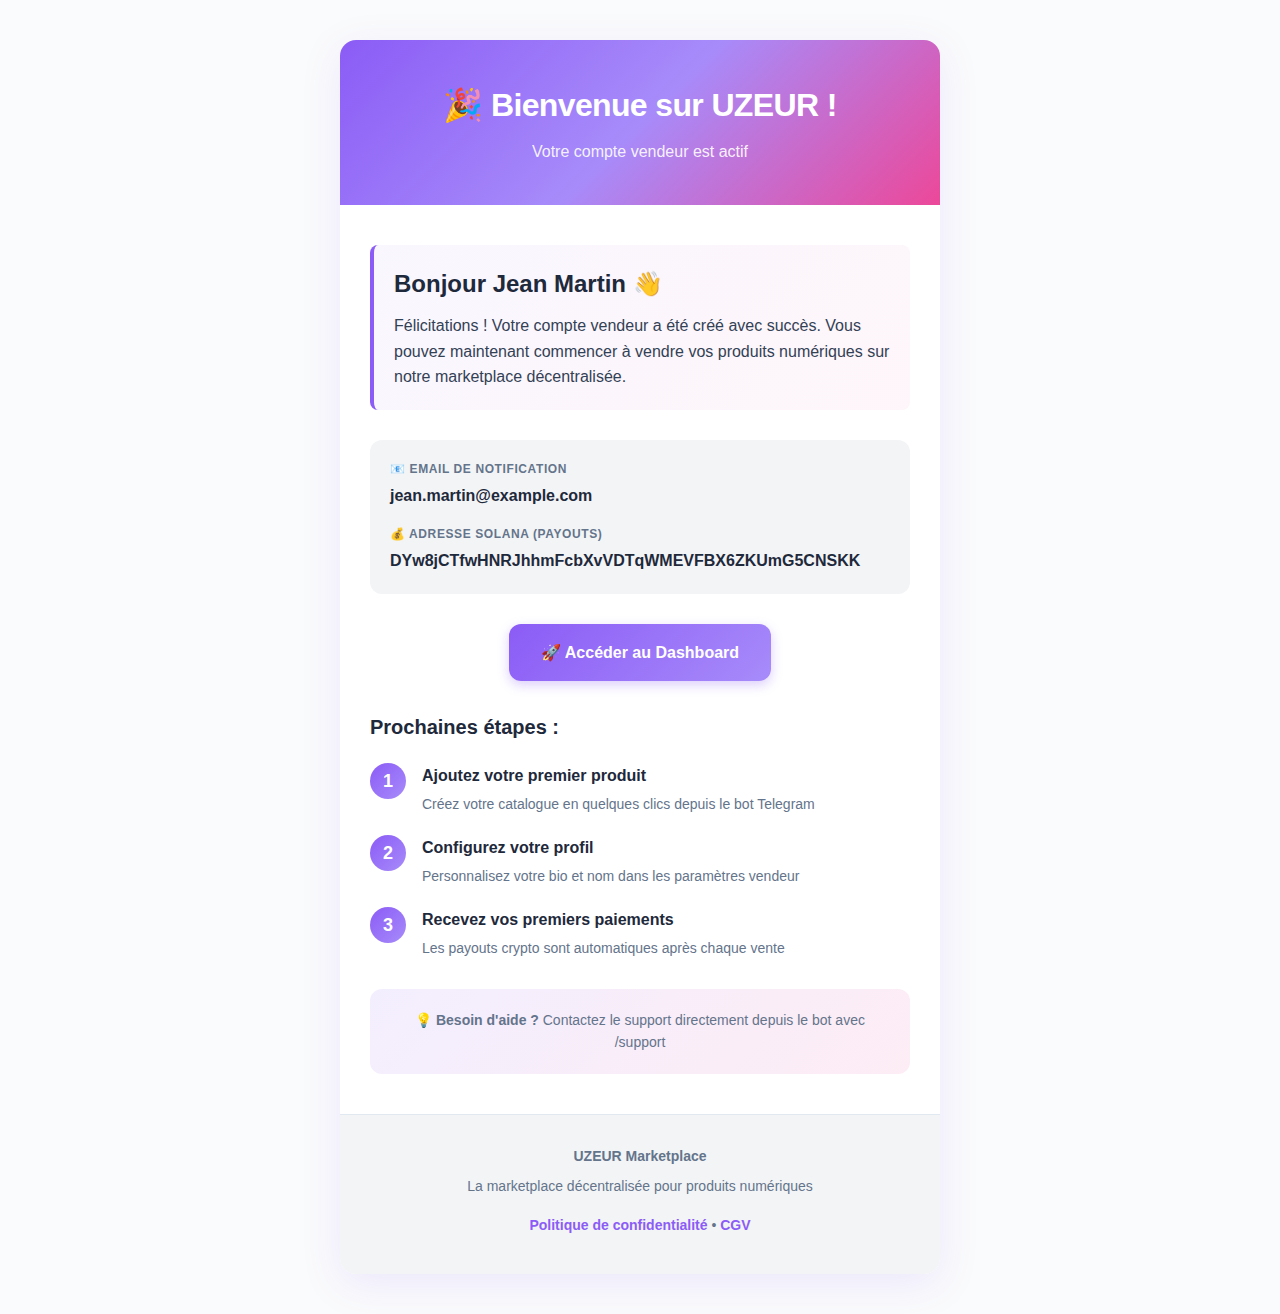
<file: test_email_preview.html>
<!DOCTYPE html>
<html lang="fr">
<head>
    <meta charset="UTF-8">
    <meta name="viewport" content="width=device-width, initial-scale=1.0">
    <title>Preview Email - Bienvenue Vendeur</title>
    <style>
        * {
            margin: 0;
            padding: 0;
            box-sizing: border-box;
        }

        body {
            font-family: -apple-system, BlinkMacSystemFont, 'Inter', 'Segoe UI', Roboto, sans-serif;
            background: #fafbfc;
            color: #334155;
            line-height: 1.6;
            -webkit-font-smoothing: antialiased;
        }

        .container {
            max-width: 600px;
            margin: 40px auto;
            background: white;
            border-radius: 16px;
            box-shadow: 0 10px 40px rgba(139, 92, 246, 0.12);
            overflow: hidden;
        }

        .header {
            background: linear-gradient(135deg, #8b5cf6 0%, #a78bfa 50%, #ec4899 100%);
            padding: 40px 30px;
            text-align: center;
        }

        .header h1 {
            font-size: 32px;
            font-weight: 900;
            color: white;
            margin-bottom: 8px;
            letter-spacing: -0.02em;
        }

        .header p {
            font-size: 16px;
            color: rgba(255, 255, 255, 0.9);
        }

        .content {
            padding: 40px 30px;
        }

        .welcome-box {
            background: linear-gradient(135deg, rgba(139, 92, 246, 0.05) 0%, rgba(236, 72, 153, 0.05) 100%);
            border-left: 4px solid #8b5cf6;
            padding: 20px;
            border-radius: 8px;
            margin-bottom: 30px;
        }

        .welcome-box h2 {
            font-size: 24px;
            font-weight: 800;
            color: #1e293b;
            margin-bottom: 10px;
        }

        .info-section {
            background: #f3f4f6;
            padding: 20px;
            border-radius: 12px;
            margin-bottom: 24px;
        }

        .info-item {
            margin-bottom: 16px;
        }

        .info-item:last-child {
            margin-bottom: 0;
        }

        .info-label {
            font-size: 12px;
            font-weight: 700;
            color: #64748b;
            text-transform: uppercase;
            letter-spacing: 0.05em;
            margin-bottom: 4px;
        }

        .info-value {
            font-size: 16px;
            font-weight: 600;
            color: #1e293b;
            word-break: break-all;
        }

        .cta-button {
            display: inline-block;
            background: linear-gradient(135deg, #8b5cf6 0%, #a78bfa 100%);
            color: white;
            text-decoration: none;
            padding: 16px 32px;
            border-radius: 12px;
            font-weight: 700;
            font-size: 16px;
            text-align: center;
            box-shadow: 0 4px 12px rgba(139, 92, 246, 0.3);
            transition: transform 0.2s;
        }

        .cta-button:hover {
            transform: translateY(-2px);
        }

        .steps {
            margin-top: 30px;
        }

        .step {
            display: flex;
            margin-bottom: 20px;
            align-items: flex-start;
        }

        .step-number {
            background: linear-gradient(135deg, #8b5cf6 0%, #a78bfa 100%);
            color: white;
            width: 36px;
            height: 36px;
            border-radius: 50%;
            display: flex;
            align-items: center;
            justify-content: center;
            font-weight: 800;
            font-size: 18px;
            margin-right: 16px;
            flex-shrink: 0;
        }

        .step-content h3 {
            font-size: 16px;
            font-weight: 700;
            color: #1e293b;
            margin-bottom: 4px;
        }

        .step-content p {
            font-size: 14px;
            color: #64748b;
        }

        .footer {
            background: #f3f4f6;
            padding: 30px;
            text-align: center;
            border-top: 1px solid #e2e8f0;
        }

        .footer p {
            font-size: 14px;
            color: #64748b;
            margin-bottom: 8px;
        }

        .footer a {
            color: #8b5cf6;
            text-decoration: none;
            font-weight: 600;
        }
    </style>
</head>
<body>
    <div class="container">
        <div class="header">
            <h1>🎉 Bienvenue sur UZEUR !</h1>
            <p>Votre compte vendeur est actif</p>
        </div>

        <div class="content">
            <div class="welcome-box">
                <h2>Bonjour Jean Martin 👋</h2>
                <p>Félicitations ! Votre compte vendeur a été créé avec succès. Vous pouvez maintenant commencer à vendre vos produits numériques sur notre marketplace décentralisée.</p>
            </div>

            <div class="info-section">
                <div class="info-item">
                    <div class="info-label">📧 Email de notification</div>
                    <div class="info-value">jean.martin@example.com</div>
                </div>

                <div class="info-item">
                    <div class="info-label">💰 Adresse Solana (Payouts)</div>
                    <div class="info-value">DYw8jCTfwHNRJhhmFcbXvVDTqWMEVFBX6ZKUmG5CNSKK</div>
                </div>
            </div>

            <div style="text-align: center; margin: 30px 0;">
                <a href="https://t.me/uzeur_bot" class="cta-button">
                    🚀 Accéder au Dashboard
                </a>
            </div>

            <div class="steps">
                <h3 style="font-size: 20px; font-weight: 800; color: #1e293b; margin-bottom: 20px;">
                    Prochaines étapes :
                </h3>

                <div class="step">
                    <div class="step-number">1</div>
                    <div class="step-content">
                        <h3>Ajoutez votre premier produit</h3>
                        <p>Créez votre catalogue en quelques clics depuis le bot Telegram</p>
                    </div>
                </div>

                <div class="step">
                    <div class="step-number">2</div>
                    <div class="step-content">
                        <h3>Configurez votre profil</h3>
                        <p>Personnalisez votre bio et nom dans les paramètres vendeur</p>
                    </div>
                </div>

                <div class="step">
                    <div class="step-number">3</div>
                    <div class="step-content">
                        <h3>Recevez vos premiers paiements</h3>
                        <p>Les payouts crypto sont automatiques après chaque vente</p>
                    </div>
                </div>
            </div>

            <div style="background: linear-gradient(135deg, rgba(139, 92, 246, 0.1) 0%, rgba(236, 72, 153, 0.1) 100%); padding: 20px; border-radius: 12px; margin-top: 30px; text-align: center;">
                <p style="font-size: 14px; color: #64748b; margin: 0;">
                    💡 <strong>Besoin d'aide ?</strong> Contactez le support directement depuis le bot avec /support
                </p>
            </div>
        </div>

        <div class="footer">
            <p><strong>UZEUR Marketplace</strong></p>
            <p>La marketplace décentralisée pour produits numériques</p>
            <p style="margin-top: 16px;">
                <a href="#">Politique de confidentialité</a> • <a href="#">CGV</a>
            </p>
        </div>
    </div>
</body>
</html>
</file>
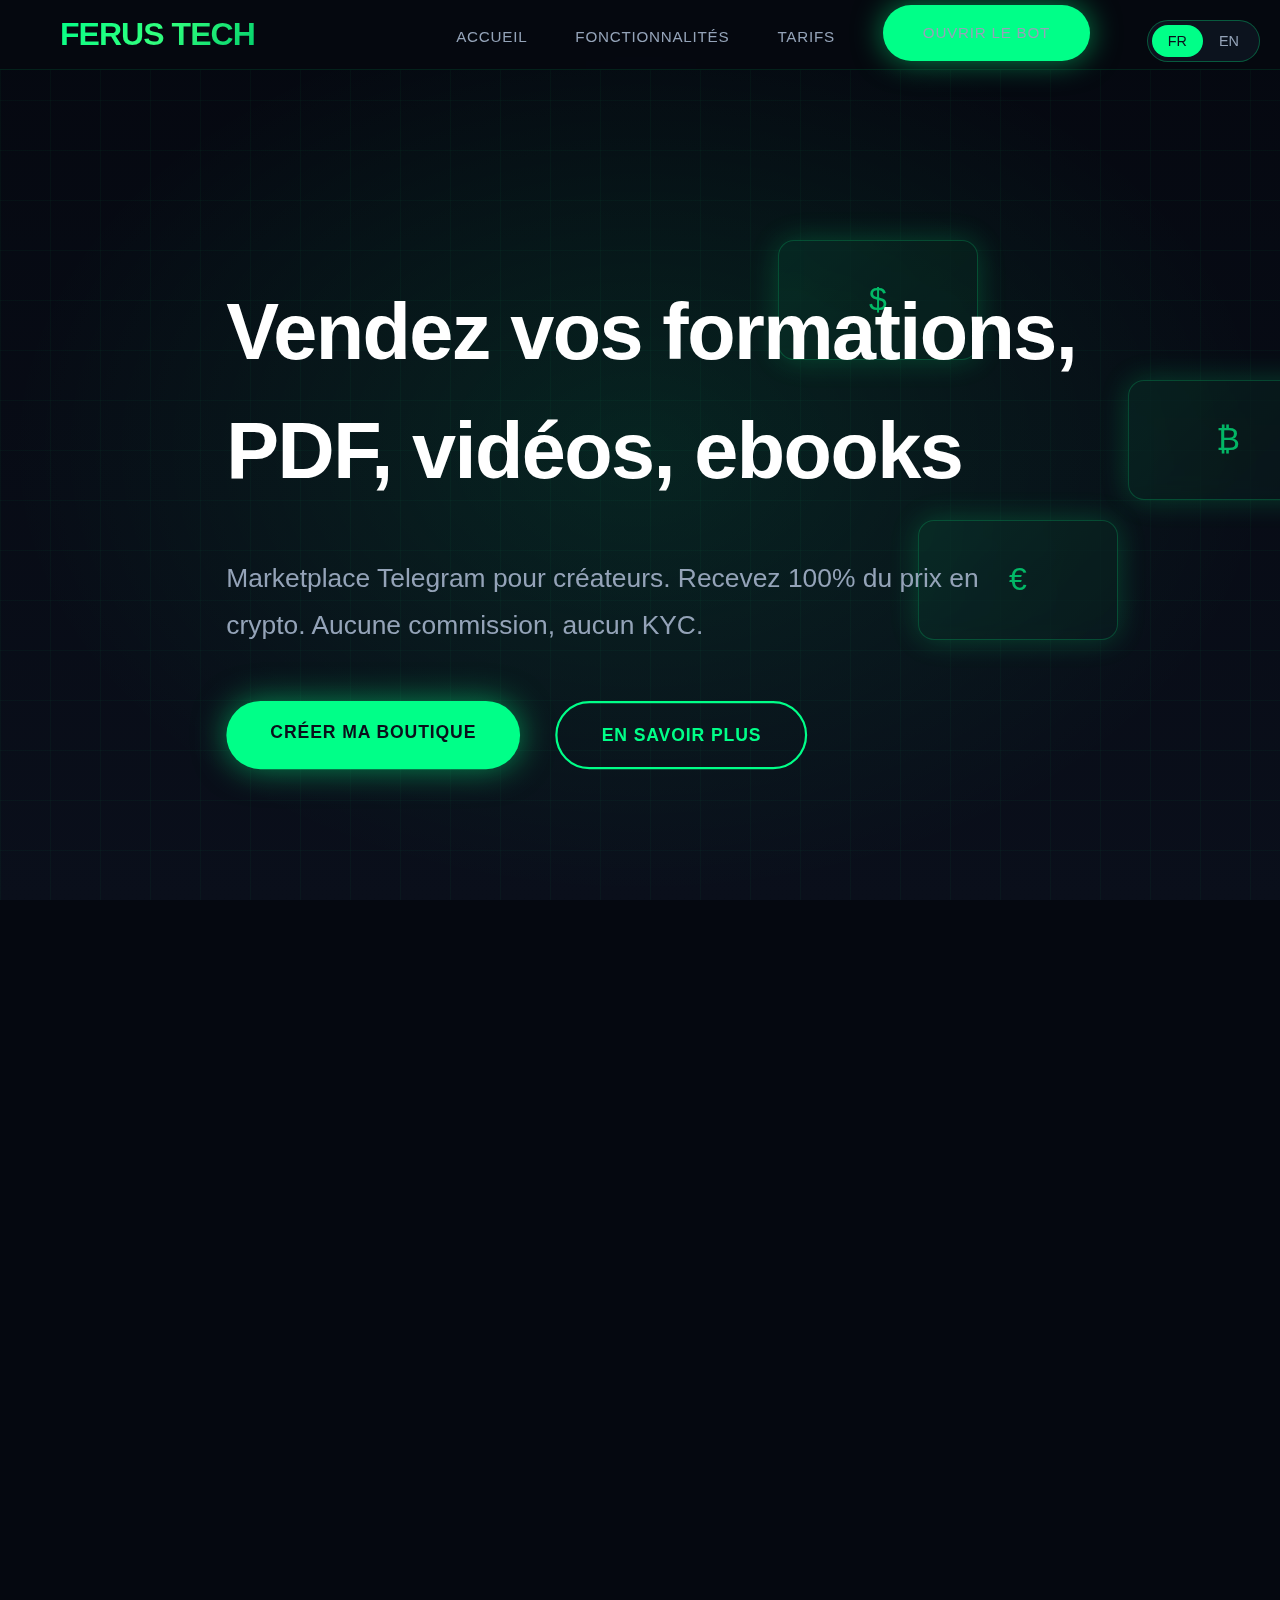
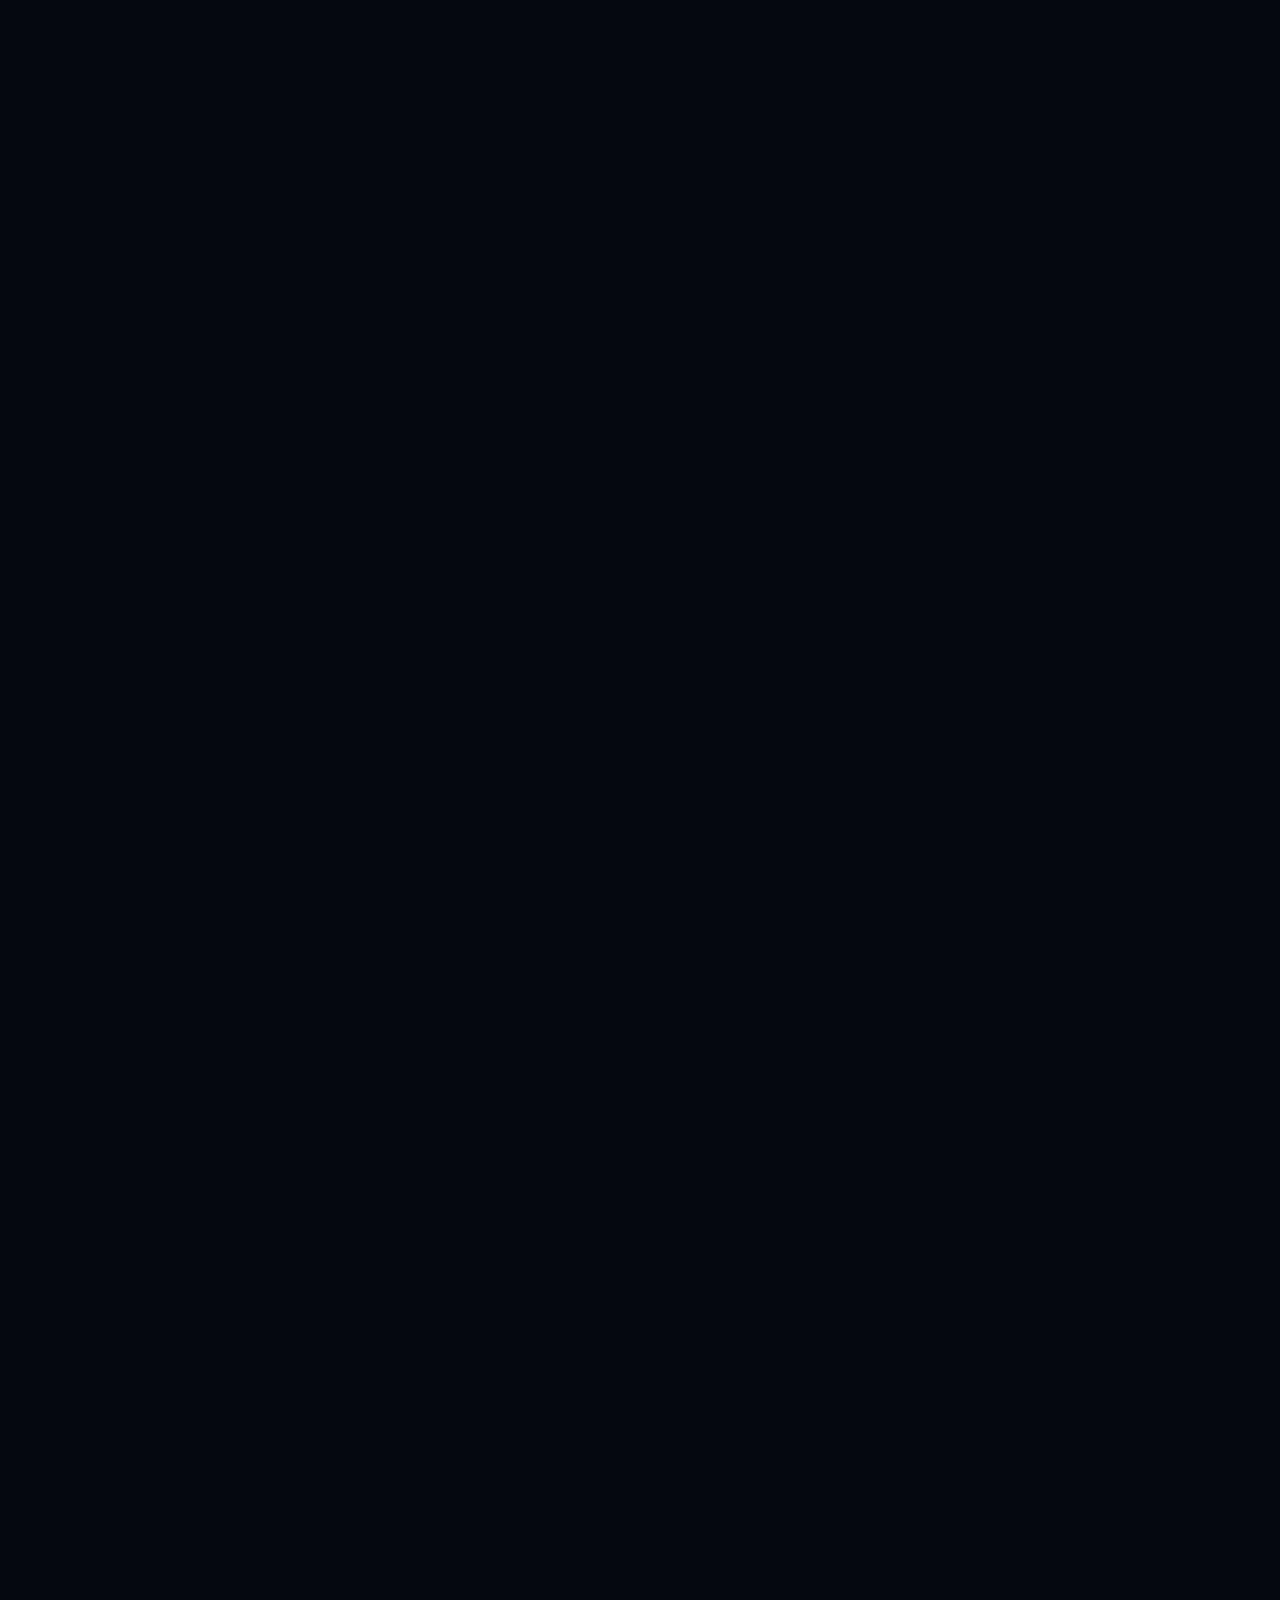
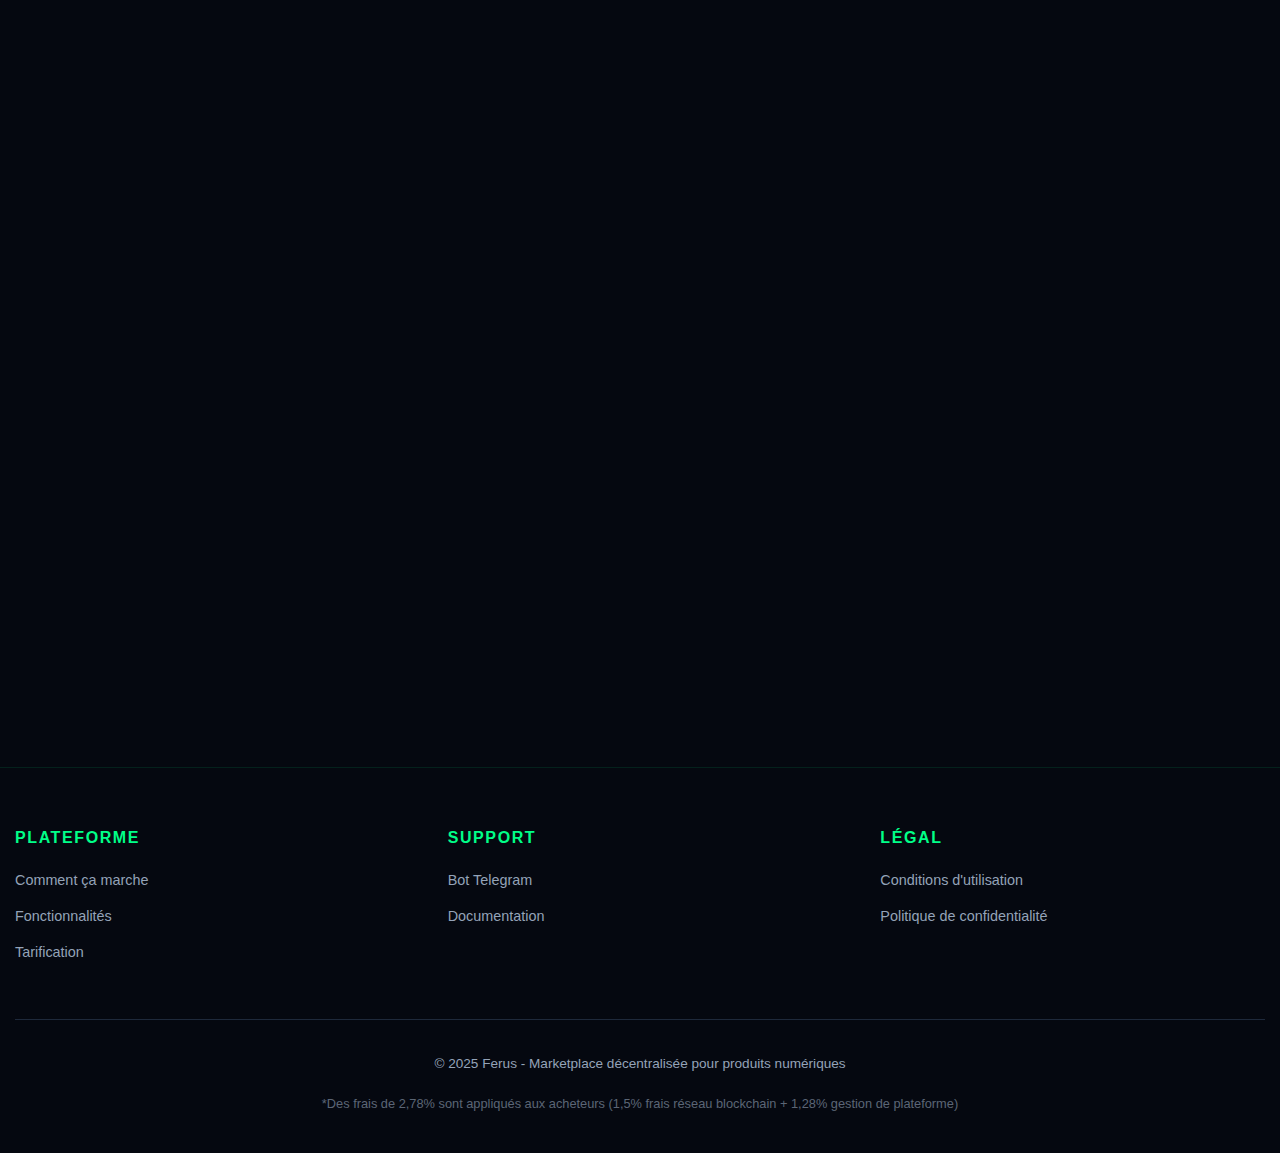
<file: ferus-landing/stock.html>
<!DOCTYPE html>
<html lang="fr">
<head>
    <meta charset="UTF-8">
    <meta name="viewport" content="width=device-width, initial-scale=1.0">
    <title>Ferus - Marketplace décentralisée pour produits numériques</title>
    <meta name="description" content="Révolutionnez votre approche des cartes cadeaux crypto avec notre formation exclusive et programme d'affiliation automatisé.">
    
    <style>
        * {
            margin: 0;
            padding: 0;
            box-sizing: border-box;
        }

        :root {
            --neon-green: #00ff88;
            --bright-green: #00ff00;
            --lime-green: #32ff7e;
            --dark-green: #00cc6a;
            --bg-dark: #0a0f1b;
            --bg-darker: #050810;
            --bg-card: #0d1520;
            --bg-card-hover: #111928;
            --text-white: #ffffff;
            --text-gray: #94a3b8;
            --text-light: #cbd5e1;
            --border-color: #1e293b;
            --gradient-green: linear-gradient(135deg, #00ff88 0%, #00cc6a 100%);
            --gradient-neon: linear-gradient(135deg, #00ff88 0%, #32ff7e 50%, #00cc6a 100%);
        }

        body {
            font-family: -apple-system, BlinkMacSystemFont, 'Inter', 'Segoe UI', Roboto, sans-serif;
            background: var(--bg-darker);
            color: var(--text-white);
            line-height: 1.6;
            overflow-x: hidden;
            -webkit-font-smoothing: antialiased;
            -moz-osx-font-smoothing: grayscale;
        }

        /* Typography */
        h1, h2, h3, h4 {
            line-height: 1.2;
            font-weight: 800;
            letter-spacing: -0.02em;
        }

        h1 {
            font-size: clamp(3rem, 6vw, 4.5rem);
            margin-bottom: 2.5rem;
        }

        h2 {
            font-size: clamp(2.5rem, 5vw, 4rem);
            margin-bottom: 1.5rem;
        }

        h3 {
            font-size: clamp(1.5rem, 3vw, 2rem);
            margin-bottom: 1rem;
        }

        p {
            margin-bottom: 1rem;
            color: var(--text-gray);
            line-height: 1.8;
            font-size: 1.1rem;
        }

        /* Layout */
        .container {
            max-width: 1400px;
            margin: 0 auto;
            padding: 0 40px;
        }

        @media (max-width: 768px) {
            .container {
                padding: 0 20px;
            }
        }

        /* Header */
        header {
            background: rgba(5, 8, 16, 0.95);
            backdrop-filter: blur(20px);
            -webkit-backdrop-filter: blur(20px);
            border-bottom: 1px solid rgba(0, 255, 136, 0.1);
            position: fixed;
            width: 100%;
            top: 0;
            z-index: 1000;
            transition: all 0.3s cubic-bezier(0.4, 0, 0.2, 1);
        }

        .header-inner {
            max-width: 1200px;
            margin: 0 auto;
            padding: 0 20px;
            padding-right: 150px !important; /* ← AJOUTEZ CETTE LIGNE */
           
        }

        header nav {
            display: flex;
            justify-content: space-between;
            align-items: center;
            width: 100%; /* Gardez cette ligne */
            padding: 0rem 0;
}

        header.scrolled {
            background: rgba(5, 8, 16, 0.98);
            box-shadow: 0 10px 30px rgba(0, 0, 0, 0.5);
        }

        nav {
            display: flex;
            justify-content: space-between;
            align-items: center;
            padding: 1.5rem 0;
        }

        .logo {
            font-size: 2rem;
            font-weight: 900;
            background: var(--gradient-neon);
            -webkit-background-clip: text;
            -webkit-text-fill-color: transparent;
            background-clip: text;
            text-transform: uppercase;
            letter-spacing: -0.03em;
        }

        @media (max-width: 768px) {
            .logo {
                font-size: 1.3rem;
            }
        }

        .nav-links {
            display: flex;
            gap: 3rem;
            list-style: none;
            align-items: center;
            margin-top: 5px;
        
        }

        .nav-links a {
            color: var(--text-gray);
            text-decoration: none;
            font-weight: 500;
            transition: color 0.3s;
            position: relative;
            font-size: 0.95rem;
            text-transform: uppercase;
            letter-spacing: 0.05em;
        }

        .nav-links a:hover {
            color: var(--neon-green);
        }

        /* Buttons */
        .btn {
            display: inline-block;
            padding: 16px 40px;
            border-radius: 50px;
            font-weight: 700;
            text-decoration: none;
            transition: all 0.3s cubic-bezier(0.4, 0, 0.2, 1);
            cursor: pointer;
            border: none;
            font-size: 1rem;
            position: relative;
            overflow: hidden;
            text-transform: uppercase;
            letter-spacing: 0.05em;
        }

        .btn-primary {
            background: var(--neon-green);
            color: var(--bg-dark);
            box-shadow: 0 0 30px rgba(0, 255, 136, 0.5);
        }

        .btn-primary:hover {
            transform: translateY(-2px);
            box-shadow: 0 0 50px rgba(0, 255, 136, 0.7);
        }

        .btn-secondary {
            background: transparent;
            color: var(--neon-green);
            border: 2px solid var(--neon-green);
            box-shadow: inset 0 0 0 0 var(--neon-green);
        }

        .btn-secondary:hover {
            box-shadow: inset 0 0 0 2px var(--neon-green);
            background: rgba(0, 255, 136, 0.1);
        }

/* Language Switcher */
.language-switcher {
    position: fixed;
    top: 20px;
    right: 20px;
    z-index: 1001;
    display: flex;
    background: rgba(13, 21, 32, 0.9);
    border: 1px solid rgba(0, 255, 136, 0.3);
    border-radius: 50px;
    padding: 4px;
    backdrop-filter: blur(10px);
}

.language-switcher button {
    background: transparent;
    border: none;
    color: var(--text-gray);
    padding: 8px 16px;
    border-radius: 50px;
    cursor: pointer;
    font-weight: 500;
    transition: all 0.3s ease;
    font-size: 0.9rem;
}

@media (max-width: 768px) {
    .language-switcher {
        position: absolute !important;
        top: 50% !important;
        right: 20px !important;
        transform: translateY(-50%) !important;
        z-index: 1002;
        margin: 0;
        padding: 3px;
    }

    .language-switcher button {
        padding: 5px 10px;
        font-size: 0.75rem;
    }
}

.language-switcher button.active {
    background: var(--neon-green);
    color: var(--bg-dark);
}

.language-switcher button:hover:not(.active) {
    color: var(--neon-green);
}
        /* Hero Section */
        .hero {
            min-height: 100vh;
            display: flex;
            align-items: center;
            position: relative;
            background: radial-gradient(ellipse at center, rgba(0, 255, 136, 0.1) 0%, transparent 70%), linear-gradient(180deg, var(--bg-darker) 0%, var(--bg-dark) 100%);
            overflow: hidden;
            box-sizing: border-box;
        }

        .hero::before {
            content: '';
            position: absolute;
            top: 0;
            left: 0;
            right: 0;
            bottom: 0;
            background-image: 
                linear-gradient(rgba(0, 255, 136, 0.03) 1px, transparent 1px),
                linear-gradient(90deg, rgba(0, 255, 136, 0.03) 1px, transparent 1px);
            background-size: 50px 50px;
            animation: grid-move 20s linear infinite;
        }

        @keyframes grid-move {
            0% { transform: translate(0, 0); }
            100% { transform: translate(50px, 50px); }
        }

        .hero-content {
            position: relative;
            z-index: 2;
            max-width: 900px;
            padding-top: 100px;
            transform: scale(1.1);
            transform-origin: top center;
            padding-left: 20px;
            width: 100%;
        }

        .hero h1 {
            font-weight: 900;
            margin-bottom: 2.5rem;
            line-height: 1.5;
            animation: fadeInUp 0.8s ease;
        }

        .hero-subtitle {
            font-size: 1.5rem;
            color: var(--text-gray);
            margin-bottom: 3rem;
            animation: fadeInUp 0.8s ease 0.2s both;
            max-width: 700px;
        }

        .hero-cta {
            display: flex;
            gap: 2rem;
            flex-wrap: wrap;
            animation: fadeInUp 0.8s ease 0.4s both;
        }

        .hero-visual {
            position: absolute;
            right: -10%;
            top: 50%;
            transform: translateY(-50%);
            width: 700px;
            height: 700px;
            z-index: 1;
            will-change: transform;
        }

        /* Animated Particles */
        .particles-container {
            position: absolute;
            width: 100%;
            height: 100%;
        }

        .particle {
            position: absolute;
            width: 4px;
            height: 4px;
            background: var(--neon-green);
            border-radius: 50%;
            opacity: 0;
        }

        .particle:nth-child(1) { left: 5%; top: 15%; animation: float-particle 18s infinite 0s; }
        .particle:nth-child(2) { left: 25%; top: 40%; animation: float-particle 20s infinite 0.4s; }
        .particle:nth-child(3) { left: 45%; top: 10%; animation: float-particle 16s infinite 0.8s; }
        .particle:nth-child(4) { left: 65%; top: 55%; animation: float-particle 22s infinite 0.3s; }
        .particle:nth-child(5) { left: 15%; top: 70%; animation: float-particle 17s infinite 1.1s; }
        .particle:nth-child(6) { left: 80%; top: 25%; animation: float-particle 19s infinite 0.6s; }
        .particle:nth-child(7) { left: 35%; top: 60%; animation: float-particle 21s infinite 1.4s; }
        .particle:nth-child(8) { left: 55%; top: 35%; animation: float-particle 15s infinite 0.9s; }
        .particle:nth-child(9) { left: 90%; top: 80%; animation: float-particle 18s infinite 0.5s; }
        .particle:nth-child(10) { left: 70%; top: 50%; animation: float-particle 20s infinite 1.2s; }

        @keyframes float-particle {
            0% {
                transform: translateY(100vh) translateX(0) scale(0.5);
                opacity: 0;
            }
            10% {
                opacity: 0.6;
                transform: translateY(80vh) translateX(15px) scale(1);
            }
            30% {
                opacity: 0.8;
                transform: translateY(50vh) translateX(-20px) scale(1);
            }
            50% {
                opacity: 1;
                transform: translateY(20vh) translateX(25px) scale(1);
            }
            70% {
                opacity: 0.7;
                transform: translateY(-10vh) translateX(-15px) scale(1);
            }
            90% {
                opacity: 0.3;
                transform: translateY(-40vh) translateX(10px) scale(0.8);
            }
            100% {
                opacity: 0;
                transform: translateY(-60vh) translateX(0) scale(0.3);
            }
        }

        /* Floating Cards Animation */
        .floating-cards {
            position: absolute;
            width: 100%;
            height: 100%;
            transform-style: preserve-3d;
            animation: rotate-cards 20s linear infinite;
        }

        .floating-card {
            position: absolute;
            width: 200px;
            height: 120px;
            background: linear-gradient(135deg, rgba(0, 255, 136, 0.1) 0%, rgba(0, 255, 136, 0.05) 100%);
            border: 1px solid rgba(0, 255, 136, 0.3);
            border-radius: 16px;
            backdrop-filter: blur(10px);
            display: flex;
            align-items: center;
            justify-content: center;
            font-size: 2rem;
            color: var(--neon-green);
            opacity: 0.7;
            box-shadow: 0 0 30px rgba(0, 255, 136, 0.3);
        }

        .floating-card:nth-child(1) {
            top: 20%;
            left: 10%;
            animation: float-card-1 8s ease-in-out infinite;
        }

        .floating-card:nth-child(2) {
            top: 60%;
            left: 30%;
            animation: float-card-2 10s ease-in-out infinite;
        }

        .floating-card:nth-child(3) {
            top: 40%;
            left: 60%;
            animation: float-card-3 12s ease-in-out infinite;
        }

        @keyframes float-card-1 {
            0%, 100% { transform: translate(0, 0) rotate(5deg); }
            50% { transform: translate(30px, -30px) rotate(-5deg); }
        }

        @keyframes float-card-2 {
            0%, 100% { transform: translate(0, 0) rotate(-5deg); }
            50% { transform: translate(-40px, 20px) rotate(5deg); }
        }

        @keyframes float-card-3 {
            0%, 100% { transform: translate(0, 0) rotate(3deg); }
            50% { transform: translate(20px, 40px) rotate(-3deg); }
        }

        @keyframes rotate-cards {
            from { transform: rotateY(0deg); }
            to { transform: rotateY(360deg); }
        }

        @keyframes pulse {
            0%, 100% { transform: scale(1); opacity: 0.3; }
            50% { transform: scale(1.1); opacity: 0.5; }
        }

        @keyframes fadeInUp {
            from {
                opacity: 0;
                transform: translateY(40px);
            }
            to {
                opacity: 1;
                transform: translateY(0);
            }
        }

        /* Sections communes */
        .core-section, .features, .visual-section, .benefits-section, .partner-section, .pricing {
            padding: 120px 0;
        }

        .core-section {
            background: var(--bg-dark);
            position: relative;
            overflow: hidden;
        }

        .core-section::before {
            content: '';
            position: absolute;
            top: 0;
            left: -50%;
            width: 200%;
            height: 100%;
            background: radial-gradient(circle at center, rgba(0, 255, 136, 0.05) 0%, transparent 50%);
            animation: rotate-slow 30s linear infinite;
        }

        @keyframes rotate-slow {
            from { transform: rotate(0deg); }
            to { transform: rotate(360deg); }
        }

        .section-header {
            text-align: center;
            margin-bottom: 5rem;
            position: relative;
            z-index: 1;
        }

        .section-header h2 {
            font-weight: 900;
            margin-bottom: 1.5rem;
        }

        .section-header p {
            font-size: 1.25rem;
            color: var(--text-light);
            max-width: 700px;
            margin: 0 auto;
        }

        .core-grid {
            display: grid;
            grid-template-columns: repeat(auto-fit, minmax(380px, 1fr));
            gap: 2rem;
            position: relative;
            z-index: 1;
        }

        .core-card, .benefit-card, .commission-card {
            position: relative;
            overflow: hidden;
            transition: all 0.3s ease;
        }

        .core-card {
            background: linear-gradient(135deg, rgba(0, 255, 136, 0.1) 0%, rgba(0, 255, 136, 0.05) 100%);
            border: 1px solid rgba(0, 255, 136, 0.2);
            border-radius: 24px;
            padding: 3rem;
        }

        .core-card::before, .feature-card::before {
            content: '';
            position: absolute;
            opacity: 0;
            transition: opacity 0.3s ease;
            pointer-events: none;
        }

        .core-card::before {
            top: 0;
            left: 0;
            right: 0;
            bottom: 0;
            background: radial-gradient(circle at top left, rgba(0, 255, 136, 0.1) 0%, transparent 50%);
        }

        .core-card:hover {
            transform: translateY(-10px) scale(1.02);
            border-color: var(--neon-green);
            box-shadow: 0 20px 60px rgba(0, 255, 136, 0.2);
        }

        .core-card:hover::before {
            opacity: 1;
        }

        .core-card h3 {
            color: var(--text-white);
            margin-bottom: 1.5rem;
            font-size: 1.75rem;
        }

        .core-card p {
            font-size: 1.1rem;
            line-height: 1.8;
            color: var(--text-gray);
        }

        /* Features Section */
        .features {
            background: linear-gradient(180deg, var(--bg-dark) 0%, var(--bg-darker) 100%);
            position: relative;
        }

        .features-grid {
            display: grid;
            grid-template-columns: repeat(auto-fit, minmax(350px, 1fr));
            gap: 3rem;
            margin-top: 5rem;
        }

        .feature-card {
            background: var(--bg-card);
            border: 1px solid var(--border-color);
            border-radius: 20px;
            padding: 2.5rem;
            transition: all 0.3s cubic-bezier(0.4, 0, 0.2, 1);
            position: relative;
            overflow: hidden;
        }

        .feature-card::after {
            content: '';
            position: absolute;
            top: 0;
            left: 0;
            width: 100%;
            height: 4px;
            background: var(--gradient-neon);
            transform: scaleX(0);
            transition: transform 0.3s ease;
            transform-origin: left;
        }

        .feature-card:hover {
            background: var(--bg-card-hover);
            transform: translateY(-5px);
            border-color: rgba(0, 255, 136, 0.3);
        }

        .feature-card:hover::after {
            transform: scaleX(1);
        }

        .feature-icon {
            width: 70px;
            height: 70px;
            background: rgba(0, 255, 136, 0.1);
            border: 1px solid rgba(0, 255, 136, 0.3);
            border-radius: 16px;
            display: flex;
            align-items: center;
            justify-content: center;
            font-size: 2rem;
            margin-bottom: 2rem;
            color: var(--neon-green);
            position: relative;
            overflow: hidden;
        }

        .feature-icon::before {
            content: '';
            position: absolute;
            top: 50%;
            left: 50%;
            transform: translate(-50%, -50%);
            width: 100%;
            height: 100%;
            background: radial-gradient(circle, rgba(0, 255, 136, 0.2) 0%, transparent 70%);
            opacity: 0;
            transition: opacity 0.3s ease;
        }

        .feature-card:hover .feature-icon::before {
            opacity: 1;
        }

        /* Icon placeholders */
        .icon-placeholder {
            width: 40px;
            height: 40px;
            background: linear-gradient(135deg, var(--neon-green) 0%, var(--dark-green) 100%);
            mask-size: contain;
            mask-repeat: no-repeat;
            mask-position: center;
            -webkit-mask-size: contain;
            -webkit-mask-repeat: no-repeat;
            -webkit-mask-position: center;
        }

        .icon-book {
            mask-image: url("data:image/svg+xml,%3Csvg xmlns='http://www.w3.org/2000/svg' viewBox='0 0 24 24' fill='none' stroke='currentColor' stroke-width='2'%3E%3Cpath d='M4 19.5A2.5 2.5 0 0 1 6.5 17H20'%3E%3C/path%3E%3Cpath d='M6.5 2H20v20H6.5A2.5 2.5 0 0 1 4 19.5v-15A2.5 2.5 0 0 1 6.5 2z'%3E%3C/path%3E%3C/svg%3E");
            -webkit-mask-image: url("data:image/svg+xml,%3Csvg xmlns='http://www.w3.org/2000/svg' viewBox='0 0 24 24' fill='none' stroke='currentColor' stroke-width='2'%3E%3Cpath d='M4 19.5A2.5 2.5 0 0 1 6.5 17H20'%3E%3C/path%3E%3Cpath d='M6.5 2H20v20H6.5A2.5 2.5 0 0 1 4 19.5v-15A2.5 2.5 0 0 1 6.5 2z'%3E%3C/path%3E%3C/svg%3E");
        }

        .icon-bot {
            mask-image: url("data:image/svg+xml,%3Csvg xmlns='http://www.w3.org/2000/svg' viewBox='0 0 24 24' fill='none' stroke='currentColor' stroke-width='2'%3E%3Crect x='3' y='11' width='18' height='10' rx='2' ry='2'%3E%3C/rect%3E%3Cpath d='M7 11V7a5 5 0 0 1 10 0v4'%3E%3C/path%3E%3C/svg%3E");
            -webkit-mask-image: url("data:image/svg+xml,%3Csvg xmlns='http://www.w3.org/2000/svg' viewBox='0 0 24 24' fill='none' stroke='currentColor' stroke-width='2'%3E%3Crect x='3' y='11' width='18' height='10' rx='2' ry='2'%3E%3C/rect%3E%3Cpath d='M7 11V7a5 5 0 0 1 10 0v4'%3E%3C/path%3E%3C/svg%3E");
        }

        .icon-support {
            mask-image: url("data:image/svg+xml,%3Csvg xmlns='http://www.w3.org/2000/svg' viewBox='0 0 24 24' fill='none' stroke='currentColor' stroke-width='2'%3E%3Cpath d='M12 2C6.48 2 2 6.48 2 12s4.48 10 10 10 10-4.48 10-10S17.52 2 12 2z'%3E%3C/path%3E%3Cpath d='M12 16v-4m0-4h.01'%3E%3C/path%3E%3C/svg%3E");
            -webkit-mask-image: url("data:image/svg+xml,%3Csvg xmlns='http://www.w3.org/2000/svg' viewBox='0 0 24 24' fill='none' stroke='currentColor' stroke-width='2'%3E%3Cpath d='M12 2C6.48 2 2 6.48 2 12s4.48 10 10 10 10-4.48 10-10S17.52 2 12 2z'%3E%3C/path%3E%3Cpath d='M12 16v-4m0-4h.01'%3E%3C/path%3E%3C/svg%3E");
        }

        .icon-money {
            mask-image: url("data:image/svg+xml,%3Csvg xmlns='http://www.w3.org/2000/svg' viewBox='0 0 24 24' fill='none' stroke='currentColor' stroke-width='2'%3E%3Cpath d='M12 2v20M17 5H9.5a3.5 3.5 0 0 0 0 7h5a3.5 3.5 0 0 1 0 7H6'%3E%3C/path%3E%3C/svg%3E");
            -webkit-mask-image: url("data:image/svg+xml,%3Csvg xmlns='http://www.w3.org/2000/svg' viewBox='0 0 24 24' fill='none' stroke='currentColor' stroke-width='2'%3E%3Cpath d='M12 2v20M17 5H9.5a3.5 3.5 0 0 0 0 7h5a3.5 3.5 0 0 1 0 7H6'%3E%3C/path%3E%3C/svg%3E");
        }

        .icon-update {
            mask-image: url("data:image/svg+xml,%3Csvg xmlns='http://www.w3.org/2000/svg' viewBox='0 0 24 24' fill='none' stroke='currentColor' stroke-width='2'%3E%3Cpath d='M21 2v6h-6M3 12a9 9 0 0 1 15-6.7L21 8M3 22v-6h6M21 12a9 9 0 0 1-15 6.7L3 16'%3E%3C/path%3E%3C/svg%3E");
            -webkit-mask-image: url("data:image/svg+xml,%3Csvg xmlns='http://www.w3.org/2000/svg' viewBox='0 0 24 24' fill='none' stroke='currentColor' stroke-width='2'%3E%3Cpath d='M21 2v6h-6M3 12a9 9 0 0 1 15-6.7L21 8M3 22v-6h6M21 12a9 9 0 0 1-15 6.7L3 16'%3E%3C/path%3E%3C/svg%3E");
        }

        .icon-lightning {
            mask-image: url("data:image/svg+xml,%3Csvg xmlns='http://www.w3.org/2000/svg' viewBox='0 0 24 24' fill='none' stroke='currentColor' stroke-width='2'%3E%3Cpolygon points='13 2 3 14 12 14 11 22 21 10 12 10 13 2'%3E%3C/polygon%3E%3C/svg%3E");
            -webkit-mask-image: url("data:image/svg+xml,%3Csvg xmlns='http://www.w3.org/2000/svg' viewBox='0 0 24 24' fill='none' stroke='currentColor' stroke-width='2'%3E%3Cpolygon points='13 2 3 14 12 14 11 22 21 10 12 10 13 2'%3E%3C/polygon%3E%3C/svg%3E");
        }

        /* Visual Sections */
        .visual-section {
            background: var(--bg-darker);
            position: relative;
            overflow: hidden;
        }

        .visual-content {
            display: grid;
            grid-template-columns: 1fr 1fr;
            gap: 5rem;
            align-items: center;
        }

        .visual-text h2 {
            margin-bottom: 2rem;
        }

        .visual-text p {
            font-size: 1.2rem;
            margin-bottom: 2rem;
        }

        .visual-image {
            position: relative;
            height: 600px;
            background: linear-gradient(135deg, rgba(0, 255, 136, 0.1) 0%, transparent 100%);
            border-radius: 24px;
            overflow: hidden;
        }

        .visual-image::before {
            content: '';
            position: absolute;
            top: 50%;
            left: 50%;
            transform: translate(-50%, -50%);
            width: 80%;
            height: 80%;
            background: radial-gradient(circle, rgba(0, 255, 136, 0.2) 0%, transparent 70%);
            filter: blur(60px);
            animation: pulse 4s ease-in-out infinite;
        }

        /* Benefits Grid */
        .benefits-section {
            background: var(--bg-dark);
            position: relative;
        }

        .benefits-grid {
            display: grid;
            grid-template-columns: repeat(2, 1fr);
            gap: 3rem;
            margin-top: 5rem;
        }

        .benefit-card {
            background: var(--bg-card);
            border: 1px solid var(--border-color);
            border-radius: 20px;
            padding: 3rem;
            display: flex;
            align-items: flex-start;
            gap: 2rem;
        }

        .benefit-card:hover {
            transform: translateX(10px);
            border-color: rgba(0, 255, 136, 0.3);
            background: var(--bg-card-hover);
        }

        .benefit-icon {
            width: 60px;
            height: 60px;
            background: rgba(0, 255, 136, 0.1);
            border-radius: 12px;
            display: flex;
            align-items: center;
            justify-content: center;
            color: var(--neon-green);
            font-size: 1.5rem;
            flex-shrink: 0;
        }

        .benefit-content h3 {
            color: var(--text-white);
            margin-bottom: 1rem;
            font-size: 1.5rem;
        }

        /* Partner Section */
        .partner-section {
            background: linear-gradient(180deg, var(--bg-darker) 0%, var(--bg-dark) 100%);
            position: relative;
            overflow: hidden;
        }

        .partner-hero {
            background: linear-gradient(135deg, rgba(0, 255, 136, 0.1) 0%, rgba(0, 255, 136, 0.05) 100%);
            border: 2px solid rgba(0, 255, 136, 0.3);
            border-radius: 32px;
            padding: 5rem;
            text-align: center;
            margin: 4rem 0;
            position: relative;
            overflow: hidden;
        }

        .partner-hero::before {
            content: '';
            position: absolute;
            top: -50%;
            left: -50%;
            width: 200%;
            height: 200%;
            background: radial-gradient(circle, rgba(0, 255, 136, 0.1) 0%, transparent 50%);
            animation: rotate-slow 20s linear infinite;
        }

        .partner-hero h3 {
            font-size: 3rem;
            margin-bottom: 1.5rem;
            background: var(--gradient-neon);
            -webkit-background-clip: text;
            -webkit-text-fill-color: transparent;
            background-clip: text;
            position: relative;
            z-index: 1;
        }

        .commission-showcase {
            display: grid;
            grid-template-columns: repeat(4, 1fr);
            gap: 2rem;
            margin: 5rem 0;
        }

        .commission-card {
            background: var(--bg-card);
            border: 1px solid rgba(0, 255, 136, 0.2);
            border-radius: 20px;
            padding: 2.5rem;
            text-align: center;
        }

        .commission-card::before {
            content: '';
            position: absolute;
            top: 50%;
            left: 50%;
            transform: translate(-50%, -50%);
            width: 100px;
            height: 100px;
            background: radial-gradient(circle, rgba(0, 255, 136, 0.2) 0%, transparent 70%);
            filter: blur(40px);
            opacity: 0;
            transition: opacity 0.3s ease;
        }

        .commission-card:hover {
            transform: translateY(-10px);
            border-color: var(--neon-green);
        }

        .commission-card:hover::before {
            opacity: 1;
        }

        .commission-amount {
            font-size: 3rem;
            font-weight: 900;
            color: var(--neon-green);
            margin-bottom: 0.5rem;
        }

        /* Pricing Section */
        .pricing {
            background: var(--bg-dark);
            position: relative;
        }

        .pricing-wrapper {
            max-width: 700px;
            margin: 0 auto;
        }

        .pricing-card {
            background: linear-gradient(135deg, var(--bg-card) 0%, rgba(13, 21, 32, 0.8) 100%);
            border: 2px solid var(--neon-green);
            border-radius: 32px;
            padding: 4rem;
            position: relative;
            overflow: hidden;
            box-shadow: 0 0 100px rgba(0, 255, 136, 0.2);
        }

        .pricing-card::before {
            content: '';
            position: absolute;
            top: -100px;
            right: -100px;
            width: 300px;
            height: 300px;
            background: radial-gradient(circle, rgba(0, 255, 136, 0.1) 0%, transparent 70%);
            animation: float 6s ease-in-out infinite;
        }

        @keyframes float {
            0%, 100% { transform: translate(0, 0); }
            50% { transform: translate(-30px, 30px); }
        }

        .price-header {
            text-align: center;
            margin-bottom: 3rem;
            position: relative;
            z-index: 1;
        }

        .price-tag {
            display: flex;
            align-items: baseline;
            justify-content: center;
            gap: 1.5rem;
            margin: 2rem 0;
        }

        .price-current {
            font-size: 5rem;
            font-weight: 900;
            background: var(--gradient-neon);
            -webkit-background-clip: text;
            -webkit-text-fill-color: transparent;
            background-clip: text;
        }

        .price-original {
            font-size: 2.5rem;
            color: var(--text-gray);
            text-decoration: line-through;
            opacity: 0.5;
        }

        .price-features {
            list-style: none;
            margin: 3rem 0;
            position: relative;
            z-index: 1;
        }

        .price-features li {
            padding: 1.25rem;
            border-bottom: 1px solid rgba(255, 255, 255, 0.05);
            display: flex;
            align-items: center;
            gap: 1rem;
            font-size: 1.1rem;
            color: var(--text-light);
        }

        .price-features li::before {
            content: '✓';
            color: var(--neon-green);
            font-weight: bold;
            font-size: 1.3rem;
            display: flex;
            align-items: center;
            justify-content: center;
            width: 24px;
            height: 24px;
            background: rgba(0, 255, 136, 0.1);
            border-radius: 50%;
        }

        /* CTA Section */
        .cta-section {
            padding: 80px 0;
            background: linear-gradient(135deg, rgba(0, 255, 136, 0.05) 0%, transparent 100%);
            text-align: center;
            position: relative;
            overflow: hidden;
        }

        .cta-section::before {
            content: '';
            position: absolute;
            top: 50%;
            left: 50%;
            transform: translate(-50%, -50%);
            width: 600px;
            height: 600px;
            background: radial-gradient(circle, rgba(0, 255, 136, 0.1) 0%, transparent 70%);
            filter: blur(100px);
        }

        .cta-content {
            position: relative;
            z-index: 1;
        }

        .cta-section h2 {
            margin-bottom: 1.5rem;
            font-size: clamp(1.75rem, 3vw, 2.5rem);
        }

        .cta-section p {
            font-size: 1.15rem;
            margin-bottom: 2rem;
            color: var(--text-light);
        }

        .cta-section .btn-large {
            padding: 14px 32px;
            font-size: 1rem;
        }

        /* Footer */
        footer {
            background: var(--bg-darker);
            padding: 60px 0 30px;
            border-top: 1px solid rgba(0, 255, 136, 0.1);
        }

        .footer-content {
            display: grid;
            grid-template-columns: repeat(auto-fit, minmax(200px, 1fr));
            gap: 3rem;
            margin-bottom: 3rem;
        }

        .footer-section h4 {
            color: var(--neon-green);
            margin-bottom: 1rem;
            font-size: 1rem;
            text-transform: uppercase;
            letter-spacing: 0.1em;
        }

        .footer-links {
            list-style: none;
        }

        .footer-links a {
            color: var(--text-gray);
            text-decoration: none;
            display: block;
            padding: 0.4rem 0;
            transition: all 0.3s ease;
            position: relative;
            font-size: 0.9rem;
        }

        .footer-links a:hover {
            color: var(--neon-green);
            transform: translateX(5px);
        }

        .footer-bottom {
            text-align: center;
            padding-top: 2rem;
            border-top: 1px solid var(--border-color);
            color: var(--text-gray);
        }

        .footer-bottom p {
            font-size: 0.85rem;
            margin-bottom: 0.5rem;
        }

        @media (max-width: 768px) {

         
            footer {
                padding: 40px 0 20px;
            }

            .footer-content {
                grid-template-columns: repeat(3, 1fr);
                gap: 1rem;
                margin-bottom: 1.5rem;
            }

            .footer-section {
                min-height: 120px;
            }

            .footer-section h4 {
                font-size: 0.75rem;
                margin-bottom: 0.5rem;
            }

            .footer-links {
                display: flex;
                flex-direction: column;
            }

            .footer-links li {
                line-height: 1.4;
            }

            .footer-links a {
                padding: 0.25rem 0;
                font-size: 0.7rem;
            }

            .footer-bottom {
                padding-top: 1.5rem;
            }

            .footer-bottom p {
                font-size: 0.65rem;
                line-height: 1.4;
            }
        }

        /* Mobile Responsive */
        @media (max-width: 1024px) {
            .visual-content {
                grid-template-columns: 1fr;
                gap: 3rem;
            }

            .visual-image {
                height: 400px;
            }

            .benefits-grid {
                grid-template-columns: 1fr;
            }

            .commission-showcase {
                grid-template-columns: repeat(2, 1fr);
            }
        }

        /* Mobile Menu */
        .mobile-menu-btn {
            display: none;
            background: none;
            border: none;
            color: var(--neon-green);
            font-size: 1.3rem;
            cursor: pointer;
            padding: 0.5rem;
            z-index: 1002;
        }

        /* Carousel Controls - Hidden by default, shown on mobile */
        .carousel-controls {
            display: none;
        }

        .carousel-dots {
            display: none;
        }

        @media (max-width: 768px) {
            .mobile-menu-btn {
                display: block;
                margin-left: auto;
                margin-top: 10px;
                width: 50px !important;        /* Largeur */
                height: 50px !important;       /* Hauteur */
                font-size: 2rem !important;    /* Taille du texte ☰ */
                background: rgba(0, 255, 136, 0.1) !important;
                border: 1px solid rgba(0, 255, 136, 0.3) !important;
                border-radius: 8px !important;
                display: flex !important;
                align-items: center !important;
                justify-content: center !important;
                cursor: pointer !important;
            }

            .header-inner {
                height: 70px;
                padding: 0 15px;
            }
            .logo {
                 font-size: 1.5rem !important; /* Plus gros */
                 margin-top: 15px;
    }

            .hero {
                align-items: flex-start;
                padding-top: 6rem;
                padding-bottom: 3rem;
                justify-content: center;
            }

            .hero-content {
                max-width: 100%;
            }

            .nav-links {
                display: none;
                position: fixed;
                top: 80px;
                left: 0;
                right: 0;
                background: rgba(5, 8, 16, 0.98);
                flex-direction: column;
                padding: 2rem;
                gap: 1.5rem;
                border-bottom: 1px solid rgba(0, 255, 136, 0.2);
                backdrop-filter: blur(20px);
            }

            .nav-links.active {
                display: flex;
            }

            h1 {
                font-size: 2rem !important;
                line-height: 1.6;
                margin-bottom: 2rem;
            }

            .hero h1 {
                font-size: 2rem !important;
                line-height: 1.6;
                margin-bottom: 2rem;
            }

            .hero-cta {
                margin-top: 3rem;
            }

            p {
                margin-bottom: 1.5rem;
            }

            .hero-subtitle {
                margin-bottom: 2rem;
            }

            h2 {
                font-size: 1.5rem;
            }

            h3 {
                font-size: 1.15rem;
            }

            p {
                font-size: 0.9rem;
                line-height: 1.6;
            }

            .hero-subtitle {
                font-size: 1rem;
            }

            .btn {
                padding: 12px 24px;
                font-size: 0.9rem;
            }



            .hero-cta {
                flex-direction: column;
                align-items: flex-start;
                gap: 1rem;
            }

            .carousel-wrapper {
                overflow: hidden;
                position: relative;
                padding-bottom: 3rem;
            }

            .core-grid.carousel-wrapper .carousel-container {
                display: flex;
                gap: 1rem;
                overflow-x: auto;
                scroll-behavior: smooth;
                scrollbar-width: none;
                -ms-overflow-style: none;
                padding: 0 1rem;
                scroll-snap-type: x mandatory;
            }

            .features-grid.carousel-wrapper .carousel-container {
                display: flex;
                gap: 1rem;
                overflow-x: auto;
                scroll-behavior: smooth;
                scrollbar-width: none;
                -ms-overflow-style: none;
                padding: 0 1rem;
                scroll-snap-type: x mandatory;
            }

            .carousel-container::-webkit-scrollbar {
                display: none;
            }

            .carousel-wrapper .core-card {
                min-width: 250px;
                max-width: 250px;
                flex-shrink: 0;
                padding: 1.5rem;
                scroll-snap-align: start;
            }

            .carousel-wrapper .core-card h3 {
                font-size: 1.1rem;
            }

            .carousel-wrapper .core-card p {
                font-size: 0.9rem;
            }

            .carousel-wrapper .feature-card {
                min-width: 250px;
                max-width: 250px;
                flex-shrink: 0;
                padding: 1.25rem;
                scroll-snap-align: start;
            }

            .carousel-controls {
                display: flex !important;
                justify-content: center;
                gap: 1rem;
                margin-top: 2rem;
            }

            .carousel-btn {
                background: rgba(0, 255, 136, 0.1);
                border: 1px solid rgba(0, 255, 136, 0.3);
                color: var(--neon-green);
                width: 40px;
                height: 40px;
                border-radius: 50%;
                display: flex;
                align-items: center;
                justify-content: center;
                cursor: pointer;
                transition: all 0.3s ease;
                font-size: 1.2rem;
            }

            .carousel-btn:hover {
                background: rgba(0, 255, 136, 0.2);
                border-color: var(--neon-green);
            }

            .carousel-btn:active {
                transform: scale(0.95);
            }

            .carousel-dots {
                display: flex !important;
                justify-content: center;
                gap: 0.5rem;
                margin-top: 1rem;
            }

            .carousel-dot {
                width: 8px;
                height: 8px;
                border-radius: 50%;
                background: rgba(0, 255, 136, 0.3);
                transition: all 0.3s ease;
                cursor: pointer;
            }

            .carousel-dot.active {
                background: var(--neon-green);
                width: 24px;
                border-radius: 4px;
            }

          

            .floating-card:nth-child(1) {
                top: 65% !important;
                left: 5% !important;
            }

            .floating-card:nth-child(2) {
                top: 75% !important;
                left: 70% !important; /* Côté droit */
            }

            .floating-card:nth-child(3) {
                top: 85% !important;
                left: 35% !important; /* Centre bas */
            }
        }


            .pricing-card {
                padding: 1.5rem 1rem;
            }

            .price-current {
                font-size: 2.5rem;
            }

            .price-features {
                margin: 1.5rem 0;
            }

            .price-features li {
                padding: 0.6rem;
                font-size: 0.85rem;
            }

            .price-header h3 {
                font-size: 1.4rem;
            }

            .price-tag {
                margin: 1.5rem 0;
            }

            .partner-hero {
                padding: 2rem 1.5rem;
            }

            .commission-showcase {
                grid-template-columns: 1fr;
            }

            .feature-icon {
                width: 50px;
                height: 50px;
            }

            .section-header h2 {
                font-size: 1.5rem;
            }

            .section-header p {
                font-size: 0.9rem;
            }

            .container {
                padding: 0 15px;
            }

            .core-section,
            .features,
            .pricing,
            .cta-section {
                padding: 50px 0;
            }

            .visual-section {
                padding: 50px 0;
            }

           

            .hero-content {
                padding-top: 80px;
            }

        /* ========================================
           DESKTOP ADJUSTMENTS (min-width: 769px)
           ======================================== */
        @media (min-width: 769px) {
            /* Fix 3: Logo plus à gauche en desktop */
            header nav {
                justify-content: flex-start;
                gap: 4rem;
            }

            .nav-links {
                margin-left: auto;
            }

            .hero-content {
                max-width: 1000px;
            }
        }

        /* Animations and Effects */
        .fade-in {
            opacity: 0;
            transform: translateY(30px);
            transition: all 0.8s cubic-bezier(0.4, 0, 0.2, 1);
        }

        .fade-in.visible {
            opacity: 1;
            transform: translateY(0);
        }

        .glow {
            position: relative;
        }

        .glow::after {
            content: '';
            position: absolute;
            top: -3px;
            left: -3px;
            right: -3px;
            bottom: -3px;
            background: var(--gradient-neon);
            border-radius: inherit;
            filter: blur(15px);
            opacity: 0;
            transition: opacity 0.3s ease;
            z-index: -1;
        }

        .glow:hover::after {
            opacity: 0.6;
        }

        /* Scrollbar */
        ::-webkit-scrollbar {
            width: 10px;
        }

        ::-webkit-scrollbar-track {
            background: var(--bg-darker);
        }

        ::-webkit-scrollbar-thumb {
            background: rgba(0, 255, 136, 0.3);
            border-radius: 5px;
        }

        ::-webkit-scrollbar-thumb:hover {
            background: rgba(0, 255, 136, 0.5);
        }

        /* Loading Animation */
        .loading-dots {
            display: inline-flex;
            gap: 0.3rem;
        }

        .loading-dots span {
            width: 8px;
            height: 8px;
            background: var(--neon-green);
            border-radius: 50%;
            animation: loading 1.4s ease-in-out infinite;
        }

        .loading-dots span:nth-child(2) {
            animation-delay: 0.2s;
        }

        .loading-dots span:nth-child(3) {
            animation-delay: 0.4s;
        }

        .visual-image img {
            max-width: 100%;
            height: auto;
            object-fit: contain;
}

        @keyframes loading {
            0%, 80%, 100% {
                transform: scale(0);
                opacity: 0.5;
            }
            40% {
                transform: scale(1);
                opacity: 1;
            }
        }
    </style>
</head>
<body>
    <!-- Header -->
    <header id="header">
        <div class="header-inner">
            <nav>
                <div class="logo">FERUS TECH</div>
                <button class="mobile-menu-btn" id="mobile-menu-btn">☰</button>
                <ul class="nav-links" id="nav-links">
                    <li><a href="#home" data-translate="nav-home">Accueil</a></li>
                    <li><a href="#core" data-translate="nav-features">Fonctionnalités</a></li>
                    <li><a href="#pricing" data-translate="nav-pricing">Tarifs</a></li>
                    <li><a href="https://t.me/VotreBotTelegram" class="btn btn-primary" data-translate="nav-bot">Ouvrir le bot</a></li>
                </ul>
            </nav>
            <div class="language-switcher">
                <button class="lang-btn active" data-lang="fr">FR</button>
                <button class="lang-btn" data-lang="en">EN</button>
            </div>
        </div>
    </header>

    <!-- Hero Section -->
    <section class="hero" id="home">
        <div class="container">
            <div class="hero-content">
                <h1 data-translate="hero-title">Vendez vos formations,<br>PDF, vidéos, ebooks</h1>
                <p class="hero-subtitle" data-translate="hero-subtitle">
                    Marketplace décentralisée. Paiements crypto instantanés, 0% frais vendeur, intégration Telegram native.
                </p>
                <div class="hero-cta">
                    <a href="https://t.me/VotreBotTelegram" class="btn btn-primary btn-large glow" data-translate="hero-cta-start">Créer ma boutique</a>
                    <a href="#core" class="btn btn-secondary btn-large" data-translate="hero-cta-learn">En savoir plus</a>
                </div>
            </div>
        </div>
        <div class="hero-visual">
            <div class="particles-container">
                <div class="particle"></div>
                <div class="particle"></div>
                <div class="particle"></div>
                <div class="particle"></div>
                <div class="particle"></div>
                <div class="particle"></div>
                <div class="particle"></div>
                <div class="particle"></div>
                <div class="particle"></div>
                <div class="particle"></div>
                
            </div>
            <div class="floating-cards">
                <div class="floating-card">$</div>
                <div class="floating-card">€</div>
                <div class="floating-card">₿</div>
            </div>
        </div>
    </section>

    <!-- Core Functionality 
    <section class="core-section fade-in" id="how-it-works">
        <div class="container">
            <div class="section-header">
                <h2 data-translate="core-title">Comment ça marche</h2>
                <p data-translate="core-subtitle">Créez votre boutique et commencez à vendre en quelques minutes</p>
            </div>
            <div class="core-grid">
                <div class="core-card">
                    <h3 data-translate="core-card1-title">Créez votre boutique</h3>
                    <p data-translate="core-card1-text">Uploadez vos fichiers (PDF, ZIP, MP4). Définissez prix et descriptions. Votre catalogue est en ligne en 5 minutes.</p>
                </div>
                <div class="core-card">
                    <h3 data-translate="core-card2-title">Recevez vos paiements</h3>
                    <p data-translate="core-card2-text">Les acheteurs paient en crypto (BTC, ETH, USDT, USDC, LTC, XRP, SOL, BNB). Vous recevez 100% directement sur votre wallet Solana.</p>
                </div>
                <div class="core-card">
                    <h3 data-translate="core-card3-title">Livraison automatique</h3>
                    <p data-translate="core-card3-text">Pas de gestion manuelle. Le bot envoie les fichiers automatiquement après chaque achat confirmé.</p>
                </div>
            </div>
            <div class="carousel-controls">
                <button class="carousel-btn" onclick="scrollCarousel('core-carousel', -1)">‹</button>
                <button class="carousel-btn" onclick="scrollCarousel('core-carousel', 1)">›</button>
            </div>
            <div class="carousel-dots" id="core-dots"></div>
        </div>
    </section>-->

    <!-- Visual Section -->
    <section class="visual-section fade-in" id="core">
        <div class="container">
            <div class="visual-content">
                <div class="visual-text">
                    <h2 data-translate="visual-title">Advanced Technology<br>Capabilities</h2>
                    <p data-translate="visual-text">Infrastructure complète pour vendeurs : gestion des produits, analytics détaillées, paiements automatiques en Solana.</p>
                    <a href="#features" class="btn btn-primary" data-translate="visual-cta">Découvrir les Features</a>
                </div>
                <div class="visual-image"><img src="img.png"></div>
            </div>
        </div>
    </section>

    <!-- Features Grid -->
    <section class="features fade-in" id="features">
        <div class="container">
            <div class="section-header">
                <h2 data-translate="features-title">Tout Ce Dont Vous Avez Besoin</h2>
                <p data-translate="features-subtitle">Marketplace conçue pour les créateurs de contenu numérique</p>
            </div>
            <div class="features-grid">
                <div class="feature-card">
                    <div class="feature-icon">
                        <div class="icon-placeholder icon-book"></div>
                    </div>
                    <h3 data-translate="feature1-title">Vendez vos connaissances</h3>
                    <p data-translate="feature1-text">Formations, tutoriels, templates, ebooks. Tout format numérique est accepté. Fixez vos prix librement.</p>
                </div>
                <div class="feature-card">
                    <div class="feature-icon">
                        <div class="icon-placeholder icon-bot"></div>
                    </div>
                    <h3 data-translate="feature2-title">Aucune vérification d'identité</h3>
                    <p data-translate="feature2-text">Créez votre compte avec juste un email. Pas de documents, pas de KYC, pas de compte bancaire requis.</p>
                </div>
                <div class="feature-card">
                    <div class="feature-icon">
                        <div class="icon-placeholder icon-support"></div>
                    </div>
                    <h3 data-translate="feature3-title">Paiements crypto instantanés</h3>
                    <p data-translate="feature3-text">Acceptez BTC, ETH, USDT, USDC, LTC, XRP, SOL, BNB. Conversion automatique en Solana sur votre wallet.</p>
                </div>
                <div class="feature-card">
                    <div class="feature-icon">
                        <div class="icon-placeholder icon-money"></div>
                    </div>
                    <h3 data-translate="feature4-title">Zéro frais vendeur*</h3>
                    <p data-translate="feature4-text">Vous gardez 100% de vos ventes. Aucune commission, aucun abonnement mensuel.</p>
                </div>
                <div class="feature-card">
                    <div class="feature-icon">
                        <div class="icon-placeholder icon-update"></div>
                    </div>
                    <h3 data-translate="feature5-title">Analytics en temps réel</h3>
                    <p data-translate="feature5-text">Suivez vos ventes, revenus, produits les plus vendus. Graphiques détaillés accessibles dans Telegram.</p>
                </div>
                <div class="feature-card">
                    <div class="feature-icon">
                        <div class="icon-placeholder icon-lightning"></div>
                    </div>
                    <h3 data-translate="feature6-title">Support client intégré</h3>
                    <p data-translate="feature6-text">Système de tickets pour vos acheteurs. Gérez les demandes directement depuis le bot Telegram.</p>
                </div>
            </div>
            <div class="carousel-controls">
                <button class="carousel-btn" onclick="scrollCarousel('features-carousel', -1)">‹</button>
                <button class="carousel-btn" onclick="scrollCarousel('features-carousel', 1)">›</button>
            </div>
            <div class="carousel-dots" id="features-dots"></div>
        </div>
    </section>


    <!-- Pricing Section -->
    <section class="pricing fade-in" id="pricing">
        <div class="container">
            <div class="section-header">
                <h2>Utilisation gratuite</h2>
                <p>Aucun abonnement. Aucune commission. Version beta.</p>
            </div>
            <div class="pricing-wrapper">
                <div class="pricing-card">
                    <div class="price-header">
                        <h3>Ferus Marketplace</h3>
                        <div class="price-tag">
                            <span class="price-current">Gratuit</span>
                        </div>
                        <p style="color: var(--neon-green); font-size: 1.2rem;">0% de commission*</p>
                    </div>
                    <ul class="price-features">
                        <li>Boutique gratuite</li>
                        <li>100% des revenus (vendeurs)</li>
                        <li>Dashboard analytics complète</li>
                        <li>Paiements directs en crypto</li>
                        <li>Support par tickets</li>
                        <li>Livraison automatique instantanée</li>
                        <li>Paiement en 8 cryptomonnaies</li>
                    </ul>
                    <div style="text-align: center;">
                        <a href="https://t.me/VotreBotTelegram" class="btn btn-primary btn-large glow" data-translate="pricing-cta">Ouvrir le bot</a>
                        <p style="margin-top: 1.5rem; color: var(--text-gray); font-size: 0.9rem;">
                            BTC · ETH · USDT · USDC · LTC · XRP · SOL · BNB
                        </p>
                    </div>
                </div>
            </div>
        </div>
    </section>

    <!-- CTA Section -->
    <section class="cta-section fade-in">
        <div class="container">
            <div class="cta-content">
                <h2 data-translate="cta-title">Prêt à démarrer ?</h2>
                <p data-translate="cta-subtitle">Créez votre boutique gratuite en quelques minutes</p>
                <a href="https://t.me/VotreBotTelegram" class="btn btn-primary btn-large glow" data-translate="cta-main">Ouvrir le bot</a>
            </div>
        </div>
    </section>

    <!-- Footer -->
    <footer>
        <div class="container">
            <div class="footer-content">
                <div class="footer-section">
                    <h4>Plateforme</h4>
                    <ul class="footer-links">
                        <li><a href="#core">Comment ça marche</a></li>
                        <li><a href="#features">Fonctionnalités</a></li>
                        <li><a href="#pricing">Tarification</a></li>
                    </ul>
                </div>
                <div class="footer-section">
                    <h4>Support</h4>
                    <ul class="footer-links">
                        <li><a href="https://t.me/VotreBotTelegram">Bot Telegram</a></li>
                        <li><a href="#">Documentation</a></li>
                    </ul>
                </div>
                <div class="footer-section">
                    <h4>Légal</h4>
                    <ul class="footer-links">
                        <li><a href="#">Conditions d'utilisation</a></li>
                        <li><a href="#">Politique de confidentialité</a></li>
                    </ul>
                </div>
            </div>
            <div class="footer-bottom">
                <p>© 2025 Ferus - Marketplace décentralisée pour produits numériques</p>
                <p style="margin-top: 1rem; font-size: 0.8rem; opacity: 0.6;">
                    *Des frais de 2,78% sont appliqués aux acheteurs (1,5% frais réseau blockchain + 1,28% gestion de plateforme)
                </p>
            </div>
        </div>
    </footer>

    <script>

const translations = {
    fr: {
        "nav-home": "Accueil",
        "nav-features": "Fonctionnalités",
        "nav-sellers": "Vendre",
        "nav-pricing": "Tarifs",
        "nav-bot": "Ouvrir le bot",
        "hero-title": "Vendez vos formations,<br>PDF, vidéos, ebooks",
        "hero-subtitle": "Marketplace Telegram pour créateurs. Recevez 100% du prix en crypto. Aucune commission, aucun KYC.",
        "hero-cta-start": "Créer ma boutique",
        "hero-cta-learn": "En savoir plus",
        "core-title": "Comment ça marche",
        "core-subtitle": "Créez votre boutique et commencez à vendre en quelques minutes",
        "core-card1-title": "Créez votre boutique",
        "core-card1-text": "Uploadez vos fichiers (PDF, ZIP, MP4). Définissez prix et descriptions. Votre catalogue est en ligne en 5 minutes.",
        "core-card2-title": "Recevez vos paiements",
        "core-card2-text": "Les acheteurs paient en crypto (BTC, ETH, USDT, USDC, LTC, XRP, SOL, BNB). Vous recevez 100% directement sur votre wallet Solana.",
        "core-card3-title": "Livraison automatique",
        "core-card3-text": "Pas de gestion manuelle. Le bot envoie les fichiers automatiquement après chaque achat confirmé.",
        "visual-title": "Système<br>automatisé",
        "visual-text": "Infrastructure complète pour vendeurs : gestion des produits, analytics détaillées, paiements automatiques en Solana.",
        "visual-cta": "Voir les fonctionnalités",
        "features-title": "Pourquoi vendre sur Ferus",
        "features-subtitle": "Marketplace conçue pour les créateurs de contenu numérique",
        "feature1-title": "Vendez vos connaissances",
        "feature1-text": "Formations, tutoriels, templates, ebooks. Tout format numérique est accepté. Fixez vos prix librement.",
        "feature2-title": "Aucune vérification d'identité",
        "feature2-text": "Créez votre compte avec juste un email. Pas de documents, pas de KYC, pas de compte bancaire requis.",
        "feature3-title": "Paiements crypto instantanés",
        "feature3-text": "Acceptez BTC, ETH, USDT, USDC, LTC, XRP, SOL, BNB. Conversion automatique en Solana sur votre wallet.",
        "feature4-title": "Zéro frais de plateforme",
        "feature4-text": "Pas de commission sur les ventes*. Pas d'abonnement mensuel. Vous gardez 100% de chaque transaction.",
        "feature5-title": "Analytics en temps réel",
        "feature5-text": "Suivez vos ventes, revenus, produits les plus vendus. Graphiques détaillés accessibles dans Telegram.",
        "feature6-title": "Support client intégré",
        "feature6-text": "Système de tickets pour vos acheteurs. Gérez les demandes directement depuis le bot Telegram.",
        "sellers-title": "Qui peut vendre sur Ferus",
        "sellers-subtitle": "Créateurs, formateurs, développeurs. Si vous avez du contenu numérique à vendre.",
        "sellers-card1-title": "Formateurs & Coachs",
        "sellers-card1-text": "Vendez vos PDF de formation, vidéos de cours, templates professionnels. Parfait pour monétiser votre expertise.",
        "sellers-card2-title": "Développeurs & Designers",
        "sellers-card2-text": "Scripts, plugins, UI kits, mockups. Marketplace internationale avec paiements crypto immédiats.",
        "sellers-card3-title": "Créateurs de contenu",
        "sellers-card3-text": "Ebooks, guides, presets, ressources. Créez votre boutique en 5 min, recevez 100% de vos ventes sans commission.",
        "sellers-cta": "Créer ma boutique",
        "stat1-number": "500+",
        "stat1-label": "Produits vendus",
        "stat2-number": "50+",
        "stat2-label": "Vendeurs actifs",
        "stat3-number": "8",
        "stat3-label": "Cryptomonnaies",
        "stat4-number": "0%",
        "stat4-label": "Commission",
        "preview-sales": "Ventes ce mois",
        "preview-revenue": "Revenus totaux",
        "pricing-title": "Utilisation gratuite",
        "pricing-subtitle": "Aucun abonnement. Aucune commission. Version beta.",
        "pricing-buyer-title": "Acheter",
        "pricing-seller-title": "Vendre",
        "pricing-price": "Gratuit",
        "pricing-badge": "Recommandé",
        "pricing-commission": "de commission",
        "pricing-buy1": "Catalogue de formations numériques",
        "pricing-buy2": "Paiement en 8 cryptomonnaies",
        "pricing-buy3": "Livraison automatique instantanée",
        "pricing-buy4": "Support par tickets",
        "pricing-sell1": "Boutique gratuite",
        "pricing-sell2": "100% des revenus",
        "pricing-sell3": "Dashboard analytics complète",
        "pricing-sell4": "Paiements directs en crypto",
        "pricing-buy-cta": "Explorer le catalogue",
        "pricing-sell-cta": "Créer ma boutique",
        "pricing-footer": "BTC · ETH · USDT · USDC · LTC · XRP · SOL · BNB",
        "cta-title": "Prêt à démarrer ?",
        "cta-subtitle": "Créez votre boutique gratuite en quelques minutes",
        "cta-main": "Ouvrir le bot",
        "pricing-cta": "Ouvrir le bot",
        "footer-copyright": "© 2025 Ferus · Marketplace décentralisée pour produits numériques"
    },
    en: {
        "nav-home": "Home",
        "nav-features": "Features",
        "nav-sellers": "Sell",
        "nav-pricing": "Pricing",
        "nav-bot": "Open bot",
        "hero-title": "Sell your courses,<br>PDFs, videos, ebooks",
        "hero-subtitle": "Telegram marketplace for creators. Receive 100% of the price in crypto. No commission, no KYC.",
        "hero-cta-start": "Create my shop",
        "hero-cta-learn": "Learn more",
        "core-title": "How it works",
        "core-subtitle": "Create your shop and start selling in minutes",
        "core-card1-title": "Create your shop",
        "core-card1-text": "Upload your files (PDF, ZIP, MP4). Set prices and descriptions. Your catalog is online in 5 minutes.",
        "core-card2-title": "Receive your payments",
        "core-card2-text": "Buyers pay in crypto (BTC, ETH, USDT, USDC, LTC, XRP, SOL, BNB). You receive 100% directly to your Solana wallet.",
        "core-card3-title": "Automatic delivery",
        "core-card3-text": "No manual management. The bot sends files automatically after each confirmed purchase.",
        "visual-title": "Automated<br>system",
        "visual-text": "Complete infrastructure for sellers: product management, detailed analytics, automatic Solana payments.",
        "visual-cta": "View features",
        "features-title": "Why sell on Ferus",
        "features-subtitle": "Marketplace designed for digital content creators",
        "feature1-title": "Sell your knowledge",
        "feature1-text": "Courses, tutorials, templates, ebooks. Any digital format accepted. Set your prices freely.",
        "feature2-title": "No identity verification",
        "feature2-text": "Create your account with just an email. No documents, no KYC, no bank account required.",
        "feature3-title": "Instant crypto payments",
        "feature3-text": "Accept BTC, ETH, USDT, USDC, LTC, XRP, SOL, BNB. Automatic conversion to Solana on your wallet.",
        "feature4-title": "Zero platform fees",
        "feature4-text": "No commission on sales. No monthly subscription. You keep 100% of every transaction.",
        "feature5-title": "Real-time analytics",
        "feature5-text": "Track your sales, revenue, best-selling products. Detailed charts accessible in Telegram.",
        "feature6-title": "Integrated customer support",
        "feature6-text": "Ticket system for your buyers. Manage requests directly from the Telegram bot.",
        "sellers-title": "Who can sell on Ferus",
        "sellers-subtitle": "Creators, trainers, developers. If you have digital content to sell.",
        "sellers-card1-title": "Trainers & Coaches",
        "sellers-card1-text": "Sell your training PDFs, course videos, professional templates. Perfect for monetizing your expertise.",
        "sellers-card2-title": "Developers & Designers",
        "sellers-card2-text": "Scripts, plugins, UI kits, mockups. International marketplace with immediate crypto payments.",
        "sellers-card3-title": "Content Creators",
        "sellers-card3-text": "Ebooks, guides, presets, resources. Create your shop in 5 min, receive 100% of your sales without commission.",
        "sellers-cta": "Create my shop",
        "stat1-number": "500+",
        "stat1-label": "Products sold",
        "stat2-number": "50+",
        "stat2-label": "Active sellers",
        "stat3-number": "8",
        "stat3-label": "Cryptocurrencies",
        "stat4-number": "0%",
        "stat4-label": "Commission",
        "preview-sales": "Sales this month",
        "preview-revenue": "Total revenue",
        "pricing-title": "Free to use",
        "pricing-subtitle": "No subscription. No commission. Beta version.",
        "pricing-buyer-title": "Buy",
        "pricing-seller-title": "Sell",
        "pricing-price": "Free",
        "pricing-badge": "Recommended",
        "pricing-commission": "commission",
        "pricing-buy1": "Digital courses catalog",
        "pricing-buy2": "Payment in 8 cryptocurrencies",
        "pricing-buy3": "Instant automatic delivery",
        "pricing-buy4": "Ticket support",
        "pricing-sell1": "Free shop",
        "pricing-sell2": "100% of revenue",
        "pricing-sell3": "Complete analytics dashboard",
        "pricing-sell4": "Direct crypto payments",
        "pricing-buy-cta": "Explore catalog",
        "pricing-sell-cta": "Create my shop",
        "pricing-footer": "BTC · ETH · USDT · USDC · LTC · XRP · SOL · BNB",
        "cta-title": "Ready to start?",
        "cta-subtitle": "Create your free shop in minutes",
        "cta-main": "Open bot",
        "pricing-cta": "Open bot",
        "footer-copyright": "© 2025 Ferus · Decentralized marketplace for digital products"
    }
};

let currentLang = 'fr';

function translatePage(lang) {
    currentLang = lang;
    const elements = document.querySelectorAll('[data-translate]');
    elements.forEach(element => {
        const key = element.getAttribute('data-translate');
        if (translations[lang][key]) {
            element.innerHTML = translations[lang][key];
        }
    });

    document.querySelectorAll('.lang-btn').forEach(btn => btn.classList.remove('active'));
    const activeBtn = document.querySelector(`[data-lang="${lang}"]`);
    if (activeBtn) activeBtn.classList.add('active');

    localStorage.setItem('preferredLanguage', lang);
}

document.querySelectorAll('.lang-btn').forEach(btn => {
    btn.addEventListener('click', function() {
        const lang = this.getAttribute('data-lang');
        translatePage(lang);
    });
});

const savedLang = localStorage.getItem('preferredLanguage') || 'fr';
translatePage(savedLang);

        // Mobile menu toggle
        const mobileMenuBtn = document.getElementById('mobile-menu-btn');
        const navLinks = document.getElementById('nav-links');

        if (mobileMenuBtn) {
            mobileMenuBtn.addEventListener('click', function() {
                navLinks.classList.toggle('active');
                this.textContent = navLinks.classList.contains('active') ? '✕' : '☰';
            });

            // Close menu when clicking on a link
            navLinks.querySelectorAll('a').forEach(link => {
                link.addEventListener('click', () => {
                    navLinks.classList.remove('active');
                    mobileMenuBtn.textContent = '☰';
                });
            });
        }

        // Carousel functionality
        function scrollCarousel(carouselId, direction) {
            const carousel = document.getElementById(carouselId);
            if (!carousel) return;

            const cards = carousel.querySelectorAll('.core-card, .feature-card');
            if (cards.length === 0) return;

            const cardWidth = cards[0].offsetWidth;
            const gap = 16;
            const scrollAmount = (cardWidth + gap) * direction;

            carousel.scrollBy({
                left: scrollAmount,
                behavior: 'smooth'
            });

            setTimeout(() => updateCarouselDots(carouselId), 300);
        }

        // Track last active index to avoid unnecessary DOM updates
        const lastActiveIndex = {};

        function updateCarouselDots(carouselId) {
            const carousel = document.getElementById(carouselId);
            const dotsContainer = document.getElementById(carouselId.replace('-carousel', '-dots'));

            if (!carousel || !dotsContainer || window.innerWidth > 768) return;

            const cards = carousel.querySelectorAll('.core-card, .feature-card');
            if (cards.length === 0) return;

            const cardWidth = cards[0].offsetWidth;
            const gap = 16;
            const scrollLeft = carousel.scrollLeft;
            const activeIndex = Math.round(scrollLeft / (cardWidth + gap));

            // OPTIMIZATION: Only update if activeIndex changed
            if (lastActiveIndex[carouselId] === activeIndex) return;
            lastActiveIndex[carouselId] = activeIndex;

            // Update existing dots instead of recreating them
            let dots = dotsContainer.querySelectorAll('.carousel-dot');

            // Create dots if they don't exist
            if (dots.length !== cards.length) {
                dotsContainer.innerHTML = '';
                cards.forEach((_, index) => {
                    const dot = document.createElement('div');
                    dot.className = 'carousel-dot';
                    dot.dataset.index = index;
                    dot.onclick = () => {
                        carousel.scrollTo({
                            left: (cardWidth + gap) * index,
                            behavior: 'smooth'
                        });
                    };
                    dotsContainer.appendChild(dot);
                });
                dots = dotsContainer.querySelectorAll('.carousel-dot');
            }

            // Update active state
            dots.forEach((dot, index) => {
                if (index === activeIndex) {
                    dot.classList.add('active');
                } else {
                    dot.classList.remove('active');
                }
            });
        }

        // Initialize carousels on mobile
        let isCarouselInitialized = false;

        // Throttle function to limit scroll event calls
        function throttle(func, delay) {
            let lastCall = 0;
            return function(...args) {
                const now = Date.now();
                if (now - lastCall >= delay) {
                    lastCall = now;
                    func(...args);
                }
            };
        }

        function initMobileCarousel() {
            if (window.innerWidth <= 768) {
                // Wrap core-grid
                const coreGrid = document.querySelector('.core-grid');
                if (coreGrid && !coreGrid.classList.contains('carousel-wrapper')) {
                    coreGrid.classList.add('carousel-wrapper');
                    const cards = coreGrid.innerHTML;
                    coreGrid.innerHTML = `<div class="carousel-container" id="core-carousel">${cards}</div>`;
                    updateCarouselDots('core-carousel');

                    // Add THROTTLED scroll listener ONCE
                    const coreCarousel = document.getElementById('core-carousel');
                    if (coreCarousel && !coreCarousel.dataset.hasListener) {
                        coreCarousel.dataset.hasListener = 'true';
                        const throttledUpdate = throttle(() => {
                            updateCarouselDots('core-carousel');
                        }, 150); // Update max once every 150ms
                        coreCarousel.addEventListener('scroll', throttledUpdate, { passive: true });
                    }
                }

                // Wrap features-grid
                const featuresGrid = document.querySelector('.features-grid');
                if (featuresGrid && !featuresGrid.classList.contains('carousel-wrapper')) {
                    featuresGrid.classList.add('carousel-wrapper');
                    const cards = featuresGrid.innerHTML;
                    featuresGrid.innerHTML = `<div class="carousel-container" id="features-carousel">${cards}</div>`;
                    updateCarouselDots('features-carousel');

                    // Add THROTTLED scroll listener ONCE
                    const featuresCarousel = document.getElementById('features-carousel');
                    if (featuresCarousel && !featuresCarousel.dataset.hasListener) {
                        featuresCarousel.dataset.hasListener = 'true';
                        const throttledUpdate = throttle(() => {
                            updateCarouselDots('features-carousel');
                        }, 150); // Update max once every 150ms
                        featuresCarousel.addEventListener('scroll', throttledUpdate, { passive: true });
                    }
                }

                isCarouselInitialized = true;
            } else {
                // Remove carousel wrappers on desktop
                const coreGrid = document.querySelector('.core-grid');
                if (coreGrid && coreGrid.classList.contains('carousel-wrapper')) {
                    const container = coreGrid.querySelector('.carousel-container');
                    if (container) {
                        coreGrid.innerHTML = container.innerHTML;
                        coreGrid.classList.remove('carousel-wrapper');
                    }
                }

                const featuresGrid = document.querySelector('.features-grid');
                if (featuresGrid && featuresGrid.classList.contains('carousel-wrapper')) {
                    const container = featuresGrid.querySelector('.carousel-container');
                    if (container) {
                        featuresGrid.innerHTML = container.innerHTML;
                        featuresGrid.classList.remove('carousel-wrapper');
                    }
                }

                isCarouselInitialized = false;
            }
        }

        // Initialize carousel once on page load only (no resize listener to avoid reload loops)
        initMobileCarousel();

        // Header scroll effect
        window.addEventListener('scroll', function() {
            const header = document.getElementById('header');
            if (window.scrollY > 50) {
                header.classList.add('scrolled');
            } else {
                header.classList.remove('scrolled');
            }
        });

        // Smooth scrolling
        document.querySelectorAll('a[href^="#"]').forEach(anchor => {
            anchor.addEventListener('click', function (e) {
                e.preventDefault();
                const target = document.querySelector(this.getAttribute('href'));
                if (target) {
                    const headerOffset = 100;
                    const elementPosition = target.getBoundingClientRect().top;
                    const offsetPosition = elementPosition + window.pageYOffset - headerOffset;

                    window.scrollTo({
                        top: offsetPosition,
                        behavior: 'smooth'
                    });
                }
            });
        });

        // Fade in animation on scroll
        const observerOptions = {
            threshold: 0.1,
            rootMargin: '0px 0px -100px 0px'
        };

        const observer = new IntersectionObserver((entries) => {
            entries.forEach(entry => {
                if (entry.isIntersecting) {
                    entry.target.classList.add('visible');
                }
            });
        }, observerOptions);

        document.querySelectorAll('.fade-in').forEach(el => {
            observer.observe(el);
        });

        // Parallax effect - disabled to fix jump bug
        // window.addEventListener('scroll', () => {
        //     const scrolled = window.pageYOffset;
        //     const parallax = document.querySelector('.hero-visual');
        //     if (parallax) {
        //         parallax.style.transform = `translateY(${scrolled * 0.5}px)`;
        //     }
        // });

        // Add loading animation to buttons
        document.querySelectorAll('.btn').forEach(btn => {
            btn.addEventListener('click', function(e) {
                if (this.href && this.href.includes('t.me')) {
                    const originalText = this.innerHTML;
                    this.innerHTML = '<span class="loading-dots"><span></span><span></span><span></span></span>';
                    setTimeout(() => {
                        this.innerHTML = originalText;
                    }, 2000);
                }
            });
        });


    </script>
</body>
</html>
</file>
